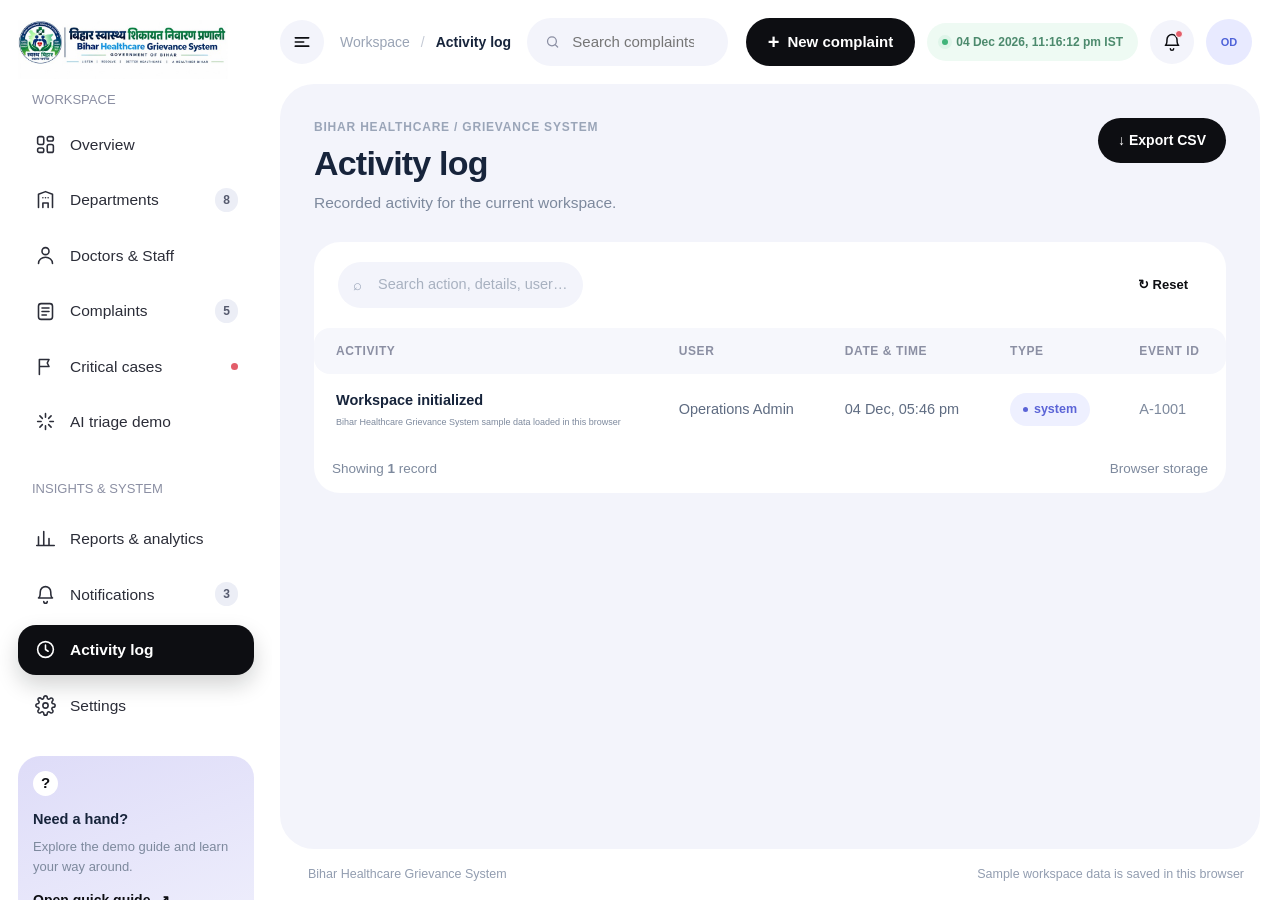
<file: activity-log.html>
<!doctype html>
<html lang="en">
<head>
  <meta charset="utf-8">
  <meta name="viewport" content="width=device-width, initial-scale=1">
  <meta name="theme-color" content="#f7f9fc">
  <meta name="referrer" content="no-referrer">
  <meta http-equiv="Content-Security-Policy" content="default-src 'self'; script-src 'self' https://cdn.jsdelivr.net; style-src 'self' 'unsafe-inline'; font-src 'self'; img-src 'self' data:; connect-src 'self'; object-src 'none'; base-uri 'none'; form-action 'none'">
  <title>Activity log · Bihar Healthcare Grievance System</title>
  <link rel="stylesheet" href="css/base.css">
  <link rel="stylesheet" href="css/pages/activity-log.css">
</head>
<body>
  <div class="app-shell">
    <aside class="sidebar" id="sidebar">
      <a class="brand" href="index.html" aria-label="Bihar Healthcare Grievance System home"><img src="assets/bihar-healthcare-logo-optimized.jpg" alt="Bihar Healthcare Grievance System — Government of Bihar" width="678" height="226" fetchpriority="high"></a>
      <div class="side-label">WORKSPACE</div>
      <nav class="nav-list" aria-label="Main navigation">
        <a class="nav-item" href="index.html"><span class="nav-icon"><svg viewBox="0 0 24 24" fill="none" stroke="currentColor" stroke-width="1.8" stroke-linecap="round" stroke-linejoin="round"><rect x="3" y="3" width="7" height="9" rx="2"/><rect x="14" y="3" width="7" height="5" rx="2"/><rect x="14" y="12" width="7" height="9" rx="2"/><rect x="3" y="16" width="7" height="5" rx="2"/></svg></span><span>Overview</span></a>
        <a class="nav-item" href="departments.html"><span class="nav-icon"><svg viewBox="0 0 24 24" fill="none" stroke="currentColor" stroke-width="1.8" stroke-linecap="round" stroke-linejoin="round"><path d="M4 21V6l8-3 8 3v15"/><path d="M9 21v-5h6v5M9 10h.01M15 10h.01M12 10h.01"/></svg></span><span>Departments</span><span class="nav-count" id="departmentNavCount">8</span></a>
        <a class="nav-item" href="staff.html"><span class="nav-icon"><svg viewBox="0 0 24 24" fill="none" stroke="currentColor" stroke-width="1.8" stroke-linecap="round" stroke-linejoin="round"><circle cx="12" cy="7" r="4"/><path d="M4 21c0-4 3.5-7 8-7s8 3 8 7"/></svg></span><span>Doctors &amp; Staff</span></a>
        <a class="nav-item" href="complaints.html"><span class="nav-icon"><svg viewBox="0 0 24 24" fill="none" stroke="currentColor" stroke-width="1.8" stroke-linecap="round" stroke-linejoin="round"><rect x="4" y="3" width="16" height="18" rx="3"/><path d="M8 8h8M8 12h8M8 16h5"/></svg></span><span>Complaints</span><span class="nav-count" id="complaintNavCount">0</span></a>
        <a class="nav-item" href="critical-cases.html"><span class="nav-icon"><svg viewBox="0 0 24 24" fill="none" stroke="currentColor" stroke-width="1.8" stroke-linecap="round" stroke-linejoin="round"><path d="M5 21V4M5 4h11l-2 4 2 4H5"/></svg></span><span>Critical cases</span><span class="nav-dot"></span></a>
        <a class="nav-item" href="ai-triage.html"><span class="nav-icon"><svg viewBox="0 0 24 24" fill="none" stroke="currentColor" stroke-width="1.8" stroke-linecap="round" stroke-linejoin="round"><path d="M12 3v4M12 17v4M3 12h4M17 12h4M5.6 5.6l2.8 2.8M15.6 15.6l2.8 2.8M18.4 5.6l-2.8 2.8M8.4 15.6l-2.8 2.8"/></svg></span><span>AI triage demo</span></a>
        <div class="side-label side-label-spaced">INSIGHTS &amp; SYSTEM</div>
        <a class="nav-item" href="reports.html"><span class="nav-icon"><svg viewBox="0 0 24 24" fill="none" stroke="currentColor" stroke-width="1.8" stroke-linecap="round" stroke-linejoin="round"><path d="M4 20V10M10 20V4M16 20v-8M22 20H2"/></svg></span><span>Reports &amp; analytics</span></a>
        <a class="nav-item" href="notifications.html"><span class="nav-icon"><svg viewBox="0 0 24 24" fill="none" stroke="currentColor" stroke-width="1.8" stroke-linecap="round" stroke-linejoin="round"><path d="M6 9a6 6 0 0 1 12 0c0 6 2 7 2 7H4s2-1 2-7z"/><path d="M10 20a2 2 0 0 0 4 0"/></svg></span><span>Notifications</span><span class="nav-count" id="notificationNavCount">3</span></a>
        <a class="nav-item active" href="activity-log.html" aria-current="page"><span class="nav-icon"><svg viewBox="0 0 24 24" fill="none" stroke="currentColor" stroke-width="1.8" stroke-linecap="round" stroke-linejoin="round"><circle cx="12" cy="12" r="9"/><path d="M12 7v5l3 2"/></svg></span><span>Activity log</span></a>
        <a class="nav-item" href="settings.html"><span class="nav-icon"><svg viewBox="0 0 24 24" fill="none" stroke="currentColor" stroke-width="1.8" stroke-linecap="round" stroke-linejoin="round"><circle cx="12" cy="12" r="3"/><path d="M19.4 15a1.7 1.7 0 0 0 .3 1.9l.1.1a2 2 0 1 1-2.8 2.8l-.1-.1a1.7 1.7 0 0 0-1.9-.3 1.7 1.7 0 0 0-1 1.5V21a2 2 0 1 1-4 0v-.1a1.7 1.7 0 0 0-1.1-1.5 1.7 1.7 0 0 0-1.9.3l-.1.1a2 2 0 1 1-2.8-2.8l.1-.1a1.7 1.7 0 0 0 .3-1.9 1.7 1.7 0 0 0-1.5-1H3a2 2 0 1 1 0-4h.1a1.7 1.7 0 0 0 1.5-1.1 1.7 1.7 0 0 0-.3-1.9l-.1-.1a2 2 0 1 1 2.8-2.8l.1.1a1.7 1.7 0 0 0 1.9.3H9a1.7 1.7 0 0 0 1-1.5V3a2 2 0 1 1 4 0v.1a1.7 1.7 0 0 0 1 1.5 1.7 1.7 0 0 0 1.9-.3l.1-.1a2 2 0 1 1 2.8 2.8l-.1.1a1.7 1.7 0 0 0-.3 1.9V9a1.7 1.7 0 0 0 1.5 1H21a2 2 0 1 1 0 4h-.1a1.7 1.7 0 0 0-1.5 1z"/></svg></span><span>Settings</span></a>
      </nav>
      <div class="sidebar-bottom">
        <div class="support-card"><div class="support-icon">?</div><strong>Need a hand?</strong><p>Explore the demo guide and learn your way around.</p><button type="button" class="text-button" id="openGuide">Open quick guide <span>↗</span></button></div>
        <div class="user-mini"><a class="user-profile-link" href="admin-profile.html" aria-label="Open Operations Admin profile"><span class="avatar avatar-indigo">OD</span><span class="user-mini-copy"><strong>Operations Admin</strong><small>Administrator · Demo</small></span></a><button type="button" class="icon-button" id="profileMenu" aria-label="Operations Admin profile">•••</button></div>
      </div>
    </aside>

    <main class="main-area">
      <header class="topbar">
        <div class="topbar-left"><button type="button" class="icon-button mobile-menu" id="mobileMenu" aria-label="Toggle sidebar" title="Toggle sidebar"><svg width="20" height="20" viewBox="0 0 24 24" fill="none" stroke="currentColor" stroke-width="2" stroke-linecap="round"><path d="M4 7h16M4 12h10M4 17h16"/></svg></button><div class="breadcrumb"><span>Workspace</span><span class="crumb-sep">/</span><strong id="breadcrumbCurrent">Activity log</strong></div><label class="top-search"><svg width="18" height="18" viewBox="0 0 24 24" fill="none" stroke="currentColor" stroke-width="2" stroke-linecap="round"><circle cx="11" cy="11" r="7"/><path d="m20 20-3.5-3.5"/></svg><input id="globalSearch" type="search" placeholder="Search complaints…" autocomplete="off"></label></div>
        <div class="topbar-actions">
          <button type="button" class="add-pill" data-action="new-complaint"><span>+</span> New complaint</button>
          <div class="system-status" title="Live time in India Standard Time"><span class="status-pulse"></span><time class="live-clock-full" id="liveClock" aria-live="off"></time><time class="live-clock-time" id="liveClockTime" aria-live="off"></time></div>
          <button type="button" class="icon-button notification-button" id="topNotifications" aria-label="Notifications"><svg width="20" height="20" viewBox="0 0 24 24" fill="none" stroke="currentColor" stroke-width="1.8" stroke-linecap="round" stroke-linejoin="round"><path d="M6 9a6 6 0 0 1 12 0c0 6 2 7 2 7H4s2-1 2-7z"/><path d="M10 20a2 2 0 0 0 4 0"/></svg><i></i></button>
          <a class="avatar avatar-indigo avatar-top profile-avatar-link" href="admin-profile.html" aria-label="Open Operations Admin profile">OD</a>
        </div>
      </header>
      <div class="page-content" id="pageContent" tabindex="-1"><noscript><p>This application needs JavaScript to run.</p></noscript></div>
      <footer class="app-footer"><span>Bihar Healthcare Grievance System</span><span>Sample workspace data is saved in this browser</span></footer>
    </main>
  </div>

  <button type="button" class="sidebar-scrim" id="sidebarScrim" aria-label="Close navigation" hidden></button>
  <div class="toast-region" id="toastRegion" aria-live="polite"></div>
  <div class="modal-backdrop" id="modalBackdrop" hidden>
    <section class="modal" role="dialog" aria-modal="true" aria-labelledby="modalTitle">
      <header class="modal-header"><div><div class="eyebrow" id="modalEyebrow">WORKSPACE</div><h2 id="modalTitle">Edit record</h2></div><button type="button" class="icon-button" id="modalClose" aria-label="Close dialog">×</button></header>
      <div class="modal-body" id="modalBody"></div>
      <footer class="modal-footer" id="modalFooter"></footer>
    </section>
  </div>
  <script src="js/core/api-config.js"></script>
  <script src="js/core/api.js"></script>
  <script src="js/core/store.js"></script>
  <script src="js/core/utils.js"></script>
  <script src="js/core/ui.js"></script>
  <script src="js/core/records.js"></script>
  <script src="js/core/layout.js"></script>
  <script src="js/core/page.js"></script>
  <script src="js/pages/activity-log.js"></script>
</body>
</html>
</file>
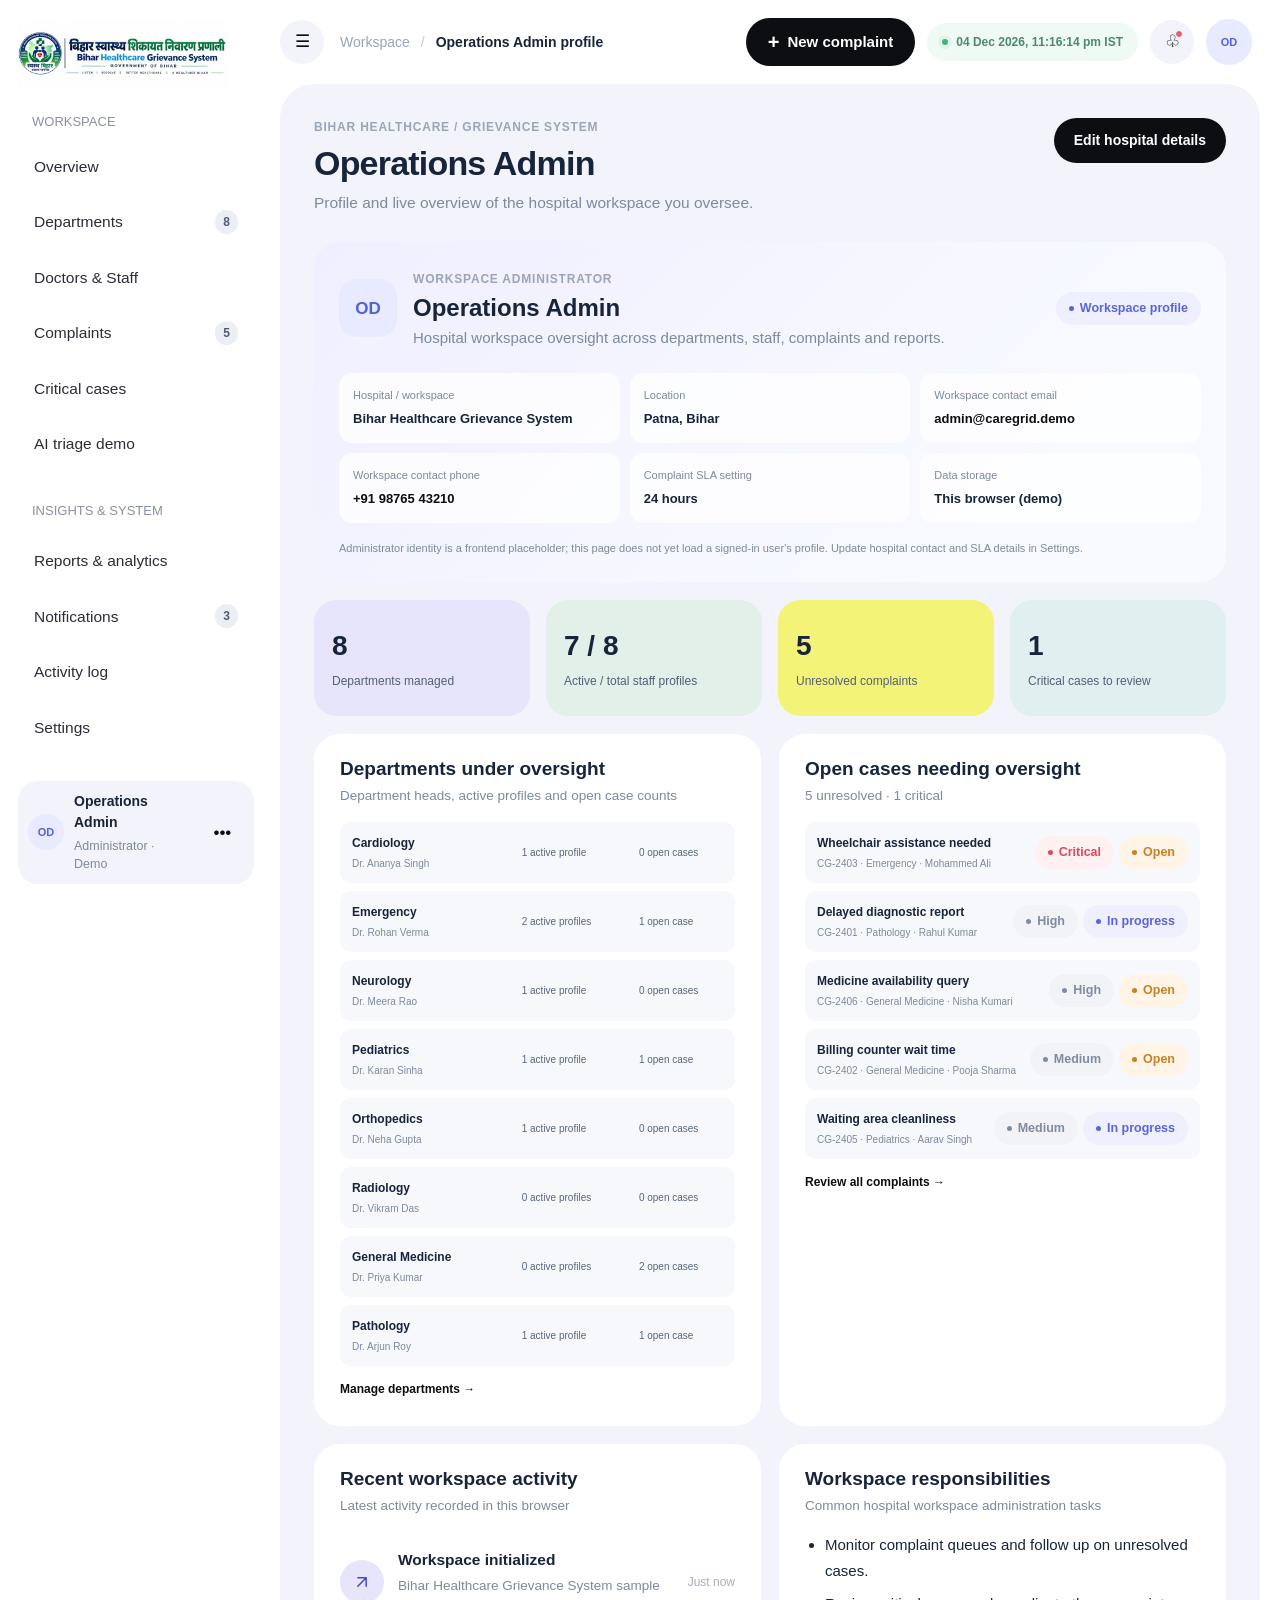
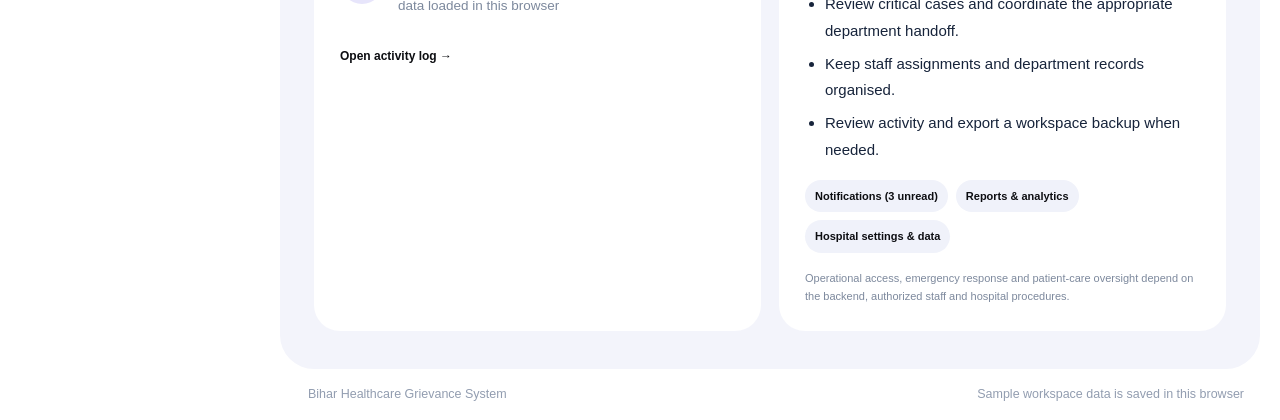
<file: admin-profile.html>
<!doctype html>
<html lang="en">
<head>
  <meta charset="utf-8">
  <meta name="viewport" content="width=device-width, initial-scale=1">
  <meta name="theme-color" content="#f7f9fc">
  <meta name="referrer" content="no-referrer">
  <meta http-equiv="Content-Security-Policy" content="default-src 'self'; script-src 'self' https://cdn.jsdelivr.net; style-src 'self' 'unsafe-inline'; font-src 'self'; img-src 'self' data:; connect-src 'self'; object-src 'none'; base-uri 'none'; form-action 'none'">
  <title>Operations Admin · Bihar Healthcare Grievance System</title>
  <link rel="stylesheet" href="css/base.css">
  <link rel="stylesheet" href="css/pages/admin-profile.css">
</head>
<body>
  <div class="app-shell">
    <aside class="sidebar" id="sidebar">
      <a class="brand" href="index.html" aria-label="Bihar Healthcare Grievance System home"><img src="assets/bihar-healthcare-logo-optimized.jpg" alt="Bihar Healthcare Grievance System — Government of Bihar" width="678" height="226" fetchpriority="high"></a>
      <div class="side-label">WORKSPACE</div>
      <nav class="nav-list" aria-label="Main navigation">
        <a class="nav-item" href="index.html"><span>Overview</span></a>
        <a class="nav-item" href="departments.html"><span>Departments</span><span class="nav-count" id="departmentNavCount">0</span></a>
        <a class="nav-item" href="staff.html"><span>Doctors &amp; Staff</span></a>
        <a class="nav-item" href="complaints.html"><span>Complaints</span><span class="nav-count" id="complaintNavCount">0</span></a>
        <a class="nav-item" href="critical-cases.html"><span>Critical cases</span></a>
        <a class="nav-item" href="ai-triage.html"><span>AI triage demo</span></a>
        <div class="side-label side-label-spaced">INSIGHTS &amp; SYSTEM</div>
        <a class="nav-item" href="reports.html"><span>Reports &amp; analytics</span></a>
        <a class="nav-item" href="notifications.html"><span>Notifications</span><span class="nav-count" id="notificationNavCount">0</span></a>
        <a class="nav-item" href="activity-log.html"><span>Activity log</span></a>
        <a class="nav-item" href="settings.html"><span>Settings</span></a>
      </nav>
      <div class="sidebar-bottom">
        <div class="user-mini"><a class="user-profile-link" href="admin-profile.html" aria-current="page"><span class="avatar avatar-indigo">OD</span><span class="user-mini-copy"><strong>Operations Admin</strong><small>Administrator · Demo</small></span></a><button type="button" class="icon-button" id="profileMenu" aria-label="Operations Admin profile">•••</button></div>
      </div>
    </aside>
    <main class="main-area">
      <header class="topbar">
        <div class="topbar-left"><button type="button" class="icon-button mobile-menu" id="mobileMenu" aria-label="Toggle sidebar" title="Toggle sidebar">☰</button><div class="breadcrumb"><span>Workspace</span><span class="crumb-sep">/</span><strong>Operations Admin profile</strong></div></div>
        <div class="topbar-actions">
          <button type="button" class="add-pill" data-action="new-complaint"><span>+</span> New complaint</button>
          <div class="system-status" title="Live time in India Standard Time"><span class="status-pulse"></span><time class="live-clock-full" id="liveClock" aria-live="off"></time><time class="live-clock-time" id="liveClockTime" aria-live="off"></time></div>
          <button type="button" class="icon-button notification-button" id="topNotifications" aria-label="Notifications">♧<i></i></button>
          <a class="avatar avatar-indigo avatar-top profile-avatar-link" href="admin-profile.html" aria-label="Operations Admin profile" aria-current="page">OD</a>
        </div>
      </header>
      <div class="page-content" id="pageContent" tabindex="-1"><noscript><p>This application needs JavaScript to run.</p></noscript></div>
      <footer class="app-footer"><span>Bihar Healthcare Grievance System</span><span>Sample workspace data is saved in this browser</span></footer>
    </main>
  </div>
  <button type="button" class="sidebar-scrim" id="sidebarScrim" aria-label="Close navigation" hidden></button>
  <div class="toast-region" id="toastRegion" aria-live="polite"></div>
  <div class="modal-backdrop" id="modalBackdrop" hidden>
    <section class="modal" role="dialog" aria-modal="true" aria-labelledby="modalTitle">
      <header class="modal-header"><div><div class="eyebrow" id="modalEyebrow">WORKSPACE</div><h2 id="modalTitle">Edit record</h2></div><button type="button" class="icon-button" id="modalClose" aria-label="Close dialog">×</button></header>
      <div class="modal-body" id="modalBody"></div>
      <footer class="modal-footer" id="modalFooter"></footer>
    </section>
  </div>
  <script src="js/core/api-config.js"></script>
  <script src="js/core/api.js"></script>
  <script src="js/core/store.js"></script>
  <script src="js/core/utils.js"></script>
  <script src="js/core/ui.js"></script>
  <script src="js/core/records.js"></script>
  <script src="js/core/layout.js"></script>
  <script src="js/core/page.js"></script>
  <script src="js/pages/admin-profile.js"></script>
</body>
</html>
</file>
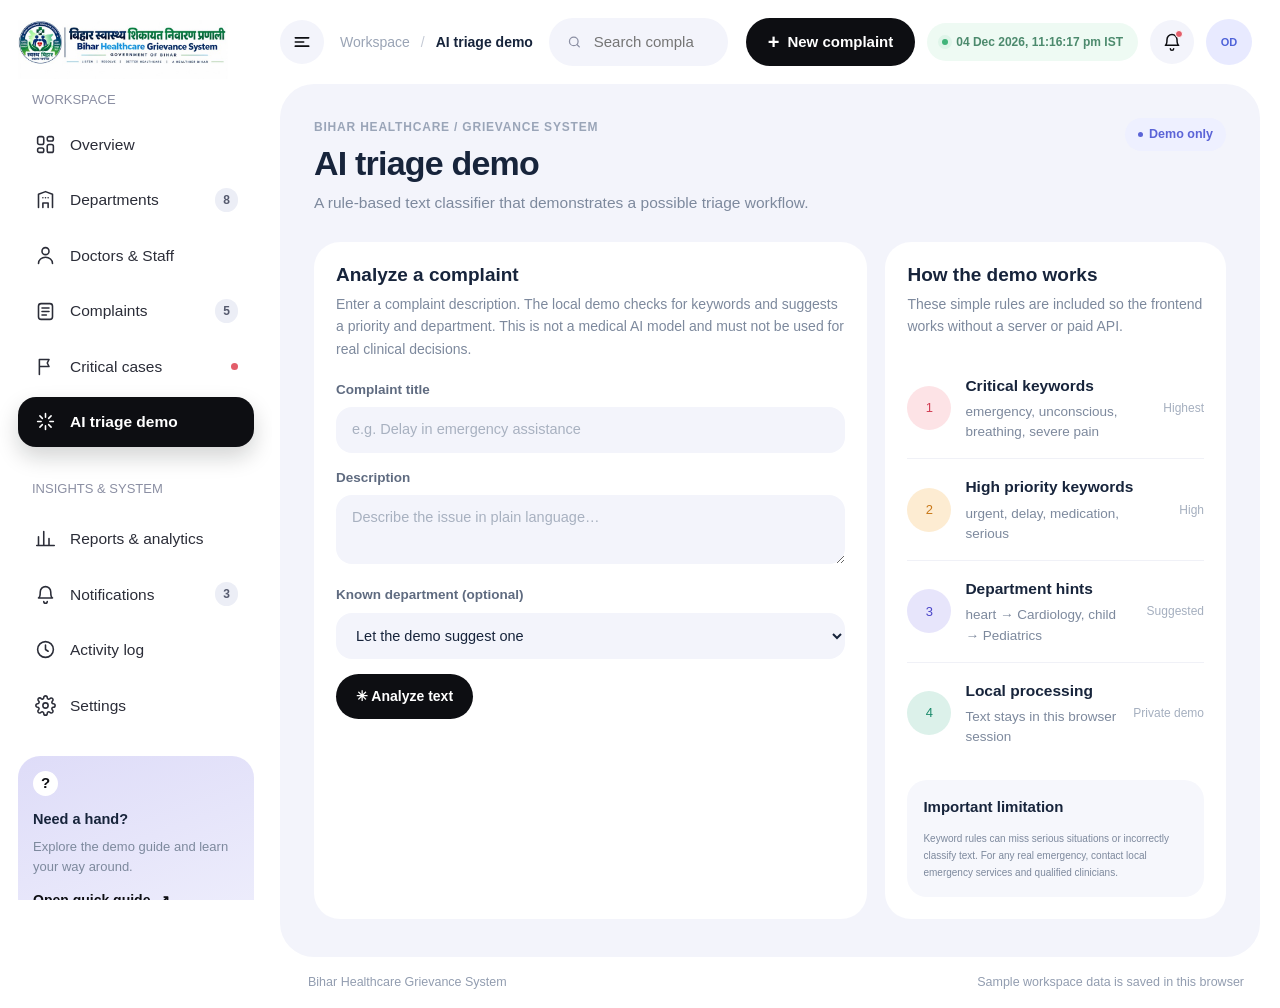
<file: ai-triage.html>
<!doctype html>
<html lang="en">
<head>
  <meta charset="utf-8">
  <meta name="viewport" content="width=device-width, initial-scale=1">
  <meta name="theme-color" content="#f7f9fc">
  <meta name="referrer" content="no-referrer">
  <meta http-equiv="Content-Security-Policy" content="default-src 'self'; script-src 'self' https://cdn.jsdelivr.net; style-src 'self' 'unsafe-inline'; font-src 'self'; img-src 'self' data:; connect-src 'self'; object-src 'none'; base-uri 'none'; form-action 'none'">
  <title>AI triage demo · Bihar Healthcare Grievance System</title>
  <link rel="stylesheet" href="css/base.css">
  <link rel="stylesheet" href="css/pages/ai-triage.css">
</head>
<body>
  <div class="app-shell">
    <aside class="sidebar" id="sidebar">
      <a class="brand" href="index.html" aria-label="Bihar Healthcare Grievance System home"><img src="assets/bihar-healthcare-logo-optimized.jpg" alt="Bihar Healthcare Grievance System — Government of Bihar" width="678" height="226" fetchpriority="high"></a>
      <div class="side-label">WORKSPACE</div>
      <nav class="nav-list" aria-label="Main navigation">
        <a class="nav-item" href="index.html"><span class="nav-icon"><svg viewBox="0 0 24 24" fill="none" stroke="currentColor" stroke-width="1.8" stroke-linecap="round" stroke-linejoin="round"><rect x="3" y="3" width="7" height="9" rx="2"/><rect x="14" y="3" width="7" height="5" rx="2"/><rect x="14" y="12" width="7" height="9" rx="2"/><rect x="3" y="16" width="7" height="5" rx="2"/></svg></span><span>Overview</span></a>
        <a class="nav-item" href="departments.html"><span class="nav-icon"><svg viewBox="0 0 24 24" fill="none" stroke="currentColor" stroke-width="1.8" stroke-linecap="round" stroke-linejoin="round"><path d="M4 21V6l8-3 8 3v15"/><path d="M9 21v-5h6v5M9 10h.01M15 10h.01M12 10h.01"/></svg></span><span>Departments</span><span class="nav-count" id="departmentNavCount">8</span></a>
        <a class="nav-item" href="staff.html"><span class="nav-icon"><svg viewBox="0 0 24 24" fill="none" stroke="currentColor" stroke-width="1.8" stroke-linecap="round" stroke-linejoin="round"><circle cx="12" cy="7" r="4"/><path d="M4 21c0-4 3.5-7 8-7s8 3 8 7"/></svg></span><span>Doctors &amp; Staff</span></a>
        <a class="nav-item" href="complaints.html"><span class="nav-icon"><svg viewBox="0 0 24 24" fill="none" stroke="currentColor" stroke-width="1.8" stroke-linecap="round" stroke-linejoin="round"><rect x="4" y="3" width="16" height="18" rx="3"/><path d="M8 8h8M8 12h8M8 16h5"/></svg></span><span>Complaints</span><span class="nav-count" id="complaintNavCount">0</span></a>
        <a class="nav-item" href="critical-cases.html"><span class="nav-icon"><svg viewBox="0 0 24 24" fill="none" stroke="currentColor" stroke-width="1.8" stroke-linecap="round" stroke-linejoin="round"><path d="M5 21V4M5 4h11l-2 4 2 4H5"/></svg></span><span>Critical cases</span><span class="nav-dot"></span></a>
        <a class="nav-item active" href="ai-triage.html" aria-current="page"><span class="nav-icon"><svg viewBox="0 0 24 24" fill="none" stroke="currentColor" stroke-width="1.8" stroke-linecap="round" stroke-linejoin="round"><path d="M12 3v4M12 17v4M3 12h4M17 12h4M5.6 5.6l2.8 2.8M15.6 15.6l2.8 2.8M18.4 5.6l-2.8 2.8M8.4 15.6l-2.8 2.8"/></svg></span><span>AI triage demo</span></a>
        <div class="side-label side-label-spaced">INSIGHTS &amp; SYSTEM</div>
        <a class="nav-item" href="reports.html"><span class="nav-icon"><svg viewBox="0 0 24 24" fill="none" stroke="currentColor" stroke-width="1.8" stroke-linecap="round" stroke-linejoin="round"><path d="M4 20V10M10 20V4M16 20v-8M22 20H2"/></svg></span><span>Reports &amp; analytics</span></a>
        <a class="nav-item" href="notifications.html"><span class="nav-icon"><svg viewBox="0 0 24 24" fill="none" stroke="currentColor" stroke-width="1.8" stroke-linecap="round" stroke-linejoin="round"><path d="M6 9a6 6 0 0 1 12 0c0 6 2 7 2 7H4s2-1 2-7z"/><path d="M10 20a2 2 0 0 0 4 0"/></svg></span><span>Notifications</span><span class="nav-count" id="notificationNavCount">3</span></a>
        <a class="nav-item" href="activity-log.html"><span class="nav-icon"><svg viewBox="0 0 24 24" fill="none" stroke="currentColor" stroke-width="1.8" stroke-linecap="round" stroke-linejoin="round"><circle cx="12" cy="12" r="9"/><path d="M12 7v5l3 2"/></svg></span><span>Activity log</span></a>
        <a class="nav-item" href="settings.html"><span class="nav-icon"><svg viewBox="0 0 24 24" fill="none" stroke="currentColor" stroke-width="1.8" stroke-linecap="round" stroke-linejoin="round"><circle cx="12" cy="12" r="3"/><path d="M19.4 15a1.7 1.7 0 0 0 .3 1.9l.1.1a2 2 0 1 1-2.8 2.8l-.1-.1a1.7 1.7 0 0 0-1.9-.3 1.7 1.7 0 0 0-1 1.5V21a2 2 0 1 1-4 0v-.1a1.7 1.7 0 0 0-1.1-1.5 1.7 1.7 0 0 0-1.9.3l-.1.1a2 2 0 1 1-2.8-2.8l.1-.1a1.7 1.7 0 0 0 .3-1.9 1.7 1.7 0 0 0-1.5-1H3a2 2 0 1 1 0-4h.1a1.7 1.7 0 0 0 1.5-1.1 1.7 1.7 0 0 0-.3-1.9l-.1-.1a2 2 0 1 1 2.8-2.8l.1.1a1.7 1.7 0 0 0 1.9.3H9a1.7 1.7 0 0 0 1-1.5V3a2 2 0 1 1 4 0v.1a1.7 1.7 0 0 0 1 1.5 1.7 1.7 0 0 0 1.9-.3l.1-.1a2 2 0 1 1 2.8 2.8l-.1.1a1.7 1.7 0 0 0-.3 1.9V9a1.7 1.7 0 0 0 1.5 1H21a2 2 0 1 1 0 4h-.1a1.7 1.7 0 0 0-1.5 1z"/></svg></span><span>Settings</span></a>
      </nav>
      <div class="sidebar-bottom">
        <div class="support-card"><div class="support-icon">?</div><strong>Need a hand?</strong><p>Explore the demo guide and learn your way around.</p><button type="button" class="text-button" id="openGuide">Open quick guide <span>↗</span></button></div>
        <div class="user-mini"><a class="user-profile-link" href="admin-profile.html" aria-label="Open Operations Admin profile"><span class="avatar avatar-indigo">OD</span><span class="user-mini-copy"><strong>Operations Admin</strong><small>Administrator · Demo</small></span></a><button type="button" class="icon-button" id="profileMenu" aria-label="Operations Admin profile">•••</button></div>
      </div>
    </aside>

    <main class="main-area">
      <header class="topbar">
        <div class="topbar-left"><button type="button" class="icon-button mobile-menu" id="mobileMenu" aria-label="Toggle sidebar" title="Toggle sidebar"><svg width="20" height="20" viewBox="0 0 24 24" fill="none" stroke="currentColor" stroke-width="2" stroke-linecap="round"><path d="M4 7h16M4 12h10M4 17h16"/></svg></button><div class="breadcrumb"><span>Workspace</span><span class="crumb-sep">/</span><strong id="breadcrumbCurrent">AI triage demo</strong></div><label class="top-search"><svg width="18" height="18" viewBox="0 0 24 24" fill="none" stroke="currentColor" stroke-width="2" stroke-linecap="round"><circle cx="11" cy="11" r="7"/><path d="m20 20-3.5-3.5"/></svg><input id="globalSearch" type="search" placeholder="Search complaints…" autocomplete="off"></label></div>
        <div class="topbar-actions">
          <button type="button" class="add-pill" data-action="new-complaint"><span>+</span> New complaint</button>
          <div class="system-status" title="Live time in India Standard Time"><span class="status-pulse"></span><time class="live-clock-full" id="liveClock" aria-live="off"></time><time class="live-clock-time" id="liveClockTime" aria-live="off"></time></div>
          <button type="button" class="icon-button notification-button" id="topNotifications" aria-label="Notifications"><svg width="20" height="20" viewBox="0 0 24 24" fill="none" stroke="currentColor" stroke-width="1.8" stroke-linecap="round" stroke-linejoin="round"><path d="M6 9a6 6 0 0 1 12 0c0 6 2 7 2 7H4s2-1 2-7z"/><path d="M10 20a2 2 0 0 0 4 0"/></svg><i></i></button>
          <a class="avatar avatar-indigo avatar-top profile-avatar-link" href="admin-profile.html" aria-label="Open Operations Admin profile">OD</a>
        </div>
      </header>
      <div class="page-content" id="pageContent" tabindex="-1"><noscript><p>This application needs JavaScript to run.</p></noscript></div>
      <footer class="app-footer"><span>Bihar Healthcare Grievance System</span><span>Sample workspace data is saved in this browser</span></footer>
    </main>
  </div>

  <button type="button" class="sidebar-scrim" id="sidebarScrim" aria-label="Close navigation" hidden></button>
  <div class="toast-region" id="toastRegion" aria-live="polite"></div>
  <div class="modal-backdrop" id="modalBackdrop" hidden>
    <section class="modal" role="dialog" aria-modal="true" aria-labelledby="modalTitle">
      <header class="modal-header"><div><div class="eyebrow" id="modalEyebrow">WORKSPACE</div><h2 id="modalTitle">Edit record</h2></div><button type="button" class="icon-button" id="modalClose" aria-label="Close dialog">×</button></header>
      <div class="modal-body" id="modalBody"></div>
      <footer class="modal-footer" id="modalFooter"></footer>
    </section>
  </div>
  <script src="js/core/api-config.js"></script>
  <script src="js/core/api.js"></script>
  <script src="js/core/store.js"></script>
  <script src="js/core/utils.js"></script>
  <script src="js/core/ui.js"></script>
  <script src="js/core/records.js"></script>
  <script src="js/core/layout.js"></script>
  <script src="js/core/page.js"></script>
  <script src="js/pages/ai-triage.js"></script>
</body>
</html>
</file>
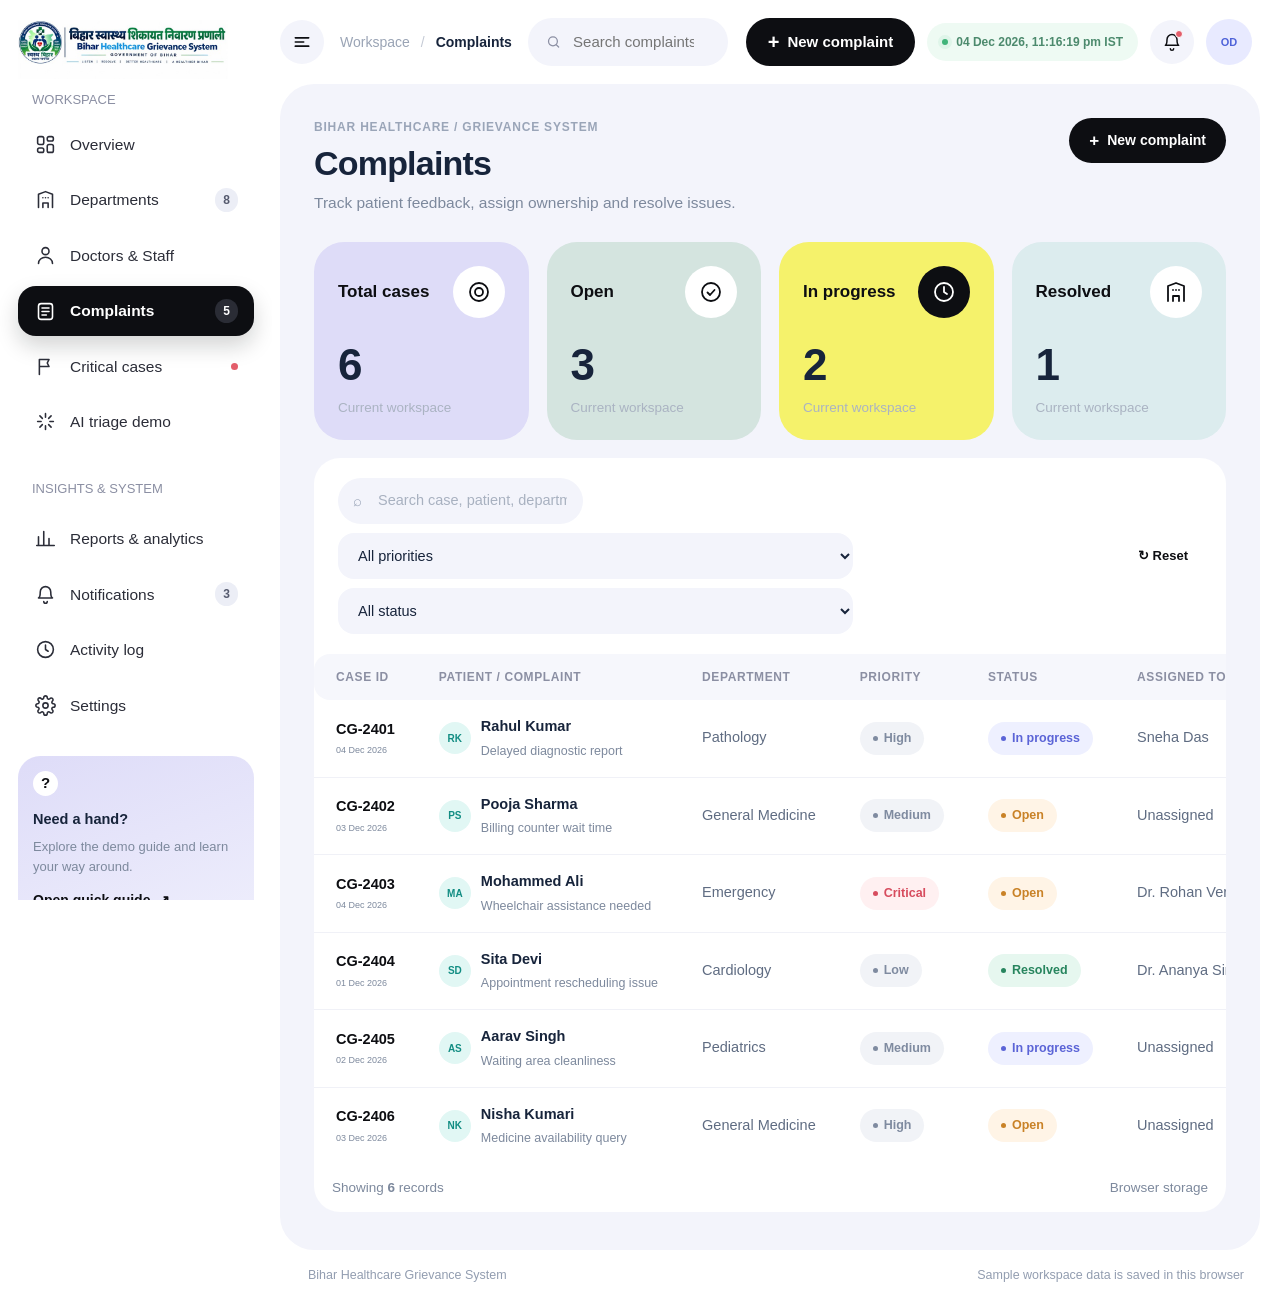
<file: complaints.html>
<!doctype html>
<html lang="en">
<head>
  <meta charset="utf-8">
  <meta name="viewport" content="width=device-width, initial-scale=1">
  <meta name="theme-color" content="#f7f9fc">
  <meta name="referrer" content="no-referrer">
  <meta http-equiv="Content-Security-Policy" content="default-src 'self'; script-src 'self' https://cdn.jsdelivr.net; style-src 'self' 'unsafe-inline'; font-src 'self'; img-src 'self' data:; connect-src 'self'; object-src 'none'; base-uri 'none'; form-action 'none'">
  <title>Complaints · Bihar Healthcare Grievance System</title>
  <link rel="stylesheet" href="css/base.css">
  <link rel="stylesheet" href="css/pages/complaints.css">
</head>
<body>
  <div class="app-shell">
    <aside class="sidebar" id="sidebar">
      <a class="brand" href="index.html" aria-label="Bihar Healthcare Grievance System home"><img src="assets/bihar-healthcare-logo-optimized.jpg" alt="Bihar Healthcare Grievance System — Government of Bihar" width="678" height="226" fetchpriority="high"></a>
      <div class="side-label">WORKSPACE</div>
      <nav class="nav-list" aria-label="Main navigation">
        <a class="nav-item" href="index.html"><span class="nav-icon"><svg viewBox="0 0 24 24" fill="none" stroke="currentColor" stroke-width="1.8" stroke-linecap="round" stroke-linejoin="round"><rect x="3" y="3" width="7" height="9" rx="2"/><rect x="14" y="3" width="7" height="5" rx="2"/><rect x="14" y="12" width="7" height="9" rx="2"/><rect x="3" y="16" width="7" height="5" rx="2"/></svg></span><span>Overview</span></a>
        <a class="nav-item" href="departments.html"><span class="nav-icon"><svg viewBox="0 0 24 24" fill="none" stroke="currentColor" stroke-width="1.8" stroke-linecap="round" stroke-linejoin="round"><path d="M4 21V6l8-3 8 3v15"/><path d="M9 21v-5h6v5M9 10h.01M15 10h.01M12 10h.01"/></svg></span><span>Departments</span><span class="nav-count" id="departmentNavCount">8</span></a>
        <a class="nav-item" href="staff.html"><span class="nav-icon"><svg viewBox="0 0 24 24" fill="none" stroke="currentColor" stroke-width="1.8" stroke-linecap="round" stroke-linejoin="round"><circle cx="12" cy="7" r="4"/><path d="M4 21c0-4 3.5-7 8-7s8 3 8 7"/></svg></span><span>Doctors &amp; Staff</span></a>
        <a class="nav-item active" href="complaints.html" aria-current="page"><span class="nav-icon"><svg viewBox="0 0 24 24" fill="none" stroke="currentColor" stroke-width="1.8" stroke-linecap="round" stroke-linejoin="round"><rect x="4" y="3" width="16" height="18" rx="3"/><path d="M8 8h8M8 12h8M8 16h5"/></svg></span><span>Complaints</span><span class="nav-count" id="complaintNavCount">0</span></a>
        <a class="nav-item" href="critical-cases.html"><span class="nav-icon"><svg viewBox="0 0 24 24" fill="none" stroke="currentColor" stroke-width="1.8" stroke-linecap="round" stroke-linejoin="round"><path d="M5 21V4M5 4h11l-2 4 2 4H5"/></svg></span><span>Critical cases</span><span class="nav-dot"></span></a>
        <a class="nav-item" href="ai-triage.html"><span class="nav-icon"><svg viewBox="0 0 24 24" fill="none" stroke="currentColor" stroke-width="1.8" stroke-linecap="round" stroke-linejoin="round"><path d="M12 3v4M12 17v4M3 12h4M17 12h4M5.6 5.6l2.8 2.8M15.6 15.6l2.8 2.8M18.4 5.6l-2.8 2.8M8.4 15.6l-2.8 2.8"/></svg></span><span>AI triage demo</span></a>
        <div class="side-label side-label-spaced">INSIGHTS &amp; SYSTEM</div>
        <a class="nav-item" href="reports.html"><span class="nav-icon"><svg viewBox="0 0 24 24" fill="none" stroke="currentColor" stroke-width="1.8" stroke-linecap="round" stroke-linejoin="round"><path d="M4 20V10M10 20V4M16 20v-8M22 20H2"/></svg></span><span>Reports &amp; analytics</span></a>
        <a class="nav-item" href="notifications.html"><span class="nav-icon"><svg viewBox="0 0 24 24" fill="none" stroke="currentColor" stroke-width="1.8" stroke-linecap="round" stroke-linejoin="round"><path d="M6 9a6 6 0 0 1 12 0c0 6 2 7 2 7H4s2-1 2-7z"/><path d="M10 20a2 2 0 0 0 4 0"/></svg></span><span>Notifications</span><span class="nav-count" id="notificationNavCount">3</span></a>
        <a class="nav-item" href="activity-log.html"><span class="nav-icon"><svg viewBox="0 0 24 24" fill="none" stroke="currentColor" stroke-width="1.8" stroke-linecap="round" stroke-linejoin="round"><circle cx="12" cy="12" r="9"/><path d="M12 7v5l3 2"/></svg></span><span>Activity log</span></a>
        <a class="nav-item" href="settings.html"><span class="nav-icon"><svg viewBox="0 0 24 24" fill="none" stroke="currentColor" stroke-width="1.8" stroke-linecap="round" stroke-linejoin="round"><circle cx="12" cy="12" r="3"/><path d="M19.4 15a1.7 1.7 0 0 0 .3 1.9l.1.1a2 2 0 1 1-2.8 2.8l-.1-.1a1.7 1.7 0 0 0-1.9-.3 1.7 1.7 0 0 0-1 1.5V21a2 2 0 1 1-4 0v-.1a1.7 1.7 0 0 0-1.1-1.5 1.7 1.7 0 0 0-1.9.3l-.1.1a2 2 0 1 1-2.8-2.8l.1-.1a1.7 1.7 0 0 0 .3-1.9 1.7 1.7 0 0 0-1.5-1H3a2 2 0 1 1 0-4h.1a1.7 1.7 0 0 0 1.5-1.1 1.7 1.7 0 0 0-.3-1.9l-.1-.1a2 2 0 1 1 2.8-2.8l.1.1a1.7 1.7 0 0 0 1.9.3H9a1.7 1.7 0 0 0 1-1.5V3a2 2 0 1 1 4 0v.1a1.7 1.7 0 0 0 1 1.5 1.7 1.7 0 0 0 1.9-.3l.1-.1a2 2 0 1 1 2.8 2.8l-.1.1a1.7 1.7 0 0 0-.3 1.9V9a1.7 1.7 0 0 0 1.5 1H21a2 2 0 1 1 0 4h-.1a1.7 1.7 0 0 0-1.5 1z"/></svg></span><span>Settings</span></a>
      </nav>
      <div class="sidebar-bottom">
        <div class="support-card"><div class="support-icon">?</div><strong>Need a hand?</strong><p>Explore the demo guide and learn your way around.</p><button type="button" class="text-button" id="openGuide">Open quick guide <span>↗</span></button></div>
        <div class="user-mini"><a class="user-profile-link" href="admin-profile.html" aria-label="Open Operations Admin profile"><span class="avatar avatar-indigo">OD</span><span class="user-mini-copy"><strong>Operations Admin</strong><small>Administrator · Demo</small></span></a><button type="button" class="icon-button" id="profileMenu" aria-label="Operations Admin profile">•••</button></div>
      </div>
    </aside>

    <main class="main-area">
      <header class="topbar">
        <div class="topbar-left"><button type="button" class="icon-button mobile-menu" id="mobileMenu" aria-label="Toggle sidebar" title="Toggle sidebar"><svg width="20" height="20" viewBox="0 0 24 24" fill="none" stroke="currentColor" stroke-width="2" stroke-linecap="round"><path d="M4 7h16M4 12h10M4 17h16"/></svg></button><div class="breadcrumb"><span>Workspace</span><span class="crumb-sep">/</span><strong id="breadcrumbCurrent">Complaints</strong></div><label class="top-search"><svg width="18" height="18" viewBox="0 0 24 24" fill="none" stroke="currentColor" stroke-width="2" stroke-linecap="round"><circle cx="11" cy="11" r="7"/><path d="m20 20-3.5-3.5"/></svg><input id="globalSearch" type="search" placeholder="Search complaints…" autocomplete="off"></label></div>
        <div class="topbar-actions">
          <button type="button" class="add-pill" data-action="new-complaint"><span>+</span> New complaint</button>
          <div class="system-status" title="Live time in India Standard Time"><span class="status-pulse"></span><time class="live-clock-full" id="liveClock" aria-live="off"></time><time class="live-clock-time" id="liveClockTime" aria-live="off"></time></div>
          <button type="button" class="icon-button notification-button" id="topNotifications" aria-label="Notifications"><svg width="20" height="20" viewBox="0 0 24 24" fill="none" stroke="currentColor" stroke-width="1.8" stroke-linecap="round" stroke-linejoin="round"><path d="M6 9a6 6 0 0 1 12 0c0 6 2 7 2 7H4s2-1 2-7z"/><path d="M10 20a2 2 0 0 0 4 0"/></svg><i></i></button>
          <a class="avatar avatar-indigo avatar-top profile-avatar-link" href="admin-profile.html" aria-label="Open Operations Admin profile">OD</a>
        </div>
      </header>
      <div class="page-content" id="pageContent" tabindex="-1"><noscript><p>This application needs JavaScript to run.</p></noscript></div>
      <footer class="app-footer"><span>Bihar Healthcare Grievance System</span><span>Sample workspace data is saved in this browser</span></footer>
    </main>
  </div>

  <button type="button" class="sidebar-scrim" id="sidebarScrim" aria-label="Close navigation" hidden></button>
  <div class="toast-region" id="toastRegion" aria-live="polite"></div>
  <div class="modal-backdrop" id="modalBackdrop" hidden>
    <section class="modal" role="dialog" aria-modal="true" aria-labelledby="modalTitle">
      <header class="modal-header"><div><div class="eyebrow" id="modalEyebrow">WORKSPACE</div><h2 id="modalTitle">Edit record</h2></div><button type="button" class="icon-button" id="modalClose" aria-label="Close dialog">×</button></header>
      <div class="modal-body" id="modalBody"></div>
      <footer class="modal-footer" id="modalFooter"></footer>
    </section>
  </div>
  <script src="js/core/api-config.js"></script>
  <script src="js/core/api.js"></script>
  <script src="js/core/store.js"></script>
  <script src="js/core/utils.js"></script>
  <script src="js/core/ui.js"></script>
  <script src="js/core/records.js"></script>
  <script src="js/core/layout.js"></script>
  <script src="js/core/page.js"></script>
  <script src="js/core/complaint-list.js"></script>
  <script src="js/pages/complaints.js"></script>
</body>
</html>
</file>
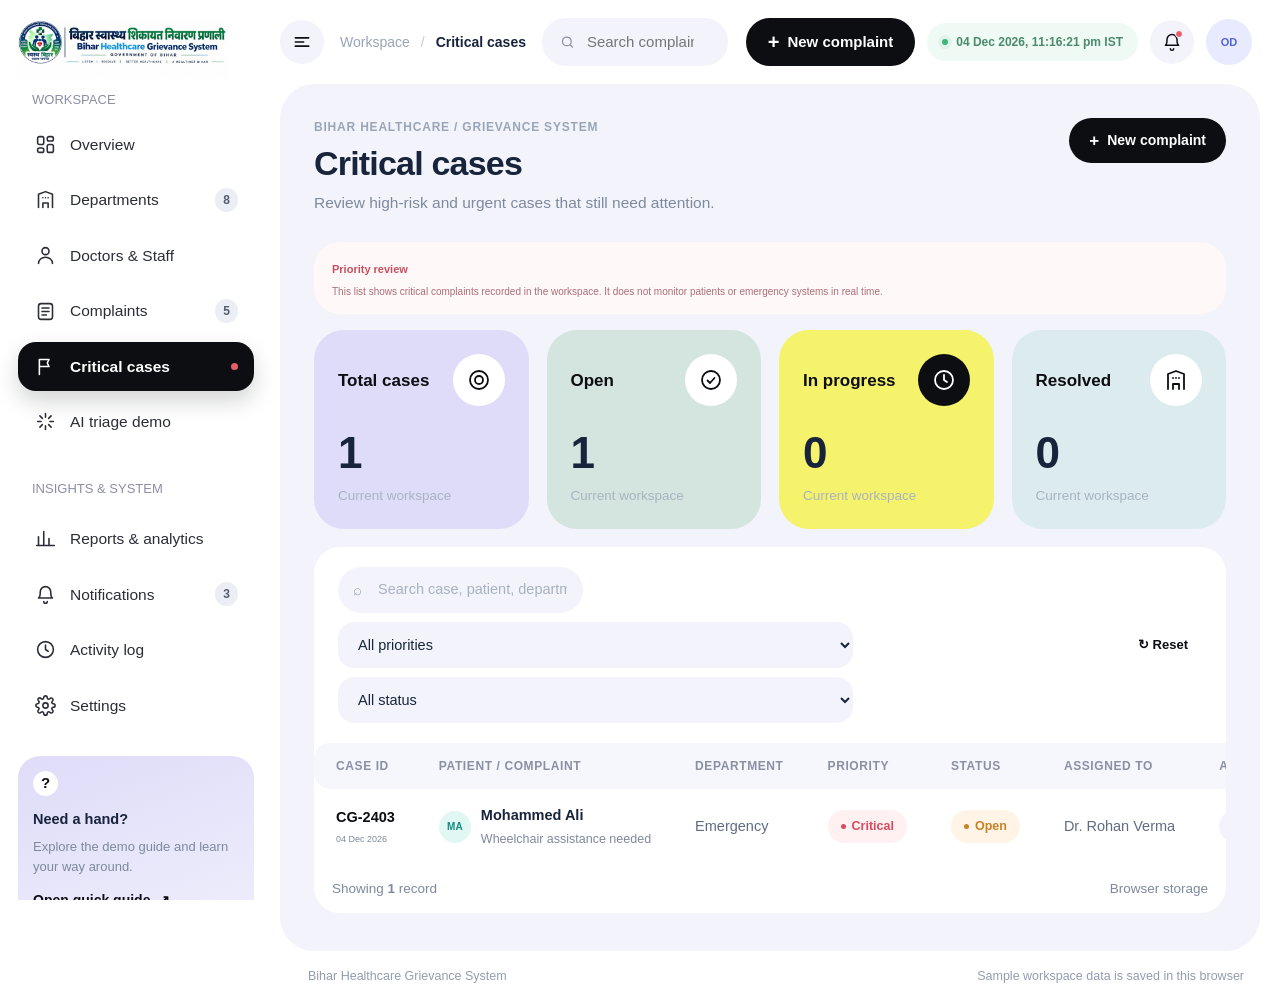
<file: critical-cases.html>
<!doctype html>
<html lang="en">
<head>
  <meta charset="utf-8">
  <meta name="viewport" content="width=device-width, initial-scale=1">
  <meta name="theme-color" content="#f7f9fc">
  <meta name="referrer" content="no-referrer">
  <meta http-equiv="Content-Security-Policy" content="default-src 'self'; script-src 'self' https://cdn.jsdelivr.net; style-src 'self' 'unsafe-inline'; font-src 'self'; img-src 'self' data:; connect-src 'self'; object-src 'none'; base-uri 'none'; form-action 'none'">
  <title>Critical cases · Bihar Healthcare Grievance System</title>
  <link rel="stylesheet" href="css/base.css">
  <link rel="stylesheet" href="css/pages/complaints.css">
  <link rel="stylesheet" href="css/pages/critical-cases.css">
</head>
<body>
  <div class="app-shell">
    <aside class="sidebar" id="sidebar">
      <a class="brand" href="index.html" aria-label="Bihar Healthcare Grievance System home"><img src="assets/bihar-healthcare-logo-optimized.jpg" alt="Bihar Healthcare Grievance System — Government of Bihar" width="678" height="226" fetchpriority="high"></a>
      <div class="side-label">WORKSPACE</div>
      <nav class="nav-list" aria-label="Main navigation">
        <a class="nav-item" href="index.html"><span class="nav-icon"><svg viewBox="0 0 24 24" fill="none" stroke="currentColor" stroke-width="1.8" stroke-linecap="round" stroke-linejoin="round"><rect x="3" y="3" width="7" height="9" rx="2"/><rect x="14" y="3" width="7" height="5" rx="2"/><rect x="14" y="12" width="7" height="9" rx="2"/><rect x="3" y="16" width="7" height="5" rx="2"/></svg></span><span>Overview</span></a>
        <a class="nav-item" href="departments.html"><span class="nav-icon"><svg viewBox="0 0 24 24" fill="none" stroke="currentColor" stroke-width="1.8" stroke-linecap="round" stroke-linejoin="round"><path d="M4 21V6l8-3 8 3v15"/><path d="M9 21v-5h6v5M9 10h.01M15 10h.01M12 10h.01"/></svg></span><span>Departments</span><span class="nav-count" id="departmentNavCount">8</span></a>
        <a class="nav-item" href="staff.html"><span class="nav-icon"><svg viewBox="0 0 24 24" fill="none" stroke="currentColor" stroke-width="1.8" stroke-linecap="round" stroke-linejoin="round"><circle cx="12" cy="7" r="4"/><path d="M4 21c0-4 3.5-7 8-7s8 3 8 7"/></svg></span><span>Doctors &amp; Staff</span></a>
        <a class="nav-item" href="complaints.html"><span class="nav-icon"><svg viewBox="0 0 24 24" fill="none" stroke="currentColor" stroke-width="1.8" stroke-linecap="round" stroke-linejoin="round"><rect x="4" y="3" width="16" height="18" rx="3"/><path d="M8 8h8M8 12h8M8 16h5"/></svg></span><span>Complaints</span><span class="nav-count" id="complaintNavCount">0</span></a>
        <a class="nav-item active" href="critical-cases.html" aria-current="page"><span class="nav-icon"><svg viewBox="0 0 24 24" fill="none" stroke="currentColor" stroke-width="1.8" stroke-linecap="round" stroke-linejoin="round"><path d="M5 21V4M5 4h11l-2 4 2 4H5"/></svg></span><span>Critical cases</span><span class="nav-dot"></span></a>
        <a class="nav-item" href="ai-triage.html"><span class="nav-icon"><svg viewBox="0 0 24 24" fill="none" stroke="currentColor" stroke-width="1.8" stroke-linecap="round" stroke-linejoin="round"><path d="M12 3v4M12 17v4M3 12h4M17 12h4M5.6 5.6l2.8 2.8M15.6 15.6l2.8 2.8M18.4 5.6l-2.8 2.8M8.4 15.6l-2.8 2.8"/></svg></span><span>AI triage demo</span></a>
        <div class="side-label side-label-spaced">INSIGHTS &amp; SYSTEM</div>
        <a class="nav-item" href="reports.html"><span class="nav-icon"><svg viewBox="0 0 24 24" fill="none" stroke="currentColor" stroke-width="1.8" stroke-linecap="round" stroke-linejoin="round"><path d="M4 20V10M10 20V4M16 20v-8M22 20H2"/></svg></span><span>Reports &amp; analytics</span></a>
        <a class="nav-item" href="notifications.html"><span class="nav-icon"><svg viewBox="0 0 24 24" fill="none" stroke="currentColor" stroke-width="1.8" stroke-linecap="round" stroke-linejoin="round"><path d="M6 9a6 6 0 0 1 12 0c0 6 2 7 2 7H4s2-1 2-7z"/><path d="M10 20a2 2 0 0 0 4 0"/></svg></span><span>Notifications</span><span class="nav-count" id="notificationNavCount">3</span></a>
        <a class="nav-item" href="activity-log.html"><span class="nav-icon"><svg viewBox="0 0 24 24" fill="none" stroke="currentColor" stroke-width="1.8" stroke-linecap="round" stroke-linejoin="round"><circle cx="12" cy="12" r="9"/><path d="M12 7v5l3 2"/></svg></span><span>Activity log</span></a>
        <a class="nav-item" href="settings.html"><span class="nav-icon"><svg viewBox="0 0 24 24" fill="none" stroke="currentColor" stroke-width="1.8" stroke-linecap="round" stroke-linejoin="round"><circle cx="12" cy="12" r="3"/><path d="M19.4 15a1.7 1.7 0 0 0 .3 1.9l.1.1a2 2 0 1 1-2.8 2.8l-.1-.1a1.7 1.7 0 0 0-1.9-.3 1.7 1.7 0 0 0-1 1.5V21a2 2 0 1 1-4 0v-.1a1.7 1.7 0 0 0-1.1-1.5 1.7 1.7 0 0 0-1.9.3l-.1.1a2 2 0 1 1-2.8-2.8l.1-.1a1.7 1.7 0 0 0 .3-1.9 1.7 1.7 0 0 0-1.5-1H3a2 2 0 1 1 0-4h.1a1.7 1.7 0 0 0 1.5-1.1 1.7 1.7 0 0 0-.3-1.9l-.1-.1a2 2 0 1 1 2.8-2.8l.1.1a1.7 1.7 0 0 0 1.9.3H9a1.7 1.7 0 0 0 1-1.5V3a2 2 0 1 1 4 0v.1a1.7 1.7 0 0 0 1 1.5 1.7 1.7 0 0 0 1.9-.3l.1-.1a2 2 0 1 1 2.8 2.8l-.1.1a1.7 1.7 0 0 0-.3 1.9V9a1.7 1.7 0 0 0 1.5 1H21a2 2 0 1 1 0 4h-.1a1.7 1.7 0 0 0-1.5 1z"/></svg></span><span>Settings</span></a>
      </nav>
      <div class="sidebar-bottom">
        <div class="support-card"><div class="support-icon">?</div><strong>Need a hand?</strong><p>Explore the demo guide and learn your way around.</p><button type="button" class="text-button" id="openGuide">Open quick guide <span>↗</span></button></div>
        <div class="user-mini"><a class="user-profile-link" href="admin-profile.html" aria-label="Open Operations Admin profile"><span class="avatar avatar-indigo">OD</span><span class="user-mini-copy"><strong>Operations Admin</strong><small>Administrator · Demo</small></span></a><button type="button" class="icon-button" id="profileMenu" aria-label="Operations Admin profile">•••</button></div>
      </div>
    </aside>

    <main class="main-area">
      <header class="topbar">
        <div class="topbar-left"><button type="button" class="icon-button mobile-menu" id="mobileMenu" aria-label="Toggle sidebar" title="Toggle sidebar"><svg width="20" height="20" viewBox="0 0 24 24" fill="none" stroke="currentColor" stroke-width="2" stroke-linecap="round"><path d="M4 7h16M4 12h10M4 17h16"/></svg></button><div class="breadcrumb"><span>Workspace</span><span class="crumb-sep">/</span><strong id="breadcrumbCurrent">Critical cases</strong></div><label class="top-search"><svg width="18" height="18" viewBox="0 0 24 24" fill="none" stroke="currentColor" stroke-width="2" stroke-linecap="round"><circle cx="11" cy="11" r="7"/><path d="m20 20-3.5-3.5"/></svg><input id="globalSearch" type="search" placeholder="Search complaints…" autocomplete="off"></label></div>
        <div class="topbar-actions">
          <button type="button" class="add-pill" data-action="new-complaint"><span>+</span> New complaint</button>
          <div class="system-status" title="Live time in India Standard Time"><span class="status-pulse"></span><time class="live-clock-full" id="liveClock" aria-live="off"></time><time class="live-clock-time" id="liveClockTime" aria-live="off"></time></div>
          <button type="button" class="icon-button notification-button" id="topNotifications" aria-label="Notifications"><svg width="20" height="20" viewBox="0 0 24 24" fill="none" stroke="currentColor" stroke-width="1.8" stroke-linecap="round" stroke-linejoin="round"><path d="M6 9a6 6 0 0 1 12 0c0 6 2 7 2 7H4s2-1 2-7z"/><path d="M10 20a2 2 0 0 0 4 0"/></svg><i></i></button>
          <a class="avatar avatar-indigo avatar-top profile-avatar-link" href="admin-profile.html" aria-label="Open Operations Admin profile">OD</a>
        </div>
      </header>
      <div class="page-content" id="pageContent" tabindex="-1"><noscript><p>This application needs JavaScript to run.</p></noscript></div>
      <footer class="app-footer"><span>Bihar Healthcare Grievance System</span><span>Sample workspace data is saved in this browser</span></footer>
    </main>
  </div>

  <button type="button" class="sidebar-scrim" id="sidebarScrim" aria-label="Close navigation" hidden></button>
  <div class="toast-region" id="toastRegion" aria-live="polite"></div>
  <div class="modal-backdrop" id="modalBackdrop" hidden>
    <section class="modal" role="dialog" aria-modal="true" aria-labelledby="modalTitle">
      <header class="modal-header"><div><div class="eyebrow" id="modalEyebrow">WORKSPACE</div><h2 id="modalTitle">Edit record</h2></div><button type="button" class="icon-button" id="modalClose" aria-label="Close dialog">×</button></header>
      <div class="modal-body" id="modalBody"></div>
      <footer class="modal-footer" id="modalFooter"></footer>
    </section>
  </div>
  <script src="js/core/api-config.js"></script>
  <script src="js/core/api.js"></script>
  <script src="js/core/store.js"></script>
  <script src="js/core/utils.js"></script>
  <script src="js/core/ui.js"></script>
  <script src="js/core/records.js"></script>
  <script src="js/core/layout.js"></script>
  <script src="js/core/page.js"></script>
  <script src="js/core/complaint-list.js"></script>
  <script src="js/pages/critical-cases.js"></script>
</body>
</html>
</file>
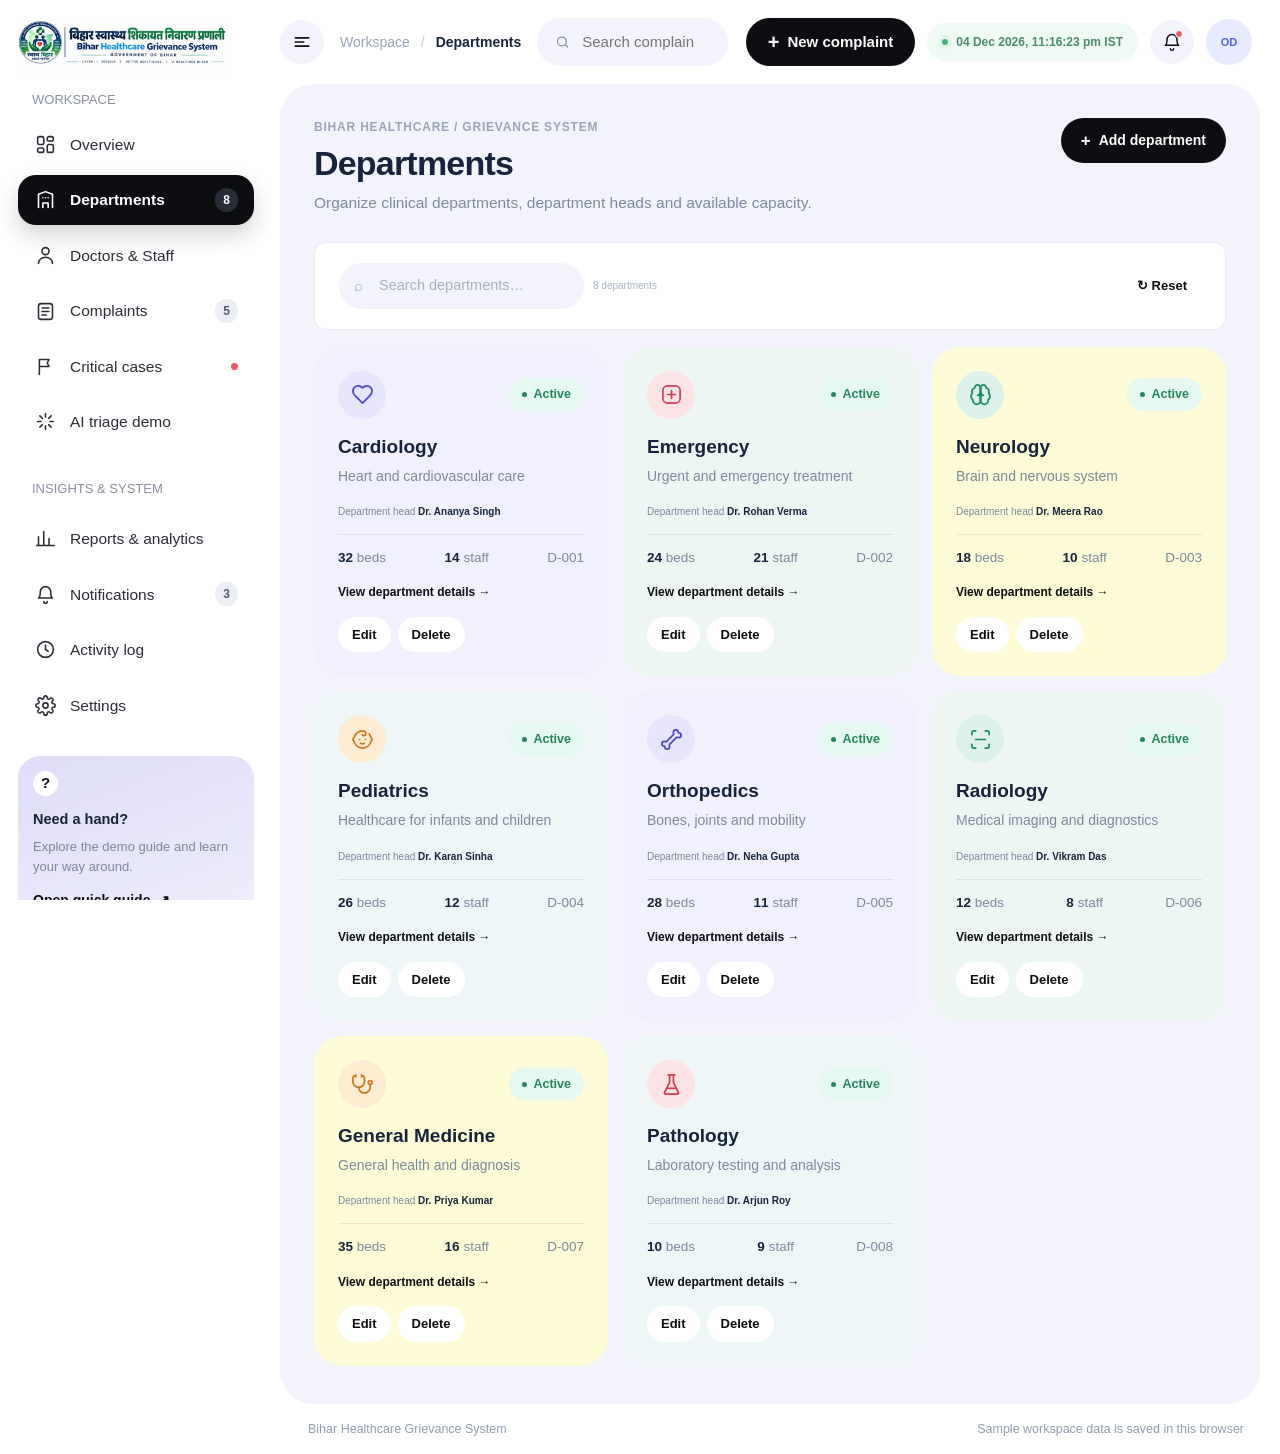
<file: departments.html>
<!doctype html>
<html lang="en">
<head>
  <meta charset="utf-8">
  <meta name="viewport" content="width=device-width, initial-scale=1">
  <meta name="theme-color" content="#f7f9fc">
  <meta name="referrer" content="no-referrer">
  <meta http-equiv="Content-Security-Policy" content="default-src 'self'; script-src 'self' https://cdn.jsdelivr.net; style-src 'self' 'unsafe-inline'; font-src 'self'; img-src 'self' data:; connect-src 'self'; object-src 'none'; base-uri 'none'; form-action 'none'">
  <title>Departments · Bihar Healthcare Grievance System</title>
  <link rel="stylesheet" href="css/base.css">
  <link rel="stylesheet" href="css/pages/departments.css">
</head>
<body>
  <div class="app-shell">
    <aside class="sidebar" id="sidebar">
      <a class="brand" href="index.html" aria-label="Bihar Healthcare Grievance System home"><img src="assets/bihar-healthcare-logo-optimized.jpg" alt="Bihar Healthcare Grievance System — Government of Bihar" width="678" height="226" fetchpriority="high"></a>
      <div class="side-label">WORKSPACE</div>
      <nav class="nav-list" aria-label="Main navigation">
        <a class="nav-item" href="index.html"><span class="nav-icon"><svg viewBox="0 0 24 24" fill="none" stroke="currentColor" stroke-width="1.8" stroke-linecap="round" stroke-linejoin="round"><rect x="3" y="3" width="7" height="9" rx="2"/><rect x="14" y="3" width="7" height="5" rx="2"/><rect x="14" y="12" width="7" height="9" rx="2"/><rect x="3" y="16" width="7" height="5" rx="2"/></svg></span><span>Overview</span></a>
        <a class="nav-item active" href="departments.html" aria-current="page"><span class="nav-icon"><svg viewBox="0 0 24 24" fill="none" stroke="currentColor" stroke-width="1.8" stroke-linecap="round" stroke-linejoin="round"><path d="M4 21V6l8-3 8 3v15"/><path d="M9 21v-5h6v5M9 10h.01M15 10h.01M12 10h.01"/></svg></span><span>Departments</span><span class="nav-count" id="departmentNavCount">8</span></a>
        <a class="nav-item" href="staff.html"><span class="nav-icon"><svg viewBox="0 0 24 24" fill="none" stroke="currentColor" stroke-width="1.8" stroke-linecap="round" stroke-linejoin="round"><circle cx="12" cy="7" r="4"/><path d="M4 21c0-4 3.5-7 8-7s8 3 8 7"/></svg></span><span>Doctors &amp; Staff</span></a>
        <a class="nav-item" href="complaints.html"><span class="nav-icon"><svg viewBox="0 0 24 24" fill="none" stroke="currentColor" stroke-width="1.8" stroke-linecap="round" stroke-linejoin="round"><rect x="4" y="3" width="16" height="18" rx="3"/><path d="M8 8h8M8 12h8M8 16h5"/></svg></span><span>Complaints</span><span class="nav-count" id="complaintNavCount">0</span></a>
        <a class="nav-item" href="critical-cases.html"><span class="nav-icon"><svg viewBox="0 0 24 24" fill="none" stroke="currentColor" stroke-width="1.8" stroke-linecap="round" stroke-linejoin="round"><path d="M5 21V4M5 4h11l-2 4 2 4H5"/></svg></span><span>Critical cases</span><span class="nav-dot"></span></a>
        <a class="nav-item" href="ai-triage.html"><span class="nav-icon"><svg viewBox="0 0 24 24" fill="none" stroke="currentColor" stroke-width="1.8" stroke-linecap="round" stroke-linejoin="round"><path d="M12 3v4M12 17v4M3 12h4M17 12h4M5.6 5.6l2.8 2.8M15.6 15.6l2.8 2.8M18.4 5.6l-2.8 2.8M8.4 15.6l-2.8 2.8"/></svg></span><span>AI triage demo</span></a>
        <div class="side-label side-label-spaced">INSIGHTS &amp; SYSTEM</div>
        <a class="nav-item" href="reports.html"><span class="nav-icon"><svg viewBox="0 0 24 24" fill="none" stroke="currentColor" stroke-width="1.8" stroke-linecap="round" stroke-linejoin="round"><path d="M4 20V10M10 20V4M16 20v-8M22 20H2"/></svg></span><span>Reports &amp; analytics</span></a>
        <a class="nav-item" href="notifications.html"><span class="nav-icon"><svg viewBox="0 0 24 24" fill="none" stroke="currentColor" stroke-width="1.8" stroke-linecap="round" stroke-linejoin="round"><path d="M6 9a6 6 0 0 1 12 0c0 6 2 7 2 7H4s2-1 2-7z"/><path d="M10 20a2 2 0 0 0 4 0"/></svg></span><span>Notifications</span><span class="nav-count" id="notificationNavCount">3</span></a>
        <a class="nav-item" href="activity-log.html"><span class="nav-icon"><svg viewBox="0 0 24 24" fill="none" stroke="currentColor" stroke-width="1.8" stroke-linecap="round" stroke-linejoin="round"><circle cx="12" cy="12" r="9"/><path d="M12 7v5l3 2"/></svg></span><span>Activity log</span></a>
        <a class="nav-item" href="settings.html"><span class="nav-icon"><svg viewBox="0 0 24 24" fill="none" stroke="currentColor" stroke-width="1.8" stroke-linecap="round" stroke-linejoin="round"><circle cx="12" cy="12" r="3"/><path d="M19.4 15a1.7 1.7 0 0 0 .3 1.9l.1.1a2 2 0 1 1-2.8 2.8l-.1-.1a1.7 1.7 0 0 0-1.9-.3 1.7 1.7 0 0 0-1 1.5V21a2 2 0 1 1-4 0v-.1a1.7 1.7 0 0 0-1.1-1.5 1.7 1.7 0 0 0-1.9.3l-.1.1a2 2 0 1 1-2.8-2.8l.1-.1a1.7 1.7 0 0 0 .3-1.9 1.7 1.7 0 0 0-1.5-1H3a2 2 0 1 1 0-4h.1a1.7 1.7 0 0 0 1.5-1.1 1.7 1.7 0 0 0-.3-1.9l-.1-.1a2 2 0 1 1 2.8-2.8l.1.1a1.7 1.7 0 0 0 1.9.3H9a1.7 1.7 0 0 0 1-1.5V3a2 2 0 1 1 4 0v.1a1.7 1.7 0 0 0 1 1.5 1.7 1.7 0 0 0 1.9-.3l.1-.1a2 2 0 1 1 2.8 2.8l-.1.1a1.7 1.7 0 0 0-.3 1.9V9a1.7 1.7 0 0 0 1.5 1H21a2 2 0 1 1 0 4h-.1a1.7 1.7 0 0 0-1.5 1z"/></svg></span><span>Settings</span></a>
      </nav>
      <div class="sidebar-bottom">
        <div class="support-card"><div class="support-icon">?</div><strong>Need a hand?</strong><p>Explore the demo guide and learn your way around.</p><button type="button" class="text-button" id="openGuide">Open quick guide <span>↗</span></button></div>
        <div class="user-mini"><a class="user-profile-link" href="admin-profile.html" aria-label="Open Operations Admin profile"><span class="avatar avatar-indigo">OD</span><span class="user-mini-copy"><strong>Operations Admin</strong><small>Administrator · Demo</small></span></a><button type="button" class="icon-button" id="profileMenu" aria-label="Operations Admin profile">•••</button></div>
      </div>
    </aside>

    <main class="main-area">
      <header class="topbar">
        <div class="topbar-left"><button type="button" class="icon-button mobile-menu" id="mobileMenu" aria-label="Toggle sidebar" title="Toggle sidebar"><svg width="20" height="20" viewBox="0 0 24 24" fill="none" stroke="currentColor" stroke-width="2" stroke-linecap="round"><path d="M4 7h16M4 12h10M4 17h16"/></svg></button><div class="breadcrumb"><span>Workspace</span><span class="crumb-sep">/</span><strong id="breadcrumbCurrent">Departments</strong></div><label class="top-search"><svg width="18" height="18" viewBox="0 0 24 24" fill="none" stroke="currentColor" stroke-width="2" stroke-linecap="round"><circle cx="11" cy="11" r="7"/><path d="m20 20-3.5-3.5"/></svg><input id="globalSearch" type="search" placeholder="Search complaints…" autocomplete="off"></label></div>
        <div class="topbar-actions">
          <button type="button" class="add-pill" data-action="new-complaint"><span>+</span> New complaint</button>
          <div class="system-status" title="Live time in India Standard Time"><span class="status-pulse"></span><time class="live-clock-full" id="liveClock" aria-live="off"></time><time class="live-clock-time" id="liveClockTime" aria-live="off"></time></div>
          <button type="button" class="icon-button notification-button" id="topNotifications" aria-label="Notifications"><svg width="20" height="20" viewBox="0 0 24 24" fill="none" stroke="currentColor" stroke-width="1.8" stroke-linecap="round" stroke-linejoin="round"><path d="M6 9a6 6 0 0 1 12 0c0 6 2 7 2 7H4s2-1 2-7z"/><path d="M10 20a2 2 0 0 0 4 0"/></svg><i></i></button>
          <a class="avatar avatar-indigo avatar-top profile-avatar-link" href="admin-profile.html" aria-label="Open Operations Admin profile">OD</a>
        </div>
      </header>
      <div class="page-content" id="pageContent" tabindex="-1"><noscript><p>This application needs JavaScript to run.</p></noscript></div>
      <footer class="app-footer"><span>Bihar Healthcare Grievance System</span><span>Sample workspace data is saved in this browser</span></footer>
    </main>
  </div>

  <button type="button" class="sidebar-scrim" id="sidebarScrim" aria-label="Close navigation" hidden></button>
  <div class="toast-region" id="toastRegion" aria-live="polite"></div>
  <div class="modal-backdrop" id="modalBackdrop" hidden>
    <section class="modal" role="dialog" aria-modal="true" aria-labelledby="modalTitle">
      <header class="modal-header"><div><div class="eyebrow" id="modalEyebrow">WORKSPACE</div><h2 id="modalTitle">Edit record</h2></div><button type="button" class="icon-button" id="modalClose" aria-label="Close dialog">×</button></header>
      <div class="modal-body" id="modalBody"></div>
      <footer class="modal-footer" id="modalFooter"></footer>
    </section>
  </div>
  <script src="js/core/api-config.js"></script>
  <script src="js/core/api.js"></script>
  <script src="js/core/store.js"></script>
  <script src="js/core/utils.js"></script>
  <script src="js/core/ui.js"></script>
  <script src="js/core/records.js"></script>
  <script src="js/core/layout.js"></script>
  <script src="js/core/page.js"></script>
  <script src="js/pages/departments.js"></script>
</body>
</html>
</file>
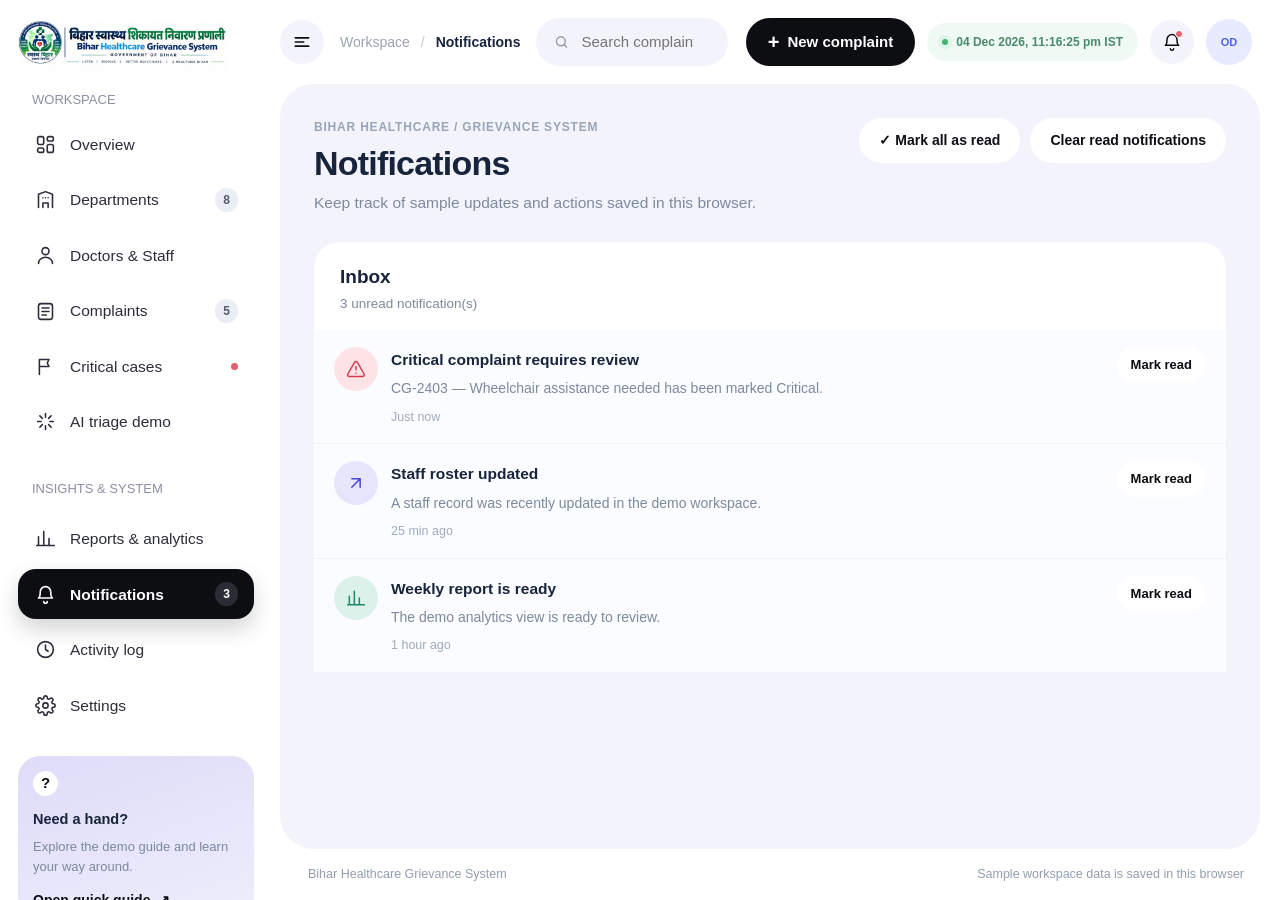
<file: notifications.html>
<!doctype html>
<html lang="en">
<head>
  <meta charset="utf-8">
  <meta name="viewport" content="width=device-width, initial-scale=1">
  <meta name="theme-color" content="#f7f9fc">
  <meta name="referrer" content="no-referrer">
  <meta http-equiv="Content-Security-Policy" content="default-src 'self'; script-src 'self' https://cdn.jsdelivr.net; style-src 'self' 'unsafe-inline'; font-src 'self'; img-src 'self' data:; connect-src 'self'; object-src 'none'; base-uri 'none'; form-action 'none'">
  <title>Notifications · Bihar Healthcare Grievance System</title>
  <link rel="stylesheet" href="css/base.css">
  <link rel="stylesheet" href="css/pages/notifications.css">
</head>
<body>
  <div class="app-shell">
    <aside class="sidebar" id="sidebar">
      <a class="brand" href="index.html" aria-label="Bihar Healthcare Grievance System home"><img src="assets/bihar-healthcare-logo-optimized.jpg" alt="Bihar Healthcare Grievance System — Government of Bihar" width="678" height="226" fetchpriority="high"></a>
      <div class="side-label">WORKSPACE</div>
      <nav class="nav-list" aria-label="Main navigation">
        <a class="nav-item" href="index.html"><span class="nav-icon"><svg viewBox="0 0 24 24" fill="none" stroke="currentColor" stroke-width="1.8" stroke-linecap="round" stroke-linejoin="round"><rect x="3" y="3" width="7" height="9" rx="2"/><rect x="14" y="3" width="7" height="5" rx="2"/><rect x="14" y="12" width="7" height="9" rx="2"/><rect x="3" y="16" width="7" height="5" rx="2"/></svg></span><span>Overview</span></a>
        <a class="nav-item" href="departments.html"><span class="nav-icon"><svg viewBox="0 0 24 24" fill="none" stroke="currentColor" stroke-width="1.8" stroke-linecap="round" stroke-linejoin="round"><path d="M4 21V6l8-3 8 3v15"/><path d="M9 21v-5h6v5M9 10h.01M15 10h.01M12 10h.01"/></svg></span><span>Departments</span><span class="nav-count" id="departmentNavCount">8</span></a>
        <a class="nav-item" href="staff.html"><span class="nav-icon"><svg viewBox="0 0 24 24" fill="none" stroke="currentColor" stroke-width="1.8" stroke-linecap="round" stroke-linejoin="round"><circle cx="12" cy="7" r="4"/><path d="M4 21c0-4 3.5-7 8-7s8 3 8 7"/></svg></span><span>Doctors &amp; Staff</span></a>
        <a class="nav-item" href="complaints.html"><span class="nav-icon"><svg viewBox="0 0 24 24" fill="none" stroke="currentColor" stroke-width="1.8" stroke-linecap="round" stroke-linejoin="round"><rect x="4" y="3" width="16" height="18" rx="3"/><path d="M8 8h8M8 12h8M8 16h5"/></svg></span><span>Complaints</span><span class="nav-count" id="complaintNavCount">0</span></a>
        <a class="nav-item" href="critical-cases.html"><span class="nav-icon"><svg viewBox="0 0 24 24" fill="none" stroke="currentColor" stroke-width="1.8" stroke-linecap="round" stroke-linejoin="round"><path d="M5 21V4M5 4h11l-2 4 2 4H5"/></svg></span><span>Critical cases</span><span class="nav-dot"></span></a>
        <a class="nav-item" href="ai-triage.html"><span class="nav-icon"><svg viewBox="0 0 24 24" fill="none" stroke="currentColor" stroke-width="1.8" stroke-linecap="round" stroke-linejoin="round"><path d="M12 3v4M12 17v4M3 12h4M17 12h4M5.6 5.6l2.8 2.8M15.6 15.6l2.8 2.8M18.4 5.6l-2.8 2.8M8.4 15.6l-2.8 2.8"/></svg></span><span>AI triage demo</span></a>
        <div class="side-label side-label-spaced">INSIGHTS &amp; SYSTEM</div>
        <a class="nav-item" href="reports.html"><span class="nav-icon"><svg viewBox="0 0 24 24" fill="none" stroke="currentColor" stroke-width="1.8" stroke-linecap="round" stroke-linejoin="round"><path d="M4 20V10M10 20V4M16 20v-8M22 20H2"/></svg></span><span>Reports &amp; analytics</span></a>
        <a class="nav-item active" href="notifications.html" aria-current="page"><span class="nav-icon"><svg viewBox="0 0 24 24" fill="none" stroke="currentColor" stroke-width="1.8" stroke-linecap="round" stroke-linejoin="round"><path d="M6 9a6 6 0 0 1 12 0c0 6 2 7 2 7H4s2-1 2-7z"/><path d="M10 20a2 2 0 0 0 4 0"/></svg></span><span>Notifications</span><span class="nav-count" id="notificationNavCount">3</span></a>
        <a class="nav-item" href="activity-log.html"><span class="nav-icon"><svg viewBox="0 0 24 24" fill="none" stroke="currentColor" stroke-width="1.8" stroke-linecap="round" stroke-linejoin="round"><circle cx="12" cy="12" r="9"/><path d="M12 7v5l3 2"/></svg></span><span>Activity log</span></a>
        <a class="nav-item" href="settings.html"><span class="nav-icon"><svg viewBox="0 0 24 24" fill="none" stroke="currentColor" stroke-width="1.8" stroke-linecap="round" stroke-linejoin="round"><circle cx="12" cy="12" r="3"/><path d="M19.4 15a1.7 1.7 0 0 0 .3 1.9l.1.1a2 2 0 1 1-2.8 2.8l-.1-.1a1.7 1.7 0 0 0-1.9-.3 1.7 1.7 0 0 0-1 1.5V21a2 2 0 1 1-4 0v-.1a1.7 1.7 0 0 0-1.1-1.5 1.7 1.7 0 0 0-1.9.3l-.1.1a2 2 0 1 1-2.8-2.8l.1-.1a1.7 1.7 0 0 0 .3-1.9 1.7 1.7 0 0 0-1.5-1H3a2 2 0 1 1 0-4h.1a1.7 1.7 0 0 0 1.5-1.1 1.7 1.7 0 0 0-.3-1.9l-.1-.1a2 2 0 1 1 2.8-2.8l.1.1a1.7 1.7 0 0 0 1.9.3H9a1.7 1.7 0 0 0 1-1.5V3a2 2 0 1 1 4 0v.1a1.7 1.7 0 0 0 1 1.5 1.7 1.7 0 0 0 1.9-.3l.1-.1a2 2 0 1 1 2.8 2.8l-.1.1a1.7 1.7 0 0 0-.3 1.9V9a1.7 1.7 0 0 0 1.5 1H21a2 2 0 1 1 0 4h-.1a1.7 1.7 0 0 0-1.5 1z"/></svg></span><span>Settings</span></a>
      </nav>
      <div class="sidebar-bottom">
        <div class="support-card"><div class="support-icon">?</div><strong>Need a hand?</strong><p>Explore the demo guide and learn your way around.</p><button type="button" class="text-button" id="openGuide">Open quick guide <span>↗</span></button></div>
        <div class="user-mini"><a class="user-profile-link" href="admin-profile.html" aria-label="Open Operations Admin profile"><span class="avatar avatar-indigo">OD</span><span class="user-mini-copy"><strong>Operations Admin</strong><small>Administrator · Demo</small></span></a><button type="button" class="icon-button" id="profileMenu" aria-label="Operations Admin profile">•••</button></div>
      </div>
    </aside>

    <main class="main-area">
      <header class="topbar">
        <div class="topbar-left"><button type="button" class="icon-button mobile-menu" id="mobileMenu" aria-label="Toggle sidebar" title="Toggle sidebar"><svg width="20" height="20" viewBox="0 0 24 24" fill="none" stroke="currentColor" stroke-width="2" stroke-linecap="round"><path d="M4 7h16M4 12h10M4 17h16"/></svg></button><div class="breadcrumb"><span>Workspace</span><span class="crumb-sep">/</span><strong id="breadcrumbCurrent">Notifications</strong></div><label class="top-search"><svg width="18" height="18" viewBox="0 0 24 24" fill="none" stroke="currentColor" stroke-width="2" stroke-linecap="round"><circle cx="11" cy="11" r="7"/><path d="m20 20-3.5-3.5"/></svg><input id="globalSearch" type="search" placeholder="Search complaints…" autocomplete="off"></label></div>
        <div class="topbar-actions">
          <button type="button" class="add-pill" data-action="new-complaint"><span>+</span> New complaint</button>
          <div class="system-status" title="Live time in India Standard Time"><span class="status-pulse"></span><time class="live-clock-full" id="liveClock" aria-live="off"></time><time class="live-clock-time" id="liveClockTime" aria-live="off"></time></div>
          <button type="button" class="icon-button notification-button" id="topNotifications" aria-label="Notifications"><svg width="20" height="20" viewBox="0 0 24 24" fill="none" stroke="currentColor" stroke-width="1.8" stroke-linecap="round" stroke-linejoin="round"><path d="M6 9a6 6 0 0 1 12 0c0 6 2 7 2 7H4s2-1 2-7z"/><path d="M10 20a2 2 0 0 0 4 0"/></svg><i></i></button>
          <a class="avatar avatar-indigo avatar-top profile-avatar-link" href="admin-profile.html" aria-label="Open Operations Admin profile">OD</a>
        </div>
      </header>
      <div class="page-content" id="pageContent" tabindex="-1"><noscript><p>This application needs JavaScript to run.</p></noscript></div>
      <footer class="app-footer"><span>Bihar Healthcare Grievance System</span><span>Sample workspace data is saved in this browser</span></footer>
    </main>
  </div>

  <button type="button" class="sidebar-scrim" id="sidebarScrim" aria-label="Close navigation" hidden></button>
  <div class="toast-region" id="toastRegion" aria-live="polite"></div>
  <div class="modal-backdrop" id="modalBackdrop" hidden>
    <section class="modal" role="dialog" aria-modal="true" aria-labelledby="modalTitle">
      <header class="modal-header"><div><div class="eyebrow" id="modalEyebrow">WORKSPACE</div><h2 id="modalTitle">Edit record</h2></div><button type="button" class="icon-button" id="modalClose" aria-label="Close dialog">×</button></header>
      <div class="modal-body" id="modalBody"></div>
      <footer class="modal-footer" id="modalFooter"></footer>
    </section>
  </div>
  <script src="js/core/api-config.js"></script>
  <script src="js/core/api.js"></script>
  <script src="js/core/store.js"></script>
  <script src="js/core/utils.js"></script>
  <script src="js/core/ui.js"></script>
  <script src="js/core/records.js"></script>
  <script src="js/core/layout.js"></script>
  <script src="js/core/page.js"></script>
  <script src="js/pages/notifications.js"></script>
</body>
</html>
</file>
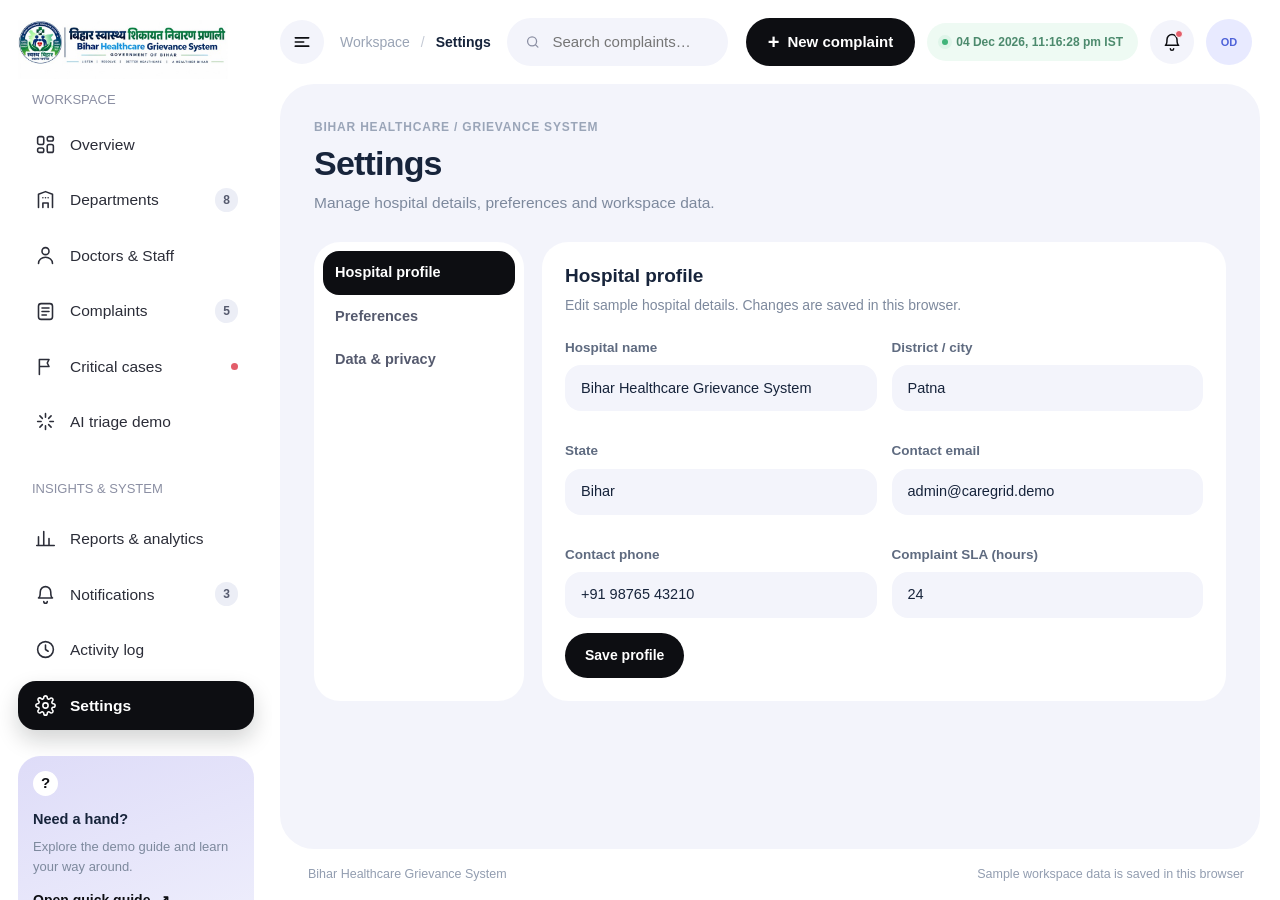
<file: settings.html>
<!doctype html>
<html lang="en">
<head>
  <meta charset="utf-8">
  <meta name="viewport" content="width=device-width, initial-scale=1">
  <meta name="theme-color" content="#f7f9fc">
  <meta name="referrer" content="no-referrer">
  <meta http-equiv="Content-Security-Policy" content="default-src 'self'; script-src 'self' https://cdn.jsdelivr.net; style-src 'self' 'unsafe-inline'; font-src 'self'; img-src 'self' data:; connect-src 'self'; object-src 'none'; base-uri 'none'; form-action 'none'">
  <title>Settings · Bihar Healthcare Grievance System</title>
  <link rel="stylesheet" href="css/base.css">
  <link rel="stylesheet" href="css/pages/settings.css">
</head>
<body>
  <div class="app-shell">
    <aside class="sidebar" id="sidebar">
      <a class="brand" href="index.html" aria-label="Bihar Healthcare Grievance System home"><img src="assets/bihar-healthcare-logo-optimized.jpg" alt="Bihar Healthcare Grievance System — Government of Bihar" width="678" height="226" fetchpriority="high"></a>
      <div class="side-label">WORKSPACE</div>
      <nav class="nav-list" aria-label="Main navigation">
        <a class="nav-item" href="index.html"><span class="nav-icon"><svg viewBox="0 0 24 24" fill="none" stroke="currentColor" stroke-width="1.8" stroke-linecap="round" stroke-linejoin="round"><rect x="3" y="3" width="7" height="9" rx="2"/><rect x="14" y="3" width="7" height="5" rx="2"/><rect x="14" y="12" width="7" height="9" rx="2"/><rect x="3" y="16" width="7" height="5" rx="2"/></svg></span><span>Overview</span></a>
        <a class="nav-item" href="departments.html"><span class="nav-icon"><svg viewBox="0 0 24 24" fill="none" stroke="currentColor" stroke-width="1.8" stroke-linecap="round" stroke-linejoin="round"><path d="M4 21V6l8-3 8 3v15"/><path d="M9 21v-5h6v5M9 10h.01M15 10h.01M12 10h.01"/></svg></span><span>Departments</span><span class="nav-count" id="departmentNavCount">8</span></a>
        <a class="nav-item" href="staff.html"><span class="nav-icon"><svg viewBox="0 0 24 24" fill="none" stroke="currentColor" stroke-width="1.8" stroke-linecap="round" stroke-linejoin="round"><circle cx="12" cy="7" r="4"/><path d="M4 21c0-4 3.5-7 8-7s8 3 8 7"/></svg></span><span>Doctors &amp; Staff</span></a>
        <a class="nav-item" href="complaints.html"><span class="nav-icon"><svg viewBox="0 0 24 24" fill="none" stroke="currentColor" stroke-width="1.8" stroke-linecap="round" stroke-linejoin="round"><rect x="4" y="3" width="16" height="18" rx="3"/><path d="M8 8h8M8 12h8M8 16h5"/></svg></span><span>Complaints</span><span class="nav-count" id="complaintNavCount">0</span></a>
        <a class="nav-item" href="critical-cases.html"><span class="nav-icon"><svg viewBox="0 0 24 24" fill="none" stroke="currentColor" stroke-width="1.8" stroke-linecap="round" stroke-linejoin="round"><path d="M5 21V4M5 4h11l-2 4 2 4H5"/></svg></span><span>Critical cases</span><span class="nav-dot"></span></a>
        <a class="nav-item" href="ai-triage.html"><span class="nav-icon"><svg viewBox="0 0 24 24" fill="none" stroke="currentColor" stroke-width="1.8" stroke-linecap="round" stroke-linejoin="round"><path d="M12 3v4M12 17v4M3 12h4M17 12h4M5.6 5.6l2.8 2.8M15.6 15.6l2.8 2.8M18.4 5.6l-2.8 2.8M8.4 15.6l-2.8 2.8"/></svg></span><span>AI triage demo</span></a>
        <div class="side-label side-label-spaced">INSIGHTS &amp; SYSTEM</div>
        <a class="nav-item" href="reports.html"><span class="nav-icon"><svg viewBox="0 0 24 24" fill="none" stroke="currentColor" stroke-width="1.8" stroke-linecap="round" stroke-linejoin="round"><path d="M4 20V10M10 20V4M16 20v-8M22 20H2"/></svg></span><span>Reports &amp; analytics</span></a>
        <a class="nav-item" href="notifications.html"><span class="nav-icon"><svg viewBox="0 0 24 24" fill="none" stroke="currentColor" stroke-width="1.8" stroke-linecap="round" stroke-linejoin="round"><path d="M6 9a6 6 0 0 1 12 0c0 6 2 7 2 7H4s2-1 2-7z"/><path d="M10 20a2 2 0 0 0 4 0"/></svg></span><span>Notifications</span><span class="nav-count" id="notificationNavCount">3</span></a>
        <a class="nav-item" href="activity-log.html"><span class="nav-icon"><svg viewBox="0 0 24 24" fill="none" stroke="currentColor" stroke-width="1.8" stroke-linecap="round" stroke-linejoin="round"><circle cx="12" cy="12" r="9"/><path d="M12 7v5l3 2"/></svg></span><span>Activity log</span></a>
        <a class="nav-item active" href="settings.html" aria-current="page"><span class="nav-icon"><svg viewBox="0 0 24 24" fill="none" stroke="currentColor" stroke-width="1.8" stroke-linecap="round" stroke-linejoin="round"><circle cx="12" cy="12" r="3"/><path d="M19.4 15a1.7 1.7 0 0 0 .3 1.9l.1.1a2 2 0 1 1-2.8 2.8l-.1-.1a1.7 1.7 0 0 0-1.9-.3 1.7 1.7 0 0 0-1 1.5V21a2 2 0 1 1-4 0v-.1a1.7 1.7 0 0 0-1.1-1.5 1.7 1.7 0 0 0-1.9.3l-.1.1a2 2 0 1 1-2.8-2.8l.1-.1a1.7 1.7 0 0 0 .3-1.9 1.7 1.7 0 0 0-1.5-1H3a2 2 0 1 1 0-4h.1a1.7 1.7 0 0 0 1.5-1.1 1.7 1.7 0 0 0-.3-1.9l-.1-.1a2 2 0 1 1 2.8-2.8l.1.1a1.7 1.7 0 0 0 1.9.3H9a1.7 1.7 0 0 0 1-1.5V3a2 2 0 1 1 4 0v.1a1.7 1.7 0 0 0 1 1.5 1.7 1.7 0 0 0 1.9-.3l.1-.1a2 2 0 1 1 2.8 2.8l-.1.1a1.7 1.7 0 0 0-.3 1.9V9a1.7 1.7 0 0 0 1.5 1H21a2 2 0 1 1 0 4h-.1a1.7 1.7 0 0 0-1.5 1z"/></svg></span><span>Settings</span></a>
      </nav>
      <div class="sidebar-bottom">
        <div class="support-card"><div class="support-icon">?</div><strong>Need a hand?</strong><p>Explore the demo guide and learn your way around.</p><button type="button" class="text-button" id="openGuide">Open quick guide <span>↗</span></button></div>
        <div class="user-mini"><a class="user-profile-link" href="admin-profile.html" aria-label="Open Operations Admin profile"><span class="avatar avatar-indigo">OD</span><span class="user-mini-copy"><strong>Operations Admin</strong><small>Administrator · Demo</small></span></a><button type="button" class="icon-button" id="profileMenu" aria-label="Operations Admin profile">•••</button></div>
      </div>
    </aside>

    <main class="main-area">
      <header class="topbar">
        <div class="topbar-left"><button type="button" class="icon-button mobile-menu" id="mobileMenu" aria-label="Toggle sidebar" title="Toggle sidebar"><svg width="20" height="20" viewBox="0 0 24 24" fill="none" stroke="currentColor" stroke-width="2" stroke-linecap="round"><path d="M4 7h16M4 12h10M4 17h16"/></svg></button><div class="breadcrumb"><span>Workspace</span><span class="crumb-sep">/</span><strong id="breadcrumbCurrent">Settings</strong></div><label class="top-search"><svg width="18" height="18" viewBox="0 0 24 24" fill="none" stroke="currentColor" stroke-width="2" stroke-linecap="round"><circle cx="11" cy="11" r="7"/><path d="m20 20-3.5-3.5"/></svg><input id="globalSearch" type="search" placeholder="Search complaints…" autocomplete="off"></label></div>
        <div class="topbar-actions">
          <button type="button" class="add-pill" data-action="new-complaint"><span>+</span> New complaint</button>
          <div class="system-status" title="Live time in India Standard Time"><span class="status-pulse"></span><time class="live-clock-full" id="liveClock" aria-live="off"></time><time class="live-clock-time" id="liveClockTime" aria-live="off"></time></div>
          <button type="button" class="icon-button notification-button" id="topNotifications" aria-label="Notifications"><svg width="20" height="20" viewBox="0 0 24 24" fill="none" stroke="currentColor" stroke-width="1.8" stroke-linecap="round" stroke-linejoin="round"><path d="M6 9a6 6 0 0 1 12 0c0 6 2 7 2 7H4s2-1 2-7z"/><path d="M10 20a2 2 0 0 0 4 0"/></svg><i></i></button>
          <a class="avatar avatar-indigo avatar-top profile-avatar-link" href="admin-profile.html" aria-label="Open Operations Admin profile">OD</a>
        </div>
      </header>
      <div class="page-content" id="pageContent" tabindex="-1"><noscript><p>This application needs JavaScript to run.</p></noscript></div>
      <footer class="app-footer"><span>Bihar Healthcare Grievance System</span><span>Sample workspace data is saved in this browser</span></footer>
    </main>
  </div>

  <button type="button" class="sidebar-scrim" id="sidebarScrim" aria-label="Close navigation" hidden></button>
  <div class="toast-region" id="toastRegion" aria-live="polite"></div>
  <div class="modal-backdrop" id="modalBackdrop" hidden>
    <section class="modal" role="dialog" aria-modal="true" aria-labelledby="modalTitle">
      <header class="modal-header"><div><div class="eyebrow" id="modalEyebrow">WORKSPACE</div><h2 id="modalTitle">Edit record</h2></div><button type="button" class="icon-button" id="modalClose" aria-label="Close dialog">×</button></header>
      <div class="modal-body" id="modalBody"></div>
      <footer class="modal-footer" id="modalFooter"></footer>
    </section>
  </div>
  <script src="js/core/api-config.js"></script>
  <script src="js/core/api.js"></script>
  <script src="js/core/store.js"></script>
  <script src="js/core/utils.js"></script>
  <script src="js/core/ui.js"></script>
  <script src="js/core/records.js"></script>
  <script src="js/core/layout.js"></script>
  <script src="js/core/page.js"></script>
  <script src="js/pages/settings.js"></script>
</body>
</html>
</file>
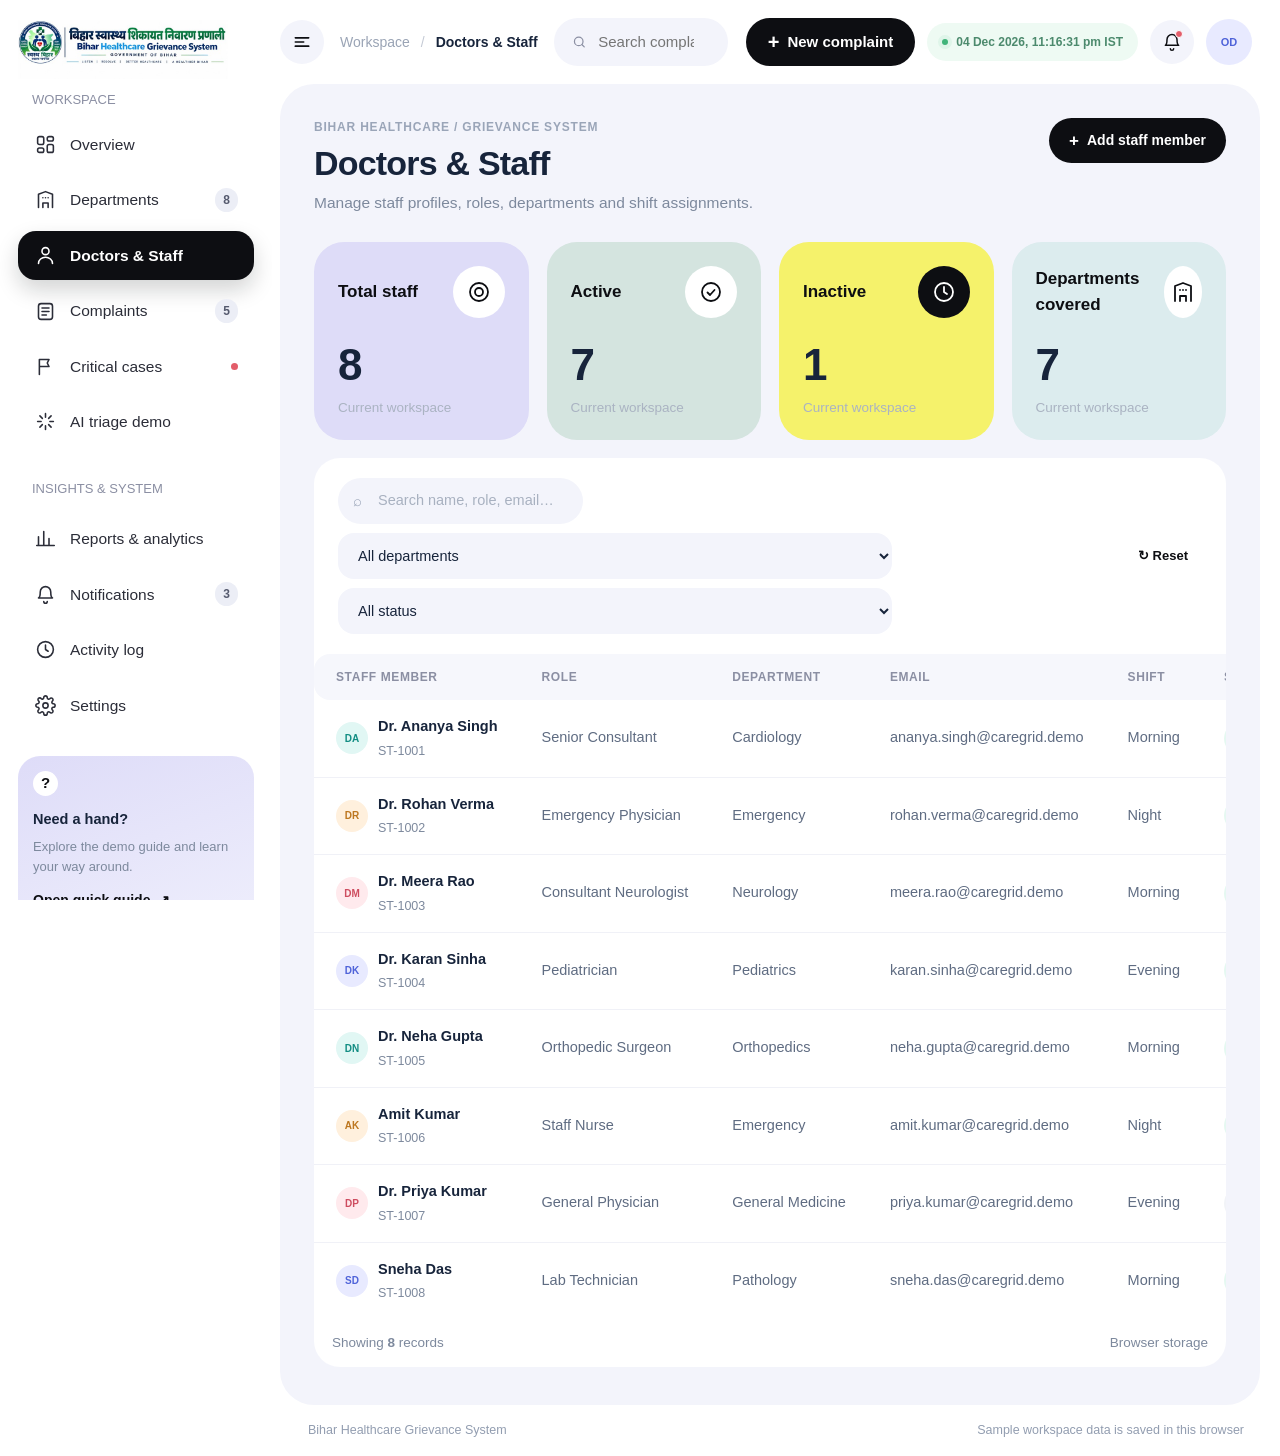
<file: staff.html>
<!doctype html>
<html lang="en">
<head>
  <meta charset="utf-8">
  <meta name="viewport" content="width=device-width, initial-scale=1">
  <meta name="theme-color" content="#f7f9fc">
  <meta name="referrer" content="no-referrer">
  <meta http-equiv="Content-Security-Policy" content="default-src 'self'; script-src 'self' https://cdn.jsdelivr.net; style-src 'self' 'unsafe-inline'; font-src 'self'; img-src 'self' data:; connect-src 'self'; object-src 'none'; base-uri 'none'; form-action 'none'">
  <title>Doctors &amp; Staff · Bihar Healthcare Grievance System</title>
  <link rel="stylesheet" href="css/base.css">
  <link rel="stylesheet" href="css/pages/staff.css">
</head>
<body>
  <div class="app-shell">
    <aside class="sidebar" id="sidebar">
      <a class="brand" href="index.html" aria-label="Bihar Healthcare Grievance System home"><img src="assets/bihar-healthcare-logo-optimized.jpg" alt="Bihar Healthcare Grievance System — Government of Bihar" width="678" height="226" fetchpriority="high"></a>
      <div class="side-label">WORKSPACE</div>
      <nav class="nav-list" aria-label="Main navigation">
        <a class="nav-item" href="index.html"><span class="nav-icon"><svg viewBox="0 0 24 24" fill="none" stroke="currentColor" stroke-width="1.8" stroke-linecap="round" stroke-linejoin="round"><rect x="3" y="3" width="7" height="9" rx="2"/><rect x="14" y="3" width="7" height="5" rx="2"/><rect x="14" y="12" width="7" height="9" rx="2"/><rect x="3" y="16" width="7" height="5" rx="2"/></svg></span><span>Overview</span></a>
        <a class="nav-item" href="departments.html"><span class="nav-icon"><svg viewBox="0 0 24 24" fill="none" stroke="currentColor" stroke-width="1.8" stroke-linecap="round" stroke-linejoin="round"><path d="M4 21V6l8-3 8 3v15"/><path d="M9 21v-5h6v5M9 10h.01M15 10h.01M12 10h.01"/></svg></span><span>Departments</span><span class="nav-count" id="departmentNavCount">8</span></a>
        <a class="nav-item active" href="staff.html" aria-current="page"><span class="nav-icon"><svg viewBox="0 0 24 24" fill="none" stroke="currentColor" stroke-width="1.8" stroke-linecap="round" stroke-linejoin="round"><circle cx="12" cy="7" r="4"/><path d="M4 21c0-4 3.5-7 8-7s8 3 8 7"/></svg></span><span>Doctors &amp; Staff</span></a>
        <a class="nav-item" href="complaints.html"><span class="nav-icon"><svg viewBox="0 0 24 24" fill="none" stroke="currentColor" stroke-width="1.8" stroke-linecap="round" stroke-linejoin="round"><rect x="4" y="3" width="16" height="18" rx="3"/><path d="M8 8h8M8 12h8M8 16h5"/></svg></span><span>Complaints</span><span class="nav-count" id="complaintNavCount">0</span></a>
        <a class="nav-item" href="critical-cases.html"><span class="nav-icon"><svg viewBox="0 0 24 24" fill="none" stroke="currentColor" stroke-width="1.8" stroke-linecap="round" stroke-linejoin="round"><path d="M5 21V4M5 4h11l-2 4 2 4H5"/></svg></span><span>Critical cases</span><span class="nav-dot"></span></a>
        <a class="nav-item" href="ai-triage.html"><span class="nav-icon"><svg viewBox="0 0 24 24" fill="none" stroke="currentColor" stroke-width="1.8" stroke-linecap="round" stroke-linejoin="round"><path d="M12 3v4M12 17v4M3 12h4M17 12h4M5.6 5.6l2.8 2.8M15.6 15.6l2.8 2.8M18.4 5.6l-2.8 2.8M8.4 15.6l-2.8 2.8"/></svg></span><span>AI triage demo</span></a>
        <div class="side-label side-label-spaced">INSIGHTS &amp; SYSTEM</div>
        <a class="nav-item" href="reports.html"><span class="nav-icon"><svg viewBox="0 0 24 24" fill="none" stroke="currentColor" stroke-width="1.8" stroke-linecap="round" stroke-linejoin="round"><path d="M4 20V10M10 20V4M16 20v-8M22 20H2"/></svg></span><span>Reports &amp; analytics</span></a>
        <a class="nav-item" href="notifications.html"><span class="nav-icon"><svg viewBox="0 0 24 24" fill="none" stroke="currentColor" stroke-width="1.8" stroke-linecap="round" stroke-linejoin="round"><path d="M6 9a6 6 0 0 1 12 0c0 6 2 7 2 7H4s2-1 2-7z"/><path d="M10 20a2 2 0 0 0 4 0"/></svg></span><span>Notifications</span><span class="nav-count" id="notificationNavCount">3</span></a>
        <a class="nav-item" href="activity-log.html"><span class="nav-icon"><svg viewBox="0 0 24 24" fill="none" stroke="currentColor" stroke-width="1.8" stroke-linecap="round" stroke-linejoin="round"><circle cx="12" cy="12" r="9"/><path d="M12 7v5l3 2"/></svg></span><span>Activity log</span></a>
        <a class="nav-item" href="settings.html"><span class="nav-icon"><svg viewBox="0 0 24 24" fill="none" stroke="currentColor" stroke-width="1.8" stroke-linecap="round" stroke-linejoin="round"><circle cx="12" cy="12" r="3"/><path d="M19.4 15a1.7 1.7 0 0 0 .3 1.9l.1.1a2 2 0 1 1-2.8 2.8l-.1-.1a1.7 1.7 0 0 0-1.9-.3 1.7 1.7 0 0 0-1 1.5V21a2 2 0 1 1-4 0v-.1a1.7 1.7 0 0 0-1.1-1.5 1.7 1.7 0 0 0-1.9.3l-.1.1a2 2 0 1 1-2.8-2.8l.1-.1a1.7 1.7 0 0 0 .3-1.9 1.7 1.7 0 0 0-1.5-1H3a2 2 0 1 1 0-4h.1a1.7 1.7 0 0 0 1.5-1.1 1.7 1.7 0 0 0-.3-1.9l-.1-.1a2 2 0 1 1 2.8-2.8l.1.1a1.7 1.7 0 0 0 1.9.3H9a1.7 1.7 0 0 0 1-1.5V3a2 2 0 1 1 4 0v.1a1.7 1.7 0 0 0 1 1.5 1.7 1.7 0 0 0 1.9-.3l.1-.1a2 2 0 1 1 2.8 2.8l-.1.1a1.7 1.7 0 0 0-.3 1.9V9a1.7 1.7 0 0 0 1.5 1H21a2 2 0 1 1 0 4h-.1a1.7 1.7 0 0 0-1.5 1z"/></svg></span><span>Settings</span></a>
      </nav>
      <div class="sidebar-bottom">
        <div class="support-card"><div class="support-icon">?</div><strong>Need a hand?</strong><p>Explore the demo guide and learn your way around.</p><button type="button" class="text-button" id="openGuide">Open quick guide <span>↗</span></button></div>
        <div class="user-mini"><a class="user-profile-link" href="admin-profile.html" aria-label="Open Operations Admin profile"><span class="avatar avatar-indigo">OD</span><span class="user-mini-copy"><strong>Operations Admin</strong><small>Administrator · Demo</small></span></a><button type="button" class="icon-button" id="profileMenu" aria-label="Operations Admin profile">•••</button></div>
      </div>
    </aside>

    <main class="main-area">
      <header class="topbar">
        <div class="topbar-left"><button type="button" class="icon-button mobile-menu" id="mobileMenu" aria-label="Toggle sidebar" title="Toggle sidebar"><svg width="20" height="20" viewBox="0 0 24 24" fill="none" stroke="currentColor" stroke-width="2" stroke-linecap="round"><path d="M4 7h16M4 12h10M4 17h16"/></svg></button><div class="breadcrumb"><span>Workspace</span><span class="crumb-sep">/</span><strong id="breadcrumbCurrent">Doctors &amp; Staff</strong></div><label class="top-search"><svg width="18" height="18" viewBox="0 0 24 24" fill="none" stroke="currentColor" stroke-width="2" stroke-linecap="round"><circle cx="11" cy="11" r="7"/><path d="m20 20-3.5-3.5"/></svg><input id="globalSearch" type="search" placeholder="Search complaints…" autocomplete="off"></label></div>
        <div class="topbar-actions">
          <button type="button" class="add-pill" data-action="new-complaint"><span>+</span> New complaint</button>
          <div class="system-status" title="Live time in India Standard Time"><span class="status-pulse"></span><time class="live-clock-full" id="liveClock" aria-live="off"></time><time class="live-clock-time" id="liveClockTime" aria-live="off"></time></div>
          <button type="button" class="icon-button notification-button" id="topNotifications" aria-label="Notifications"><svg width="20" height="20" viewBox="0 0 24 24" fill="none" stroke="currentColor" stroke-width="1.8" stroke-linecap="round" stroke-linejoin="round"><path d="M6 9a6 6 0 0 1 12 0c0 6 2 7 2 7H4s2-1 2-7z"/><path d="M10 20a2 2 0 0 0 4 0"/></svg><i></i></button>
          <a class="avatar avatar-indigo avatar-top profile-avatar-link" href="admin-profile.html" aria-label="Open Operations Admin profile">OD</a>
        </div>
      </header>
      <div class="page-content" id="pageContent" tabindex="-1"><noscript><p>This application needs JavaScript to run.</p></noscript></div>
      <footer class="app-footer"><span>Bihar Healthcare Grievance System</span><span>Sample workspace data is saved in this browser</span></footer>
    </main>
  </div>

  <button type="button" class="sidebar-scrim" id="sidebarScrim" aria-label="Close navigation" hidden></button>
  <div class="toast-region" id="toastRegion" aria-live="polite"></div>
  <div class="modal-backdrop" id="modalBackdrop" hidden>
    <section class="modal" role="dialog" aria-modal="true" aria-labelledby="modalTitle">
      <header class="modal-header"><div><div class="eyebrow" id="modalEyebrow">WORKSPACE</div><h2 id="modalTitle">Edit record</h2></div><button type="button" class="icon-button" id="modalClose" aria-label="Close dialog">×</button></header>
      <div class="modal-body" id="modalBody"></div>
      <footer class="modal-footer" id="modalFooter"></footer>
    </section>
  </div>
  <script src="js/core/api-config.js"></script>
  <script src="js/core/api.js"></script>
  <script src="js/core/store.js"></script>
  <script src="js/core/utils.js"></script>
  <script src="js/core/ui.js"></script>
  <script src="js/core/records.js"></script>
  <script src="js/core/layout.js"></script>
  <script src="js/core/page.js"></script>
  <script src="js/pages/staff.js"></script>
</body>
</html>
</file>
<file: css/base.css>
/*
 * base.css — shared styles for every page: design tokens, sidebar, top bar,
 * buttons, cards, tables, forms, modal and toast.
 * Page-specific rules live in css/pages/<page>.css.
 */

:root {
  --bg: #f6f8fc;
  --surface: #fff;
  --surface-soft: #f8faff;
  --text: #17243b;
  --muted: #7d899d;
  --line: #e8edf5;
  --primary: #0b376b;
  --primary-dark: #08294f;
  --primary-soft: #eaf3fb;
  --teal: #11834b;
  --teal-soft: #e6f6ec;
  --orange: #e99a38;
  --orange-soft: #fff4e5;
  --red: #e35d6a;
  --red-soft: #fff0f1;
  --green: #2c9b70;
  --green-soft: #e7f7ef;
  --shadow: 0 8px 26px rgba(29,48,91,.045);
  --radius: 16px;
}

* {
  box-sizing: border-box;
}

html {
  scroll-behavior: smooth;
}

body {
  margin: 0;
  background: var(--bg);
  color: var(--text);
  font-family: "Segoe UI", Arial, sans-serif;
  font-size: 14px;
}

button,
input,
select,
textarea {
  font: inherit;
}

button {
  cursor: pointer;
}

button:focus-visible,
input:focus-visible,
select:focus-visible,
textarea:focus-visible {
  outline: 3px solid #b9c3ff;
  outline-offset: 2px;
}

.app-shell {
  min-height: 100vh;
}

.sidebar {
  width: 256px;
  background: #fff;
  border-right: 1px solid var(--line);
  position: fixed;
  inset: 0 auto 0 0;
  display: flex;
  flex-direction: column;
  padding: 25px 16px 14px;
  z-index: 20;
  overflow-y: auto;
}

.brand {
  display: flex;
  align-items: center;
  gap: 11px;
  padding: 0 10px 30px;
  text-decoration: none;
  color: var(--text);
}

.brand-mark {
  width: 39px;
  height: 39px;
  background: var(--primary);
  border-radius: 13px;
  display: grid;
  place-items: center;
  color: #fff;
  box-shadow: 0 7px 15px #4f63d933;
}

.brand-mark svg {
  width: 24px;
  height: 24px;
}

.brand-copy {
  display: flex;
  flex-direction: column;
  gap: 2px;
}

.brand-copy strong {
  font: 800 20px "Segoe UI", Arial, sans-serif;
  letter-spacing: -.7px;
}

.brand-copy small {
  font-size: 8px;
  letter-spacing: 1.5px;
  color: var(--muted);
  font-weight: 700;
}

.side-label {
  padding: 0 13px 10px;
  font-size: 10px;
  font-weight: 800;
  color: #a0aabc;
  letter-spacing: 1.4px;
}

.side-label-spaced {
  margin-top: 28px;
}

.nav-list {
  display: flex;
  flex-direction: column;
  gap: 5px;
}

.nav-item {
  width: 100%;
  display: flex;
  align-items: center;
  gap: 13px;
  border: 0;
  background: transparent;
  color: #758198;
  padding: 12px 13px;
  border-radius: 10px;
  text-align: left;
  font-weight: 600;
  transition: .18s;
}

.nav-item:hover {
  background: #f7f8fe;
  color: var(--text);
}

.nav-item.active {
  background: var(--primary-soft);
  color: var(--primary);
  font-weight: 700;
}

.nav-icon {
  width: 19px;
  text-align: center;
  font-size: 18px;
  line-height: 1;
}

.nav-count {
  margin-left: auto;
  min-width: 22px;
  text-align: center;
  padding: 3px 6px;
  border-radius: 7px;
  background: #f0f2f7;
  color: #818da2;
  font-size: 10px;
}

.nav-item.active .nav-count {
  background: #fff;
  color: var(--primary);
}

.nav-dot {
  width: 7px;
  height: 7px;
  border-radius: 50%;
  background: var(--red);
  margin-left: auto;
}

.sidebar-bottom {
  margin-top: auto;
  padding-top: 26px;
}

.support-card {
  border: 1px solid #e8ebff;
  background: linear-gradient(145deg,#f7f8ff,#fff);
  border-radius: 13px;
  padding: 15px;
  margin-bottom: 18px;
}

.support-icon {
  width: 25px;
  height: 25px;
  display: grid;
  place-items: center;
  border-radius: 8px;
  background: #e8ebff;
  color: var(--primary);
  font-weight: 800;
  margin-bottom: 12px;
}

.support-card strong {
  font-size: 12px;
}

.support-card p {
  font-size: 11px;
  color: var(--muted);
  line-height: 1.6;
  margin: 6px 0 11px;
}

.text-button {
  border: 0;
  background: none;
  padding: 0;
  color: var(--primary);
  font-size: 11px;
  font-weight: 700;
}

.text-button span {
  font-size: 14px;
  margin-left: 4px;
}

.user-mini {
  border-top: 1px solid var(--line);
  padding: 15px 3px 2px;
  display: flex;
  align-items: center;
  gap: 10px;
}

.avatar {
  width: 36px;
  height: 36px;
  display: grid;
  place-items: center;
  border-radius: 12px;
  font-size: 11px;
  font-weight: 800;
  flex-shrink: 0;
}

.avatar-indigo {
  background: #e8eaff;
  color: #4f63d9;
}

.avatar-teal {
  background: #e1f7f4;
  color: #128d83;
}

.avatar-orange {
  background: #fff0dd;
  color: #bd7720;
}

.avatar-rose {
  background: #ffeaed;
  color: #ce4d60;
}

.user-mini-copy {
  display: flex;
  flex-direction: column;
  gap: 4px;
  min-width: 0;
}

.user-mini-copy strong {
  font-size: 11px;
}

.user-mini-copy small {
  font-size: 10px;
  color: var(--muted);
}

.user-profile-link {
  display: flex;
  min-width: 0;
  align-items: center;
  gap: 10px;
  color: inherit;
  text-decoration: none;
}

.user-profile-link:hover .user-mini-copy strong {
  color: var(--primary);
  text-decoration: underline;
}

.user-profile-link:focus-visible,
.profile-avatar-link:focus-visible {
  outline: 3px solid #6575df;
  outline-offset: 3px;
  border-radius: 8px;
}

.profile-avatar-link {
  color: #4f63d9;
  text-decoration: none;
}

.profile-avatar-link:hover {
  box-shadow: 0 0 0 3px #e8eaff;
}

.user-mini .icon-button {
  margin-left: auto;
}

.main-area {
  margin-left: 256px;
  min-height: 100vh;
  display: flex;
  flex-direction: column;
}

.topbar {
  height: 75px;
  display: flex;
  align-items: center;
  justify-content: space-between;
  padding: 0 36px;
  background: rgba(255,255,255,.82);
  border-bottom: 1px solid var(--line);
  position: sticky;
  top: 0;
  z-index: 10;
  backdrop-filter: blur(14px);
}

.topbar-left,
.topbar-actions,
.breadcrumb {
  display: flex;
  align-items: center;
}

.breadcrumb {
  gap: 11px;
  color: #9aa4b5;
  font-size: 12px;
}

.breadcrumb strong {
  color: var(--text);
  font-weight: 700;
}

.crumb-sep {
  color: #c4cad5;
}

.topbar-actions {
  gap: 20px;
}

.system-status {
  display: flex;
  align-items: center;
  gap: 8px;
  border: 1px solid #e5f1eb;
  background: #f6fcf8;
  padding: 7px 11px;
  border-radius: 30px;
  color: #4c8a6d;
  font-size: 10px;
  font-weight: 700;
}

.live-clock-time {
  display: none;
  font-variant-numeric: tabular-nums;
}

.status-pulse {
  width: 6px;
  height: 6px;
  background: #41b47a;
  border-radius: 50%;
  box-shadow: 0 0 0 4px #dff5e9;
}

.icon-button {
  border: 0;
  background: transparent;
  color: #8590a4;
  width: 32px;
  height: 32px;
  border-radius: 9px;
  display: grid;
  place-items: center;
  font-size: 17px;
  position: relative;
}

.icon-button:hover {
  background: #f1f3fa;
  color: var(--text);
}

.notification-button i {
  position: absolute;
  right: 5px;
  top: 4px;
  width: 6px;
  height: 6px;
  border-radius: 50%;
  background: var(--red);
  border: 1px solid white;
}

.avatar-top {
  width: 32px;
  height: 32px;
  border-radius: 10px;
}

.mobile-menu {
  display: none;
}

.page-content {
  width: 100%;
  max-width: 1600px;
  margin: 0 auto;
  padding: 30px 36px 34px;
  flex: 1;
}

.app-footer {
  padding: 14px 36px;
  border-top: 1px solid var(--line);
  display: flex;
  justify-content: space-between;
  gap: 12px;
  color: #929db0;
  font-size: 10px;
}

.muted {
  color: #aab3c2;
}

.page-heading {
  display: flex;
  align-items: flex-start;
  justify-content: space-between;
  gap: 18px;
  margin-bottom: 26px;
}

.eyebrow {
  font-size: 10px;
  letter-spacing: 1.5px;
  color: #9aa5b8;
  font-weight: 800;
  margin-bottom: 8px;
}

.page-heading h1 {
  font: 800 27px "Segoe UI", Arial, sans-serif;
  letter-spacing: -1px;
  margin: 0 0 8px;
}

.page-heading p {
  margin: 0;
  color: var(--muted);
  font-size: 12px;
  line-height: 1.6;
}

.heading-actions {
  display: flex;
  align-items: center;
  gap: 10px;
  flex-wrap: wrap;
}

.btn {
  border: 1px solid var(--line);
  background: #fff;
  color: #536078;
  border-radius: 9px;
  padding: 10px 14px;
  display: inline-flex;
  align-items: center;
  justify-content: center;
  gap: 8px;
  font-size: 11px;
  font-weight: 700;
  transition: .18s;
  white-space: nowrap;
}

.btn:hover {
  transform: translateY(-1px);
  box-shadow: 0 5px 14px #17243b0c;
}

.btn-primary {
  background: var(--primary);
  color: white;
  border-color: var(--primary);
  box-shadow: 0 5px 13px #4f63d926;
}

.btn-primary:hover {
  background: var(--primary-dark);
}

.btn-danger {
  color: var(--red);
  border-color: #f7d7db;
  background: #fff;
}

.btn-ghost {
  background: transparent;
}

.btn-sm {
  padding: 7px 10px;
  font-size: 10px;
}

.btn .plus {
  font-size: 17px;
  line-height: 10px;
}

.card {
  background: var(--surface);
  border: 1px solid var(--line);
  border-radius: var(--radius);
  box-shadow: var(--shadow);
}

.card-header {
  display: flex;
  justify-content: space-between;
  align-items: center;
  gap: 14px;
  padding: 20px 21px 16px;
}

.card-title {
  font: 700 14px "Segoe UI", Arial, sans-serif;
  margin: 0;
}

.card-subtitle {
  font-size: 10px;
  color: var(--muted);
  margin-top: 5px;
}

.card-body {
  padding: 0 21px 21px;
}

.stats-grid {
  display: grid;
  grid-template-columns: repeat(4,minmax(0,1fr));
  gap: 16px;
  margin-bottom: 20px;
}

.stat-card {
  padding: 19px 20px;
  position: relative;
  overflow: hidden;
}

.stat-top {
  display: flex;
  align-items: center;
  justify-content: space-between;
  margin-bottom: 18px;
}

.stat-label {
  font-size: 11px;
  color: var(--muted);
  font-weight: 600;
}

.stat-icon {
  width: 36px;
  height: 36px;
  display: grid;
  place-items: center;
  border-radius: 11px;
  font-size: 18px;
}

.icon-purple {
  background: #eeedff;
  color: #6e63dc;
}

.icon-teal {
  background: var(--teal-soft);
  color: var(--teal);
}

.icon-orange {
  background: var(--orange-soft);
  color: #d88b2e;
}

.icon-red {
  background: var(--red-soft);
  color: var(--red);
}

.stat-value {
  font: 800 27px "Segoe UI", Arial, sans-serif;
  letter-spacing: -1px;
  margin-bottom: 9px;
}

.stat-foot {
  font-size: 10px;
  color: var(--muted);
  display: flex;
  align-items: center;
  gap: 6px;
}

.trend-up {
  color: #269a6a;
  font-weight: 700;
}

.trend-warn {
  color: #dc8c2d;
  font-weight: 700;
}

.dashboard-grid {
  display: grid;
  grid-template-columns: minmax(0,1.65fr) minmax(270px,1fr);
  gap: 18px;
  margin-bottom: 18px;
}

.chart-wrap {
  height: 245px;
  position: relative;
}

.activity-list {
  display: flex;
  flex-direction: column;
  gap: 0;
}

.activity-row {
  display: flex;
  align-items: flex-start;
  gap: 11px;
  padding: 13px 0;
  border-bottom: 1px solid #f0f2f7;
}

.activity-row:last-child {
  border-bottom: 0;
}

.activity-symbol {
  width: 31px;
  height: 31px;
  border-radius: 10px;
  display: grid;
  place-items: center;
  font-size: 13px;
  flex-shrink: 0;
}

.activity-copy {
  min-width: 0;
  flex: 1;
}

.activity-copy strong {
  display: block;
  font-size: 11px;
  font-weight: 700;
  margin: 1px 0 4px;
}

.activity-copy p {
  font-size: 10px;
  color: var(--muted);
  margin: 0;
  line-height: 1.5;
}

.activity-time {
  font-size: 9px;
  color: #a5afbf;
  white-space: nowrap;
}

.dept-tile-icon {
  width: 36px;
  height: 36px;
  border-radius: 11px;
  display: grid;
  place-items: center;
  font-size: 17px;
}

.toolbar {
  display: flex;
  justify-content: space-between;
  align-items: center;
  gap: 12px;
  flex-wrap: wrap;
  padding: 15px 18px;
  border-bottom: 1px solid var(--line);
}

.toolbar-left,
.toolbar-right {
  display: flex;
  align-items: center;
  gap: 9px;
  flex-wrap: wrap;
}

.searchbox {
  position: relative;
  min-width: 225px;
}

.searchbox span {
  position: absolute;
  left: 12px;
  top: 9px;
  color: #9aa5b8;
  font-size: 15px;
}

.searchbox input {
  padding-left: 34px;
  width: 100%;
}

.field,
.select-field,
.textarea-field {
  width: 100%;
  border: 1px solid #e2e7f0;
  border-radius: 9px;
  background: #fff;
  padding: 10px 11px;
  color: var(--text);
  font-size: 11px;
  min-height: 37px;
}

.field::placeholder,
.textarea-field::placeholder {
  color: #a8b1c0;
}

.select-field {
  min-width: 125px;
  padding-right: 28px;
}

.table-wrap {
  overflow-x: auto;
}

.data-table {
  width: 100%;
  border-collapse: collapse;
  white-space: nowrap;
}

.data-table th {
  text-align: left;
  background: #fbfcfe;
  color: #9aa5b8;
  font-size: 9px;
  text-transform: uppercase;
  letter-spacing: .8px;
  padding: 13px 18px;
  font-weight: 800;
  border-bottom: 1px solid var(--line);
}

.data-table td {
  padding: 14px 18px;
  border-bottom: 1px solid #f0f2f7;
  font-size: 11px;
  color: #5f6c82;
}

.data-table tr:last-child td {
  border-bottom: 0;
}

.data-table tbody tr:hover {
  background: #fbfcff;
}

.primary-cell {
  display: flex;
  align-items: center;
  gap: 10px;
}

.primary-cell strong {
  display: block;
  color: var(--text);
  font-size: 11px;
  margin-bottom: 4px;
}

.primary-cell small {
  font-size: 9px;
  color: var(--muted);
}

.cell-avatar {
  width: 32px;
  height: 32px;
  border-radius: 10px;
  display: grid;
  place-items: center;
  font-size: 10px;
  font-weight: 800;
  flex-shrink: 0;
}

.table-actions {
  display: flex;
  gap: 5px;
  align-items: center;
}

.table-action {
  border: 1px solid #edf0f6;
  background: #fff;
  border-radius: 7px;
  padding: 5px 8px;
  color: #8792a6;
  font-size: 10px;
}

.table-action:hover {
  color: var(--primary);
  border-color: #d9ddff;
}

.status {
  display: inline-flex;
  align-items: center;
  gap: 6px;
  border-radius: 30px;
  padding: 5px 8px;
  font-size: 9px;
  font-weight: 700;
}

.status:before {
  content: "";
  width: 5px;
  height: 5px;
  border-radius: 50%;
  background: currentColor;
}

.status-open {
  background: #fff4e6;
  color: #c98227;
}

.status-progress {
  background: #eef0ff;
  color: #5b64d7;
}

.status-resolved {
  background: #e6f7ef;
  color: #27855e;
}

.status-critical {
  background: #fff0f1;
  color: #d74c5e;
}

.status-active {
  background: #e5f8f1;
  color: #26865d;
}

.status-inactive {
  background: #f1f3f7;
  color: #7f8ba0;
}

.table-footer {
  display: flex;
  justify-content: space-between;
  align-items: center;
  gap: 12px;
  padding: 14px 18px;
  border-top: 1px solid var(--line);
  color: var(--muted);
  font-size: 10px;
}

.pagination {
  display: flex;
  gap: 5px;
}

.page-btn {
  width: 27px;
  height: 27px;
  border: 1px solid var(--line);
  border-radius: 7px;
  background: white;
  color: #8390a5;
  font-size: 10px;
}

.page-btn.active {
  background: var(--primary);
  border-color: var(--primary);
  color: white;
}

.empty-state {
  padding: 45px 20px;
  text-align: center;
  color: var(--muted);
}

.empty-icon {
  width: 48px;
  height: 48px;
  border-radius: 15px;
  background: #f0f2ff;
  color: var(--primary);
  display: grid;
  place-items: center;
  font-size: 22px;
  margin: 0 auto 12px;
}

.empty-state strong {
  display: block;
  color: var(--text);
  font-size: 13px;
  margin-bottom: 6px;
}

.empty-state p {
  font-size: 11px;
  line-height: 1.6;
  max-width: 310px;
  margin: 0 auto 15px;
}

.form-label {
  display: block;
  font-size: 10px;
  font-weight: 700;
  color: #5f6b80;
  margin-bottom: 7px;
}

.form-group {
  margin-bottom: 15px;
}

.textarea-field {
  min-height: 100px;
  resize: vertical;
  line-height: 1.6;
}

.result-box {
  border: 1px solid #e5e9ff;
  background: #f8f9ff;
  border-radius: 12px;
  padding: 16px;
  margin-top: 16px;
}

.result-box h4 {
  font-size: 12px;
  margin: 0 0 12px;
}

.result-row {
  display: flex;
  justify-content: space-between;
  gap: 10px;
  padding: 9px 0;
  border-bottom: 1px solid #e9ecfa;
  font-size: 11px;
}

.result-row:last-child {
  border: 0;
}

.result-row span {
  color: var(--muted);
}

.result-row strong {
  color: var(--text);
  text-align: right;
}

.modal-backdrop {
  position: fixed;
  inset: 0;
  background: rgba(20,30,55,.42);
  backdrop-filter: blur(4px);
  z-index: 50;
  display: grid;
  place-items: center;
  padding: 20px;
}

.modal-backdrop[hidden] {
  display: none;
}

.modal {
  background: white;
  border-radius: 17px;
  width: min(580px,100%);
  max-height: 90vh;
  overflow: auto;
  box-shadow: 0 25px 80px #101b3530;
  animation: modal-in .18s ease-out;
}

.modal-header {
  display: flex;
  align-items: flex-start;
  justify-content: space-between;
  padding: 23px 24px 17px;
  border-bottom: 1px solid var(--line);
}

.modal-header h2 {
  font: 800 19px "Segoe UI", Arial, sans-serif;
  margin: 0;
  letter-spacing: -.4px;
}

.modal-body {
  padding: 21px 24px;
}

.modal-footer {
  display: flex;
  justify-content: flex-end;
  gap: 9px;
  padding: 15px 24px 21px;
  border-top: 1px solid var(--line);
}

.modal-form-grid {
  display: grid;
  grid-template-columns: 1fr 1fr;
  gap: 14px;
}

.modal-form-grid .full-span {
  grid-column: 1/-1;
}

.toast-region {
  position: fixed;
  right: 22px;
  bottom: 22px;
  z-index: 80;
  display: flex;
  flex-direction: column;
  gap: 9px;
}

.toast {
  min-width: 250px;
  max-width: 370px;
  background: #1f2d45;
  color: #fff;
  border-radius: 11px;
  padding: 13px 15px;
  display: flex;
  align-items: center;
  gap: 10px;
  box-shadow: 0 10px 35px #16243b30;
  animation: toast-in .2s ease-out;
  font-size: 11px;
}

.toast-mark {
  width: 21px;
  height: 21px;
  display: grid;
  place-items: center;
  background: #ffffff20;
  border-radius: 7px;
  color: #9ee5bd;
}

.toast.error .toast-mark {
  color: #ffadb5;
}

.guide-list {
  display: flex;
  flex-direction: column;
  gap: 13px;
}

.guide-item {
  display: flex;
  gap: 11px;
}

.guide-num {
  width: 26px;
  height: 26px;
  display: grid;
  place-items: center;
  background: var(--primary-soft);
  color: var(--primary);
  font-size: 10px;
  font-weight: 800;
  border-radius: 8px;
  flex-shrink: 0;
}

.guide-item strong {
  font-size: 11px;
}

.guide-item p {
  font-size: 10px;
  color: var(--muted);
  line-height: 1.6;
  margin: 4px 0 0;
}

@keyframes modal-in {
  from {
    opacity: 0;
    transform: translateY(7px) scale(.99);
  }
  to {
    opacity: 1;
    transform: none;
  }
}

@keyframes toast-in {
  from {
    opacity: 0;
    transform: translateY(8px);
  }
  to {
    opacity: 1;
    transform: none;
  }
}

@media(max-width:1200px) {
  .stats-grid {
    grid-template-columns: repeat(2,minmax(0,1fr));
  }
  .page-content {
    padding: 26px 24px;
  }
  .topbar {
    padding: 0 24px;
  }
  .dashboard-grid {
    grid-template-columns: minmax(0,1.3fr) minmax(260px,1fr);
  }
}

@media(max-width:950px) {
  .sidebar {
    transform: translateX(-100%);
    transition: transform .25s;
    box-shadow: none;
  }
  .sidebar.open {
    transform: translateX(0);
    box-shadow: 15px 0 45px #17243b1c;
  }
  .main-area {
    margin-left: 0;
  }
  .mobile-menu {
    display: grid;
    margin-right: 9px;
  }
  .topbar-left {
    display: flex;
  }
  .dashboard-grid {
    grid-template-columns: 1fr;
  }
  .support-card {
    display: none;
  }
  .sidebar-bottom {
    padding-top: 12px;
  }
}

@media(max-width:600px) {
  .topbar {
    height: 62px;
    padding: 0 14px;
  }
  .page-content {
    padding: 22px 14px;
  }
  .page-heading {
    flex-direction: column;
    margin-bottom: 20px;
  }
  .page-heading h1 {
    font-size: 23px;
  }
  .heading-actions {
    width: 100%;
  }
  .heading-actions .btn {
    flex: 1;
  }
  .system-status {
    gap: 7px;
    padding: 7px 9px;
    font-size: 9px;
  }
  .live-clock-full {
    display: none;
  }
  .live-clock-time {
    display: inline;
  }
  .topbar-actions {
    gap: 9px;
  }
  .stats-grid {
    gap: 10px;
  }
  .stat-card {
    padding: 14px;
  }
  .stat-value {
    font-size: 23px;
  }
  .stat-top {
    margin-bottom: 12px;
  }
  .stat-icon {
    width: 31px;
    height: 31px;
  }
  .card-header {
    padding: 17px 15px 13px;
  }
  .card-body {
    padding: 0 15px 15px;
  }
  .toolbar {
    padding: 12px;
  }
  .toolbar-left,
  .toolbar-right {
    width: 100%;
  }
  .searchbox {
    min-width: 0;
    flex: 1;
  }
  .toolbar .select-field {
    flex: 1;
    min-width: 0;
  }
  .data-table th,
  .data-table td {
    padding: 12px;
  }
  .app-footer {
    padding: 13px 15px;
    flex-direction: column;
  }
  .modal-form-grid {
    grid-template-columns: 1fr;
  }
  .modal-form-grid .full-span {
    grid-column: auto;
  }
  .modal-header,
  .modal-body {
    padding-left: 18px;
    padding-right: 18px;
  }
  .modal-footer {
    padding: 14px 18px 18px;
  }
  .activity-time {
    display: none;
  }
  .table-footer {
    padding: 12px;
    flex-wrap: wrap;
  }
  .chart-wrap {
    height: 210px;
  }
}

/* Bihar Healthcare Grievance System responsive navigation refinements */
html,
body {
  max-width: 100%;
  overflow-x: hidden;
}

.brand {
  display: flex;
  align-items: center;
  justify-content: flex-start;
  min-height: 66px;
  padding: 0 0 24px;
  overflow: hidden;
}

.brand img {
  display: block;
  width: 100%;
  max-width: 226px;
  height: auto;
  max-height: 76px;
  object-fit: contain;
  object-position: left center;
  flex-shrink: 0;
}

.sidebar {
  width: 76px;
  padding: 18px 12px 12px;
  transition: width .22s ease,transform .25s ease;
  overflow-x: hidden;
}

.sidebar:hover,
.sidebar:focus-within {
  width: 270px;
  box-shadow: 12px 0 32px #17243b12;
}

.main-area {
  margin-left: 76px;
  min-width: 0;
  transition: margin-left .22s ease;
}

.sidebar .brand img {
  width: 226px;
  max-width: none;
}

.sidebar-scrim {
  display: none;
  border: 0;
  position: fixed;
  inset: 0;
  background: #101a2d70;
  z-index: 19;
}

.sidebar-scrim[hidden] {
  display: none;
}

@media(max-width:950px) {
  .sidebar {
    width: 270px;
    max-width: 86vw;
    transform: translateX(-105%);
    transition: transform .25s ease;
    width: 270px;
    box-shadow: none;
  }
  .sidebar.open {
    transform: translateX(0);
    box-shadow: 15px 0 45px #17243b1c;
  }
  .sidebar:hover,
  .sidebar:focus-within {
    width: 270px;
  }
  .sidebar .brand img {
    width: 226px;
    height: auto;
    max-height: 76px;
    object-fit: contain;
  }
  .sidebar .side-label,
  .sidebar .nav-item>span:not(.nav-icon),
  .sidebar .support-card,
  .sidebar .user-mini-copy,
  .sidebar #profileMenu {
    display: initial;
  }
  .sidebar .nav-item {
    justify-content: flex-start;
    padding: 12px 13px;
  }
  .sidebar .support-card {
    display: none;
  }
  .sidebar-bottom {
    padding-top: 12px;
  }
  .main-area {
    margin-left: 0;
  }
  .sidebar-scrim:not([hidden]) {
    display: block;
  }
  .page-content {
    min-width: 0;
  }
  .topbar {
    min-width: 0;
  }
  .app-footer {
    flex-wrap: wrap;
  }
}

@media(max-width:600px) {
  .sidebar {
    max-width: 86vw;
  }
  .topbar {
    gap: 8px;
  }
  .breadcrumb {
    gap: 6px;
    min-width: 0;
  }
  .breadcrumb>span:first-child {
    display: none;
  }
  .topbar-actions {
    gap: 4px;
  }
  .page-content {
    padding: 18px 12px 24px;
  }
  .page-heading {
    min-width: 0;
  }
  .page-heading h1 {
    overflow-wrap: anywhere;
  }
  .heading-actions {
    flex-wrap: wrap;
  }
  .heading-actions .btn {
    white-space: normal;
    min-width: 0;
  }
  .stats-grid {
    grid-template-columns: repeat(2,minmax(0,1fr));
  }
  .stat-card {
    min-width: 0;
  }
  .stat-value {
    overflow-wrap: anywhere;
  }
  .card {
    min-width: 0;
  }
  .card-header {
    align-items: flex-start;
    flex-wrap: wrap;
  }
  .toolbar-left,
  .toolbar-right {
    min-width: 0;
  }
  .searchbox {
    width: 100%;
    flex-basis: 100%;
  }
  .data-table {
    font-size: 10px;
  }
  .table-wrap {
    max-width: calc(100vw - 24px);
  }
  .modal-backdrop {
    padding: 10px;
  }
  .modal {
    max-height: 94dvh;
  }
  .modal-form-grid {
    grid-template-columns: minmax(0,1fr);
  }
  .app-footer {
    font-size: 10px;
    overflow-wrap: anywhere;
  }
  .toast-region {
    left: 12px;
    right: 12px;
    bottom: 12px;
  }
  .toast {
    min-width: 0;
    max-width: 100%;
  }
}

@media(prefers-reduced-motion:reduce) {
  *,
  *::before,
  *::after {
    scroll-behavior: auto!important;
    transition: none!important;
    animation: none!important;
  }
}

/* ==========================================================
   HavenMed-style redesign  ·  push-layout sidebar
   Open  = 272px sidebar, content shifts right (no overlap)
   Closed = 88px icon rail, content expands
   ========================================================== */
:root {
  --sw: 272px;
  --sw-closed: 88px;
  --ink: #0d0e12;
  --canvas: #f3f4fb;
  --lav: #dedcf8;
  --sage: #d4e4df;
  --sun: #f5f26b;
  --ice: #dcecee;
  --radius: 26px;
  --shadow: none;
  --line: #e9ebf3;
  --primary: #0d0e12;
  --primary-dark: #000;
  --primary-soft: #0d0e12;
}

body {
  background: #fff;
  font-family: "Segoe UI", Arial, sans-serif;
  font-size: 14px;
}

.page-heading h1,
.card-title,
.stat-value,
.modal-header h2 {
  font-family: "Segoe UI", Arial, sans-serif;
}

/* ---- Sidebar ---- */
.app-shell .sidebar {
  width: var(--sw);
  background: #fff;
  border-right: 0;
  padding: 20px 18px 16px;
  transition: width .26s cubic-bezier(.4,0,.2,1),transform .26s ease;
  box-shadow: none;
  overflow-x: hidden;
}

.app-shell .sidebar:hover,
.app-shell .sidebar:focus-within {
  width: var(--sw);
  box-shadow: none;
}

.app-shell .main-area {
  margin-left: var(--sw);
  transition: margin-left .26s cubic-bezier(.4,0,.2,1);
  min-width: 0;
}

.sidebar .brand {
  padding: 0 0 22px;
  min-height: 70px;
}

.sidebar .brand img {
  width: 228px;
  max-width: none;
  height: auto;
  max-height: 70px;
  object-fit: contain;
  transition: width .2s;
}

.side-label {
  font-size: 12px;
  font-weight: 500;
  letter-spacing: 0;
  color: #8b8fa3;
  padding: 0 14px 10px;
  text-transform: none;
}

.side-label-spaced {
  margin-top: 26px;
}

.nav-list {
  gap: 6px;
}

.nav-item {
  padding: 13px 16px;
  border-radius: 16px;
  color: #2b2d38;
  font-weight: 500;
  font-size: 14.5px;
  gap: 14px;
}

.nav-item:hover {
  background: #f3f4fb;
  color: var(--ink);
}

.nav-item.active {
  background: var(--ink);
  color: #fff;
  font-weight: 600;
  border-radius: 18px;
  box-shadow: 0 10px 22px rgba(13,14,18,.18);
}

.nav-icon {
  width: 22px;
  font-size: 19px;
}

.nav-count {
  background: #eceef6;
  color: #555a6e;
  border-radius: 20px;
  font-weight: 600;
  font-size: 11px;
}

.nav-item.active .nav-count {
  background: #2a2c35;
  color: #fff;
}

.support-card {
  background: linear-gradient(160deg,var(--lav),#eeeefc);
  border: 0;
  border-radius: 22px;
}

.support-icon {
  background: #fff;
  color: var(--ink);
  border-radius: 50%;
}

.text-button {
  color: var(--ink);
}

.user-mini {
  border-top: 0;
  background: #f3f4fb;
  border-radius: 20px;
  padding: 10px;
}

.avatar {
  border-radius: 50%;
}

/* collapsed rail (desktop) */
@media(min-width:951px) {
  body.nav-collapsed .app-shell .sidebar,
  body.nav-collapsed .app-shell .sidebar:hover,
  body.nav-collapsed .app-shell .sidebar:focus-within {
    width: var(--sw-closed);
  }
  body.nav-collapsed .app-shell .main-area {
    margin-left: var(--sw-closed);
  }
  body.nav-collapsed .sidebar .brand {
    width: 44px;
    margin-left: 8px;
  }
  body.nav-collapsed .sidebar .brand img {
    width: 228px;
    max-width: none;
  }
  body.nav-collapsed .sidebar .side-label,
  body.nav-collapsed .sidebar .nav-item>span:not(.nav-icon),
  body.nav-collapsed .sidebar .support-card,
  body.nav-collapsed .sidebar .user-mini-copy,
  body.nav-collapsed .sidebar #profileMenu,
  body.nav-collapsed .sidebar .nav-dot {
    display: none;
  }
  body.nav-collapsed .sidebar .nav-item {
    justify-content: center;
    padding: 14px 0;
  }
  body.nav-collapsed .sidebar .nav-icon {
    font-size: 21px;
  }
  body.nav-collapsed .sidebar .user-mini {
    justify-content: center;
    background: transparent;
    padding: 6px 0;
  }
  body.nav-collapsed .sidebar .side-label-spaced {
    display: block;
    height: 1px;
    margin: 14px 8px;
    padding: 0;
    background: var(--line);
    font-size: 0;
    overflow: hidden;
  }
}

/* ---- Topbar ---- */
.topbar {
  height: 84px;
  padding: 0 28px 0 8px;
  background: #fff;
  border-bottom: 0;
  backdrop-filter: none;
  gap: 18px;
}

.topbar-left {
  flex: 1;
  gap: 16px;
  min-width: 0;
}

.mobile-menu {
  display: grid!important;
  margin-right: 0;
  width: 46px;
  height: 46px;
  border-radius: 50%;
  background: #f3f4fb;
  color: var(--ink);
  flex-shrink: 0;
}

.mobile-menu:hover {
  background: var(--lav);
}

.breadcrumb {
  font-size: 13px;
  white-space: nowrap;
}

.top-search {
  display: flex;
  align-items: center;
  gap: 10px;
  flex: 1;
  max-width: 420px;
  height: 48px;
  padding: 0 18px;
  background: #f3f4fb;
  border-radius: 30px;
  color: #8b8fa3;
}

.top-search input {
  border: 0;
  background: transparent;
  outline: 0;
  width: 100%;
  font-size: 14px;
  color: var(--ink);
}

.top-search:focus-within {
  box-shadow: 0 0 0 3px var(--lav);
}

.topbar-actions {
  gap: 12px;
}

.add-pill {
  display: inline-flex;
  align-items: center;
  gap: 8px;
  height: 48px;
  padding: 0 22px;
  border: 0;
  border-radius: 30px;
  background: var(--ink);
  color: #fff;
  font-weight: 600;
  font-size: 14px;
  white-space: nowrap;
}

.add-pill span {
  font-size: 20px;
  line-height: 1;
}

.add-pill:hover {
  background: #262833;
}

.icon-button {
  width: 44px;
  height: 44px;
  border-radius: 50%;
  background: #f3f4fb;
  color: var(--ink);
}

.icon-button:hover {
  background: var(--lav);
  color: var(--ink);
}

.notification-button i {
  right: 11px;
  top: 10px;
  width: 8px;
  height: 8px;
}

.avatar-top {
  width: 46px;
  height: 46px;
  border-radius: 50%;
}

.system-status {
  background: #eefaf3;
  border-color: transparent;
  border-radius: 30px;
  padding: 9px 14px;
}

/* ---- Canvas ---- */
.page-content {
  background: var(--canvas);
  border-radius: 34px;
  margin: 0 20px 0 8px;
  width: auto;
  max-width: none;
  padding: 34px 34px 38px;
}

.app-footer {
  border-top: 0;
  padding: 16px 36px;
}

.page-heading h1 {
  font-size: 32px;
  font-weight: 600;
  letter-spacing: -.8px;
}

.page-heading p {
  font-size: 14px;
}

.eyebrow {
  font-size: 11px;
  letter-spacing: .8px;
  font-weight: 600;
}

/* ---- Buttons ---- */
.btn {
  border-radius: 30px;
  padding: 12px 20px;
  font-size: 13px;
  font-weight: 600;
  border: 0;
  background: #fff;
  color: var(--ink);
}

.btn-primary {
  background: var(--ink);
  color: #fff;
  box-shadow: none;
}

.btn-primary:hover {
  background: #262833;
}

.btn-danger {
  background: #fff0f1;
  border: 0;
  color: #d74c5e;
}

.btn-sm {
  padding: 8px 14px;
  font-size: 12px;
}

/* ---- Cards ---- */
.card {
  border: 0;
  border-radius: var(--radius);
  background: #fff;
}

.card-header {
  padding: 24px 26px 16px;
}

.card-body {
  padding: 0 26px 26px;
}

.card-title {
  font-size: 18px;
  font-weight: 600;
}

.card-subtitle {
  font-size: 12px;
}

/* pastel stat tiles, each slightly different like the reference */
.stats-grid {
  gap: 18px;
}

.stat-card {
  border: 0;
  border-radius: 30px;
  padding: 24px 24px 22px;
  min-height: 178px;
  display: flex;
  flex-direction: column;
  justify-content: space-between;
}

.stat-card-link {
  color: inherit;
  text-decoration: none;
  transition: transform .18s, box-shadow .18s;
}

.stat-card-link:hover {
  transform: translateY(-3px);
  box-shadow: 0 10px 24px rgba(29,48,91,.12);
}

.stat-card-link:focus-visible {
  outline: 3px solid #6575df;
  outline-offset: 3px;
}

.stats-grid .stat-card:nth-child(1) {
  background: var(--lav);
}

.stats-grid .stat-card:nth-child(2) {
  background: var(--sage);
}

.stats-grid .stat-card:nth-child(3) {
  background: var(--sun);
}

.stats-grid .stat-card:nth-child(4) {
  background: var(--ice);
}

.stat-top {
  margin-bottom: 22px;
}

.stat-label {
  order: 2;
  font-size: 17px;
  font-weight: 600;
  color: var(--ink);
}

.stat-icon,
.stat-icon.icon-purple,
.stat-icon.icon-teal,
.stat-icon.icon-orange,
.stat-icon.icon-red {
  width: 46px;
  height: 46px;
  border-radius: 50%;
  background: #fff;
  color: var(--ink);
  font-size: 20px;
}

.stats-grid .stat-card:nth-child(3) .stat-icon {
  background: var(--ink);
  color: #fff;
}

.stat-top {
  flex-direction: row-reverse;
  justify-content: space-between;
  align-items: center;
}

.stat-value {
  font-size: 40px;
  font-weight: 600;
  letter-spacing: -1.5px;
  margin-bottom: 8px;
}

.stat-foot {
  color: #3d4050;
  font-size: 12px;
}

.trend-up,
.trend-warn {
  background: rgba(255,255,255,.65);
  padding: 3px 9px;
  border-radius: 20px;
  color: var(--ink);
}

.dept-tile-icon {
  border-radius: 50%;
}

.activity-symbol {
  border-radius: 50%;
}

.activity-row {
  border-bottom-color: #f0f1f7;
}

.toolbar {
  border-bottom: 0;
  padding: 20px 24px;
}

.field,
.select-field,
.textarea-field {
  border: 0;
  background: #f3f4fb;
  border-radius: 16px;
  font-size: 13px;
  min-height: 44px;
  padding: 11px 16px;
}

.field:focus,
.select-field:focus,
.textarea-field:focus {
  outline: 0;
  box-shadow: 0 0 0 3px var(--lav);
}

.searchbox input {
  padding-left: 40px;
  border-radius: 30px;
}

.searchbox span {
  top: 12px;
  left: 15px;
}

.data-table th {
  background: #f6f7fc;
  font-size: 11px;
  color: #8b8fa3;
  padding: 14px 22px;
  border-bottom: 0;
}

.data-table th:first-child {
  border-radius: 16px 0 0 16px;
}

.data-table th:last-child {
  border-radius: 0 16px 16px 0;
}

.data-table td {
  padding: 16px 22px;
  font-size: 13px;
  border-bottom: 1px solid #f0f1f7;
}

.data-table tbody tr:hover {
  background: #f9faff;
}

.primary-cell strong {
  font-size: 13px;
}

.cell-avatar {
  border-radius: 50%;
}

.table-action {
  border: 0;
  background: #f3f4fb;
  border-radius: 20px;
  padding: 7px 13px;
  font-size: 11px;
  color: var(--ink);
}

.table-action:hover {
  background: var(--ink);
  color: #fff;
}

.status {
  font-size: 11px;
  padding: 6px 11px;
}

.table-footer {
  border-top: 0;
  font-size: 12px;
}

.page-btn {
  border: 0;
  background: #f3f4fb;
  border-radius: 50%;
  width: 32px;
  height: 32px;
  color: var(--ink);
}

.page-btn.active {
  background: var(--ink);
  color: #fff;
}

.result-box {
  background: #f6f7fc;
  border: 0;
  border-radius: 20px;
}

.result-row {
  border-bottom-color: #e8eaf4;
}

.empty-icon {
  border-radius: 50%;
  background: var(--lav);
  color: var(--ink);
}

.modal {
  border-radius: 30px;
}

.toast {
  background: var(--ink);
  border-radius: 20px;
}

.guide-num {
  background: var(--ink);
  color: #fff;
  border-radius: 50%;
}

/* ---- Tablet / mobile: sidebar becomes an overlay drawer (never hides content permanently) ---- */
@media(max-width:1200px) {
  .page-content {
    padding: 26px 22px;
  }
  .add-pill {
    padding: 0 16px;
  }
}

@media(max-width:950px) {
  .app-shell .sidebar,
  .app-shell .sidebar:hover {
    width: 280px;
    max-width: 86vw;
    transform: translateX(-105%);
    box-shadow: none;
    z-index: 30;
  }
  .app-shell .sidebar.open {
    transform: translateX(0);
    box-shadow: 20px 0 50px rgba(13,14,18,.18);
  }
  .sidebar-scrim {
    z-index: 25;
  }
  .app-shell .main-area,
  body.nav-collapsed .app-shell .main-area {
    margin-left: 0;
  }
  .topbar {
    padding: 0 16px 0 12px;
    height: 74px;
  }
  .page-content {
    margin: 0 10px;
    border-radius: 26px;
  }
  .top-search {
    display: none;
  }
}

@media(max-width:600px) {
  .topbar {
    height: 62px;
    padding: 0 10px;
  }
  .topbar-actions {
    gap: 6px;
  }
  .topbar-actions .add-pill,
  .topbar-actions .avatar-top,
  .topbar-actions .notification-button {
    flex-basis: 36px;
    width: 36px;
    height: 36px;
  }
  .topbar-actions .system-status {
    gap: 6px;
    padding: 7px 8px;
    font-size: 9px;
  }
  .page-content {
    margin: 0 6px;
    padding: 18px 12px 24px;
    border-radius: 22px;
  }
  .add-pill {
    width: 46px;
    height: 46px;
    padding: 0;
    justify-content: center;
    font-size: 0;
  }
  .add-pill span {
    font-size: 24px;
  }
  .stat-card {
    min-height: 150px;
    padding: 16px;
    border-radius: 24px;
  }
  .stat-value {
    font-size: 30px;
  }
  .stat-label {
    font-size: 13px;
  }
}

/* nav svg icons */
.nav-icon svg {
  width: 21px;
  height: 21px;
  display: block;
  margin: auto;
}

.nav-icon {
  display: grid;
  place-items: center;
  background: none!important;
  color: inherit;
}

/* ===== Icons ===== */
.ico {
  width: 22px;
  height: 22px;
  display: block;
}

.stat-icon .ico {
  width: 24px;
  height: 24px;
}

.stat-icon,
.stat-icon.icon-purple,
.stat-icon.icon-teal,
.stat-icon.icon-orange,
.stat-icon.icon-red {
  width: 52px;
  height: 52px;
}

.dept-tile-icon {
  width: 48px;
  height: 48px;
  border-radius: 50%;
  flex-shrink: 0;
}

.dept-tile-icon .ico {
  width: 23px;
  height: 23px;
}

.activity-symbol {
  width: 44px;
  height: 44px;
  border-radius: 50%;
}

.activity-symbol .ico {
  width: 20px;
  height: 20px;
}

.empty-icon {
  width: 60px;
  height: 60px;
}

.empty-icon .ico {
  width: 26px;
  height: 26px;
}

.dept-tile-icon.icon-purple,
.activity-symbol.icon-purple {
  background: #e7e5fb;
  color: #4b46c9;
}

.dept-tile-icon.icon-teal,
.activity-symbol.icon-teal {
  background: #dcf1ea;
  color: #1b8a6b;
}

.dept-tile-icon.icon-orange,
.activity-symbol.icon-orange {
  background: #fdecd2;
  color: #c9791a;
}

.dept-tile-icon.icon-red,
.activity-symbol.icon-red {
  background: #fde3e6;
  color: #d23f55;
}

/* ===== Readable text sizes ===== */
body {
  font-size: 15px;
  line-height: 1.5;
}

.breadcrumb {
  font-size: 14px;
}

.eyebrow {
  font-size: 12px;
}

.page-heading h1 {
  font-size: 34px;
}

.page-heading p {
  font-size: 15.5px;
}

.nav-item {
  font-size: 15.5px;
}

.nav-count {
  font-size: 12px;
  padding: 3px 8px;
}

.side-label {
  font-size: 13px;
}

.support-card strong {
  font-size: 14.5px;
}

.support-card p {
  font-size: 13px;
}

.text-button {
  font-size: 14px;
  font-weight: 600;
}

.user-mini-copy strong {
  font-size: 14px;
}

.user-mini-copy small {
  font-size: 12.5px;
}

.btn {
  font-size: 14px;
}

.btn-sm {
  font-size: 13px;
}

.card-title {
  font-size: 19px;
}

.card-subtitle {
  font-size: 13.5px;
  margin-top: 6px;
}

.stat-label {
  font-size: 17px;
}

.stat-foot {
  font-size: 13.5px;
}

.stat-value {
  font-size: 44px;
}

.chart-wrap {
  height: 290px;
}

.activity-copy strong {
  font-size: 15.5px;
  margin: 0 0 5px;
}

.activity-copy p {
  font-size: 13.5px;
}

.activity-time {
  font-size: 12px;
}

.activity-row {
  padding: 16px 0;
  gap: 14px;
  align-items: center;
}

.status {
  font-size: 12.5px;
  padding: 7px 13px;
}

.field,
.select-field,
.textarea-field {
  font-size: 14.5px;
  min-height: 46px;
}

.form-label {
  font-size: 13.5px;
}

.data-table th {
  font-size: 12px;
  letter-spacing: .6px;
}

.data-table td {
  font-size: 14.5px;
}

.primary-cell strong {
  font-size: 14.5px;
}

.primary-cell small {
  font-size: 12.5px;
}

.table-action {
  font-size: 12.5px;
}

.table-footer {
  font-size: 13.5px;
}

.page-btn {
  font-size: 13px;
}

.result-row {
  font-size: 14px;
}

.result-box h4 {
  font-size: 15px;
}

.guide-item strong {
  font-size: 14.5px;
}

.guide-item p {
  font-size: 13.5px;
}

.toast {
  font-size: 14px;
}

.modal-header h2 {
  font-size: 22px;
}

.app-footer {
  font-size: 12.5px;
}

.top-search input {
  font-size: 15px;
}

.add-pill {
  font-size: 15px;
}

.empty-state strong {
  font-size: 16px;
}

.empty-state p {
  font-size: 14px;
}

.system-status {
  font-size: 12px;
}

@media(max-width:600px) {
  .topbar {
    gap: 8px;
  }
  .topbar-left {
    flex: 0 0 auto;
    min-width: 0;
  }
  .topbar-left .breadcrumb {
    display: none;
  }
  .topbar-actions {
    flex: 1 1 auto;
    min-width: 0;
    justify-content: flex-end;
    gap: 8px;
  }
  .topbar-actions .add-pill,
  .topbar-actions .avatar-top {
    flex: 0 0 40px;
    width: 40px;
    height: 40px;
    border-radius: 50%;
    padding: 0;
  }
  .topbar-actions .add-pill {
    font-size: 0;
  }
  .topbar-actions .add-pill span {
    font-size: 23px;
  }
  .topbar-actions .system-status {
    flex: 0 1 auto;
    min-width: 0;
    white-space: nowrap;
  }
  .topbar-actions .notification-button {
    flex: 0 0 40px;
    width: 40px;
    height: 40px;
  }
  .page-heading h1 {
    font-size: 27px;
  }
  .stat-value {
    font-size: 32px;
  }
  .stat-label {
    font-size: 14px;
  }
  .chart-wrap {
    height: 240px;
  }
  .activity-copy strong {
    font-size: 14.5px;
  }
}


/* ---- Added during the multi-page split ---- */
a.nav-item { text-decoration: none; }

.chart-fallback {
  font-size: 11px;
  text-align: center;
  padding: 24px 0;
}

@media(max-width:600px) {
  .stats-grid .stat-card .stat-icon {
    flex: 0 0 38px;
    width: 38px;
    height: 38px;
  }

  .stats-grid .stat-card .stat-icon .ico {
    width: 18px;
    height: 18px;
  }
}
</file>
<file: css/pages/activity-log.css>
/*
 * activity-log.css — styles used only by the Activity log page.
 * Loaded after base.css.
 */


.data-table .audit-action { color: var(--text); }

.data-table .audit-detail {
  font-size: 9px;
  color: var(--muted);
  margin-top: 4px;
}

.audit-id { color: var(--muted); }
</file>
<file: css/pages/admin-profile.css>
/*
 * admin-profile.css — Operations Admin profile and hospital oversight view.
 * Loaded after base.css.
 */

.admin-profile-hero {
  padding: 25px;
  margin-bottom: 18px;
  background: linear-gradient(135deg,#f0efff,#f8faff 75%);
}

.admin-profile-identity {
  display: flex;
  align-items: center;
  gap: 16px;
}

.admin-profile-avatar {
  width: 58px;
  height: 58px;
  border-radius: 18px;
  font-size: 17px;
}

.admin-profile-identity > div:nth-child(2) {
  flex: 1;
  min-width: 0;
}

.admin-profile-identity h2 {
  margin: 5px 0;
  color: var(--text);
  font: 700 24px "Segoe UI", Arial, sans-serif;
}

.admin-profile-identity p {
  margin: 0;
  color: var(--muted);
  line-height: 1.5;
}

.admin-hospital-details {
  display: grid;
  grid-template-columns: repeat(3,minmax(0,1fr));
  gap: 10px;
  margin-top: 23px;
}

.admin-hospital-details > div {
  min-width: 0;
  padding: 14px;
  border-radius: 13px;
  background: rgba(255,255,255,.78);
}

.admin-hospital-details span,
.admin-hospital-details strong {
  display: block;
}

.admin-hospital-details span {
  margin-bottom: 6px;
  color: var(--muted);
  font-size: 11px;
}

.admin-hospital-details strong {
  color: var(--text);
  font-size: 13px;
  overflow-wrap: anywhere;
}

.admin-hospital-details a {
  color: var(--primary);
  text-decoration: none;
}

.admin-hospital-details a:hover {
  text-decoration: underline;
}

.admin-profile-note {
  margin: 16px 0 0;
  color: var(--muted);
  font-size: 11px;
  line-height: 1.65;
}

.admin-oversight-stats {
  display: grid;
  grid-template-columns: repeat(4,minmax(0,1fr));
  gap: 16px;
  margin-bottom: 18px;
}

.admin-oversight-stats > a {
  display: flex;
  min-height: 116px;
  flex-direction: column;
  justify-content: center;
  padding: 18px;
  border-radius: 22px;
  background: #e7e5fb;
  color: inherit;
  text-decoration: none;
  transition: transform .18s, box-shadow .18s;
}

.admin-oversight-stats > a:nth-child(2) {
  background: #e2f0e9;
}

.admin-oversight-stats > a:nth-child(3) {
  background: #f3f477;
}

.admin-oversight-stats > a:nth-child(4) {
  background: #e0eff0;
}

.admin-oversight-stats > a:hover {
  transform: translateY(-2px);
  box-shadow: 0 9px 20px rgba(23,36,59,.1);
}

.admin-oversight-stats > a:focus-visible,
.admin-case-row:focus-visible,
.admin-department-row:focus-visible {
  outline: 3px solid #6575df;
  outline-offset: 2px;
}

.admin-oversight-stats strong {
  font-size: 28px;
}

.admin-oversight-stats span {
  margin-top: 5px;
  color: #536078;
  font-size: 12px;
}

.admin-profile-grid {
  display: grid;
  grid-template-columns: repeat(2,minmax(0,1fr));
  gap: 18px;
}

.admin-department-list,
.admin-case-list {
  display: grid;
  gap: 8px;
}

.admin-department-row,
.admin-case-row {
  display: grid;
  align-items: center;
  gap: 12px;
  padding: 12px;
  border-radius: 11px;
  background: #f7f8fc;
  color: inherit;
  text-decoration: none;
}

.admin-department-row {
  grid-template-columns: minmax(0,1.5fr) minmax(90px,1fr) minmax(72px,.8fr);
}

.admin-case-row {
  grid-template-columns: minmax(0,1fr) auto;
}

.admin-department-row:hover,
.admin-case-row:hover {
  background: #f0f2fa;
}

.admin-department-row strong,
.admin-department-row small,
.admin-case-row strong,
.admin-case-row small {
  display: block;
}

.admin-department-row strong,
.admin-case-row strong {
  font-size: 12px;
}

.admin-department-row small,
.admin-case-row small {
  margin-top: 4px;
  color: var(--muted);
  font-size: 10px;
}

.admin-department-row > span:not(:first-child) {
  color: #58657b;
  font-size: 10px;
}

.admin-case-status {
  display: flex;
  flex-wrap: wrap;
  justify-content: flex-end;
  gap: 5px;
}

.admin-section-link {
  display: inline-block;
  margin-top: 14px;
  color: var(--primary);
  font-size: 12px;
  font-weight: 700;
  text-decoration: none;
}

.admin-section-link:hover {
  text-decoration: underline;
}

.admin-responsibilities {
  margin: 0;
  padding-left: 20px;
  color: var(--text);
  line-height: 1.75;
}

.admin-responsibilities li + li {
  margin-top: 7px;
}

.admin-quick-links {
  display: flex;
  flex-wrap: wrap;
  gap: 8px;
  margin-top: 17px;
}

.admin-quick-links a {
  padding: 8px 10px;
  border-radius: 18px;
  background: #f0f2fa;
  color: var(--primary);
  font-size: 11px;
  font-weight: 700;
  text-decoration: none;
}

.admin-quick-links a:hover {
  background: #e8eaff;
}

.profile-avatar-link {
  color: #4f63d9;
  text-decoration: none;
}

.profile-avatar-link:hover {
  box-shadow: 0 0 0 3px #e8eaff;
}

.profile-avatar-link:focus-visible {
  outline: 3px solid #6575df;
  outline-offset: 3px;
}

.user-profile-link {
  display: flex;
  min-width: 0;
  align-items: center;
  gap: 10px;
  color: inherit;
  text-decoration: none;
}

.user-profile-link:hover .user-mini-copy strong {
  color: var(--primary);
  text-decoration: underline;
}

.user-profile-link:focus-visible {
  outline: 3px solid #6575df;
  outline-offset: 3px;
  border-radius: 8px;
}

@media(max-width:1150px) {
  .admin-hospital-details {
    grid-template-columns: repeat(2,minmax(0,1fr));
  }

  .admin-oversight-stats {
    grid-template-columns: repeat(2,minmax(0,1fr));
  }
}

@media(max-width:750px) {
  .admin-profile-grid {
    grid-template-columns: 1fr;
  }
}

@media(max-width:480px) {
  .admin-profile-hero {
    padding: 18px;
  }

  .admin-profile-identity {
    align-items: flex-start;
    flex-wrap: wrap;
  }

  .admin-hospital-details,
  .admin-oversight-stats {
    grid-template-columns: 1fr 1fr;
    gap: 9px;
  }

  .admin-oversight-stats > a {
    min-height: 100px;
    padding: 13px;
    border-radius: 17px;
  }

  .admin-department-row {
    grid-template-columns: minmax(0,1fr) auto;
  }

  .admin-department-row > span:last-child {
    grid-column: 2;
  }
}
</file>
<file: css/pages/ai-triage.css>
/*
 * ai-triage.css — styles used only by the AI triage demo page.
 * Loaded after base.css.
 */

.split-panel {
  display: grid;
  grid-template-columns: minmax(0,1.3fr) minmax(280px,.8fr);
  gap: 18px;
}

.info-panel {
  padding: 22px;
}

.info-panel h3 {
  font: 700 15px "Segoe UI", Arial, sans-serif;
  margin: 0 0 7px;
}

.info-panel>p {
  font-size: 11px;
  color: var(--muted);
  line-height: 1.6;
  margin: 0 0 20px;
}

@media(max-width:950px) {
  .split-panel {
    grid-template-columns: 1fr;
  }
}

.info-panel h3 {
  font-family: "Segoe UI", Arial, sans-serif;
}

.info-panel h3 {
  font-size: 19px;
}

.info-panel>p {
  font-size: 14px;
}


.limitation-note {
  font-size: 10px;
  color: var(--muted);
  line-height: 1.7;
  margin: 0;
}

.result-disclaimer {
  font-size: 9px;
  color: #9b7480;
  line-height: 1.6;
  margin: 12px 0 0;
}

.result-action { margin-top: 12px; }
</file>
<file: css/pages/complaints.css>
/*
 * complaints.css — styles used only by the Complaints page.
 * Loaded after base.css.
 */


.data-table .case-id { color: var(--primary); }

.data-table .case-date {
  font-size: 9px;
  color: var(--muted);
  margin-top: 4px;
}

.complaint-row {
  cursor: pointer;
}

.case-record-link {
  color: var(--primary);
  text-decoration: none;
}

.case-record-link:hover {
  text-decoration: underline;
}

.export-menu {
  position: relative;
}

.export-menu-trigger {
  min-width: 112px;
}

.export-menu-options {
  position: absolute;
  z-index: 15;
  top: calc(100% + 8px);
  right: 0;
  display: grid;
  min-width: 180px;
  padding: 6px;
  border: 1px solid var(--line);
  border-radius: 12px;
  background: #fff;
  box-shadow: 0 14px 32px rgba(23,36,59,.16);
}

.export-menu-options[hidden] {
  display: none;
}

.export-menu-option {
  width: 100%;
  padding: 10px 12px;
  border: 0;
  border-radius: 8px;
  background: transparent;
  color: var(--text);
  text-align: left;
  font-size: 13px;
  font-weight: 600;
}

.export-menu-option:hover,
.export-menu-option:focus-visible {
  background: #f2f4fa;
}

.case-person-link {
  display: block;
  color: inherit;
}

.case-person-link strong,
.case-person-link small {
  display: block;
}

.case-person-link strong {
  color: var(--text);
}

.case-person-link small {
  margin-top: 4px;
  color: var(--muted);
}

.case-detail-hero {
  padding: 25px;
  margin-bottom: 18px;
  background: linear-gradient(135deg,#f0efff,#f8faff 75%);
}

.case-detail-heading {
  display: flex;
  align-items: flex-start;
  justify-content: space-between;
  gap: 18px;
}

.case-detail-heading h2 {
  margin: 8px 0 0;
  font: 700 25px "Segoe UI", Arial, sans-serif;
}

.case-detail-badges {
  display: flex;
  flex-wrap: wrap;
  gap: 8px;
}

.case-detail-intro {
  margin: 12px 0 0;
  color: var(--muted);
  line-height: 1.6;
}

.case-detail-grid {
  display: grid;
  grid-template-columns: repeat(2,minmax(0,1fr));
  gap: 18px;
}

.case-detail-fields {
  display: grid;
  grid-template-columns: repeat(2,minmax(0,1fr));
  gap: 0 18px;
  margin: 0;
}

.case-detail-fields > div {
  padding: 12px 0;
  border-bottom: 1px solid var(--line);
}

.case-detail-fields dt {
  margin-bottom: 6px;
  color: var(--muted);
  font-size: 12px;
}

.case-detail-fields dd {
  margin: 0;
  color: var(--text);
  font-size: 14px;
  font-weight: 700;
}

.case-related-record {
  display: flex;
  align-items: flex-start;
  justify-content: space-between;
  gap: 14px;
  padding: 15px;
  border-radius: 14px;
  background: #f7f8fc;
}

.case-related-record strong,
.case-related-record span {
  display: block;
}

.case-related-record strong {
  color: var(--text);
  font-size: 14px;
}

.case-related-record span {
  margin-top: 6px;
  color: var(--muted);
  font-size: 12px;
  line-height: 1.5;
}

.case-related-link {
  flex: 0 0 auto;
  color: var(--primary);
  font-size: 12px;
  font-weight: 700;
  text-decoration: none;
}

.case-related-link:hover {
  text-decoration: underline;
}

.case-description {
  margin: 0;
  color: var(--text);
  font-size: 14px;
  line-height: 1.8;
  white-space: pre-wrap;
  overflow-wrap: anywhere;
}

.case-description-empty,
.case-demo-note {
  color: var(--muted);
}

.case-timeline {
  display: flex;
  align-items: flex-start;
  gap: 12px;
}

.case-timeline-dot {
  width: 11px;
  height: 11px;
  flex: 0 0 auto;
  margin-top: 4px;
  border-radius: 50%;
  background: var(--teal);
  box-shadow: 0 0 0 5px var(--teal-soft);
}

.case-timeline > div {
  flex: 1;
}

.case-timeline strong {
  color: var(--text);
  font-size: 13px;
}

.case-timeline p {
  margin: 5px 0 0;
  color: var(--muted);
  font-size: 12px;
}

.case-timeline-current {
  color: var(--muted);
  font-size: 12px;
}

.case-demo-note {
  margin: 18px 0 0;
  padding-top: 14px;
  border-top: 1px solid var(--line);
  font-size: 11px;
  line-height: 1.6;
}

@media(max-width:750px) {
  .case-detail-grid {
    grid-template-columns: 1fr;
  }
}

@media(max-width:480px) {
  .case-detail-heading {
    flex-direction: column;
  }

  .case-detail-fields {
    grid-template-columns: 1fr;
  }
}

@media print {
  @page {
    margin: 14mm;
  }

  html,
  body,
  .app-shell,
  .main-area,
  .page-content {
    width: auto !important;
    min-height: 0 !important;
    margin: 0 !important;
    padding: 0 !important;
    background: #fff !important;
    color: #111 !important;
  }

  .sidebar,
  .topbar,
  .app-footer,
  .sidebar-scrim,
  .toast-region,
  .modal-backdrop,
  .page-heading .heading-actions {
    display: none !important;
  }

  .page-heading {
    margin: 0 0 12px !important;
    padding: 0 0 12px !important;
  }

  .page-heading h1,
  .case-detail-heading h2,
  .card-title {
    color: #111 !important;
  }

  .case-detail-hero,
  .case-detail-grid > .card {
    margin-bottom: 12px !important;
    border: 1px solid #d6d6d6 !important;
    background: #fff !important;
    box-shadow: none !important;
    break-inside: avoid;
  }

  .case-detail-grid {
    display: block !important;
  }

  .case-detail-fields > div,
  .case-demo-note {
    border-color: #ddd !important;
  }

  .case-detail-fields dt,
  .case-related-record span,
  .case-demo-note {
    color: #444 !important;
  }

  .case-related-link {
    display: none !important;
  }
}
</file>
<file: css/pages/critical-cases.css>
/*
 * critical-cases.css — styles used only by the Critical cases page.
 * Loaded after base.css.
 */


.card.priority-notice {
  padding: 15px 18px;
  margin-bottom: 16px;
  background: #fff8f8;
  border-color: #f8dfe2;
}

.priority-notice strong {
  font-size: 11px;
  color: #c74f5e;
}

.priority-notice p {
  font-size: 10px;
  color: #a96e76;
  margin: 5px 0 0;
}
</file>
<file: css/pages/departments.css>
/*
 * departments.css — styles used only by the Departments page.
 * Loaded after base.css.
 */

.department-grid {
  display: grid;
  grid-template-columns: repeat(3,minmax(0,1fr));
  gap: 15px;
}

.department-card {
  padding: 19px;
  transition: .2s;
}

.department-card-content {
  display: block;
  color: inherit;
  text-decoration: none;
}

.department-card-content:focus-visible {
  outline: 3px solid #6575df;
  outline-offset: 4px;
  border-radius: 12px;
}

.department-card:hover {
  transform: translateY(-2px);
  box-shadow: 0 12px 25px #17243b0b;
}

.department-card-top {
  display: flex;
  align-items: center;
  justify-content: space-between;
  margin-bottom: 17px;
}

.department-card h3 {
  font: 700 14px "Segoe UI", Arial, sans-serif;
  margin: 0 0 7px;
}

.department-card p {
  font-size: 10px;
  color: var(--muted);
  line-height: 1.6;
  margin: 0 0 17px;
}

.department-meta {
  display: flex;
  justify-content: space-between;
  padding-top: 13px;
  border-top: 1px solid #f0f2f7;
  color: var(--muted);
  font-size: 10px;
}

.department-meta strong {
  color: var(--text);
}

@media(max-width:1200px) {
  .department-grid {
    grid-template-columns: repeat(2,minmax(0,1fr));
  }
}

@media(max-width:600px) {
  .department-grid {
    grid-template-columns: 1fr;
  }
}

.department-card h3 {
  font-family: "Segoe UI", Arial, sans-serif;
}

.department-card {
  padding: 24px;
  border-radius: 28px;
}

.department-card:nth-child(4n+1) {
  background: #f1f0fd;
}

.department-card:nth-child(4n+2) {
  background: #eef6f3;
}

.department-card:nth-child(4n+3) {
  background: #fdfcd6;
}

.department-card:nth-child(4n+4) {
  background: #eef6f7;
}

.department-meta {
  border-top-color: rgba(13,14,18,.08);
}

.department-card h3 {
  font-size: 19px;
}

.department-card p {
  font-size: 14px;
}

.department-meta {
  font-size: 13.5px;
}


.toolbar.departments-toolbar {
  background: #fff;
  border: 1px solid var(--line);
  border-radius: 12px;
  margin-bottom: 17px;
}

.departments-count { font-size: 10px; }

.department-card .department-head {
  font-size: 10px;
  color: var(--muted);
  margin-bottom: 15px;
}

.department-card .department-head strong { color: var(--text); }

.department-card .department-actions {
  display: flex;
  gap: 7px;
  margin-top: 14px;
}

.department-card .department-view-link {
  display: inline-block;
  margin-top: 15px;
  color: var(--primary);
  font-size: 12px;
  font-weight: 700;
}

.department-card-content:hover .department-view-link span {
  margin-left: 4px;
}

.department-detail-summary {
  padding: 24px;
  margin-bottom: 18px;
}

.department-detail-heading {
  display: flex;
  align-items: center;
  gap: 16px;
}

.department-detail-heading > div:nth-child(2) {
  flex: 1;
  min-width: 0;
}

.department-detail-heading h2 {
  margin: 5px 0 3px;
  font: 700 22px "Segoe UI", Arial, sans-serif;
}

.department-detail-heading p {
  margin: 0;
  color: var(--muted);
}

.department-detail-metrics {
  display: grid;
  grid-template-columns: repeat(4,minmax(0,1fr));
  gap: 12px;
  margin-top: 22px;
}

.department-detail-metrics > div {
  padding: 15px;
  border-radius: 14px;
  background: #f7f8fc;
}

.department-detail-metrics strong,
.department-detail-metrics span {
  display: block;
}

.department-detail-metrics strong {
  color: var(--text);
  font-size: 22px;
}

.department-detail-metrics span {
  margin-top: 4px;
  color: var(--muted);
  font-size: 12px;
}

.department-detail-head {
  margin-top: 18px;
  padding-top: 15px;
  border-top: 1px solid var(--line);
  color: var(--muted);
  font-size: 13px;
}

.department-detail-head strong {
  color: var(--text);
}

.department-detail-description {
  margin: 0 0 14px;
  color: var(--text);
  font-size: 14px;
  font-weight: 700;
  line-height: 1.6;
}

.department-team-summary,
.department-case-summary {
  display: grid;
  grid-template-columns: repeat(2,minmax(0,1fr));
  gap: 8px;
  margin-bottom: 14px;
}

.department-team-summary span,
.department-case-summary span {
  padding: 10px 12px;
  border-radius: 10px;
  background: #f7f8fc;
  color: var(--muted);
  font-size: 12px;
}

.department-team-summary strong,
.department-case-summary strong {
  display: inline;
  color: var(--text);
  font-size: 14px;
}

.department-detail-grid {
  display: grid;
  grid-template-columns: repeat(2,minmax(0,1fr));
  gap: 18px;
}

.department-duty-list {
  margin: 0;
  padding-left: 20px;
  color: var(--text);
  line-height: 1.8;
}

.department-duty-list li + li {
  margin-top: 7px;
}

.department-demo-note {
  margin: 16px 0 0;
  color: var(--muted);
  font-size: 11px;
  line-height: 1.6;
}

.department-detail-list {
  display: grid;
  gap: 10px;
}

.department-detail-row {
  display: flex;
  align-items: center;
  justify-content: space-between;
  gap: 12px;
  padding: 12px;
  border-radius: 12px;
  background: #f7f8fc;
}

.department-staff-link {
  color: inherit;
  text-decoration: none;
}

.department-staff-link:hover {
  background: #f0f2fa;
}

.department-staff-link:focus-visible {
  outline: 3px solid #6575df;
  outline-offset: 2px;
}

.department-case-link {
  color: inherit;
  text-decoration: none;
}

.department-case-link:hover {
  background: #f0f2fa;
}

.department-case-link:focus-visible {
  outline: 3px solid #6575df;
  outline-offset: 2px;
}

.department-detail-row > div:first-child {
  min-width: 0;
}

.department-detail-row strong,
.department-detail-row span {
  display: block;
}

.department-detail-row strong {
  font-size: 13px;
}

.department-detail-row span {
  margin-top: 4px;
  color: var(--muted);
  font-size: 11px;
}

.department-case-status {
  display: flex;
  align-items: center;
  gap: 6px;
}

.department-section-link {
  display: inline-block;
  margin-top: 14px;
  color: var(--primary);
  font-size: 12px;
  font-weight: 700;
  text-decoration: none;
}

.department-section-link:hover {
  text-decoration: underline;
}

@media(max-width:750px) {
  .department-detail-metrics {
    grid-template-columns: repeat(2,minmax(0,1fr));
  }

  .department-detail-grid {
    grid-template-columns: 1fr;
  }
}

@media(max-width:450px) {
  .department-detail-summary {
    padding: 18px;
  }

  .department-detail-heading {
    align-items: flex-start;
  }
}
</file>
<file: css/pages/notifications.css>
/*
 * notifications.css — styles used only by the Notifications page.
 * Loaded after base.css.
 */

.notification-list {
  display: flex;
  flex-direction: column;
}

.notification-row {
  display: flex;
  gap: 13px;
  padding: 17px 20px;
  border-bottom: 1px solid #f0f2f7;
  align-items: flex-start;
}

.notification-row:last-child {
  border-bottom: 0;
}

.notification-row.unread {
  background: #fbfcff;
}

.notification-copy {
  flex: 1;
}

.notification-copy strong {
  display: block;
  font-size: 11px;
  margin: 1px 0 6px;
}

.notification-copy p {
  margin: 0;
  color: var(--muted);
  font-size: 10px;
  line-height: 1.6;
}

.notification-copy small {
  display: block;
  color: #a0aabc;
  font-size: 9px;
  margin-top: 8px;
}

.unread-dot {
  width: 7px;
  height: 7px;
  background: var(--primary);
  border-radius: 50%;
  margin-top: 5px;
}

.unread-dot {
  background: var(--ink);
}

.notification-copy strong {
  font-size: 15.5px;
}

.notification-copy p {
  font-size: 14px;
}

.notification-copy small {
  font-size: 12.5px;
}


.read-label { font-size: 9px; }
</file>
<file: css/pages/settings.css>
/*
 * settings.css — styles used only by the Settings page.
 * Loaded after base.css.
 */

.settings-layout {
  display: grid;
  grid-template-columns: 210px minmax(0,1fr);
  gap: 18px;
}

.settings-nav {
  padding: 9px;
}

.settings-tab {
  display: block;
  width: 100%;
  border: 0;
  background: transparent;
  text-align: left;
  border-radius: 8px;
  padding: 11px 12px;
  color: #78849a;
  font-size: 11px;
  font-weight: 600;
}

.settings-tab.active {
  background: var(--primary-soft);
  color: var(--primary);
}

.settings-panel {
  padding: 23px;
}

.settings-panel h3 {
  font: 700 15px "Segoe UI", Arial, sans-serif;
  margin: 0 0 7px;
}

.settings-panel>p {
  font-size: 11px;
  color: var(--muted);
  margin: 0 0 22px;
  line-height: 1.6;
}

.settings-form-grid {
  display: grid;
  grid-template-columns: 1fr 1fr;
  gap: 15px;
}

.settings-divider {
  border: 0;
  border-top: 1px solid var(--line);
  margin: 23px 0;
}

.setting-row {
  display: flex;
  justify-content: space-between;
  align-items: center;
  gap: 18px;
  padding: 15px 0;
  border-bottom: 1px solid #f0f2f7;
}

.setting-row:last-child {
  border: 0;
}

.setting-row strong {
  font-size: 11px;
  display: block;
  margin-bottom: 5px;
}

.setting-row p {
  font-size: 10px;
  color: var(--muted);
  margin: 0;
  line-height: 1.5;
}

.switch {
  appearance: none;
  width: 36px;
  height: 21px;
  border-radius: 20px;
  background: #dfe4ed;
  position: relative;
  cursor: pointer;
  flex-shrink: 0;
  transition: .2s;
}

.switch:after {
  content: "";
  position: absolute;
  width: 15px;
  height: 15px;
  border-radius: 50%;
  left: 3px;
  top: 3px;
  background: white;
  box-shadow: 0 1px 3px #0002;
  transition: .2s;
}

.switch:checked {
  background: var(--primary);
}

.switch:checked:after {
  left: 18px;
}

@media(max-width:950px) {
  .settings-layout {
    grid-template-columns: 1fr;
  }
  .settings-nav {
    display: flex;
    overflow-x: auto;
  }
  .settings-tab {
    white-space: nowrap;
    width: auto;
  }
}

@media(max-width:600px) {
  .settings-form-grid {
    grid-template-columns: 1fr;
  }
}

.settings-panel h3 {
  font-family: "Segoe UI", Arial, sans-serif;
}

.settings-tab {
  border-radius: 16px;
  font-size: 13px;
  color: #555a6e;
}

.settings-tab.active {
  background: var(--ink);
  color: #fff;
}

.switch:checked {
  background: var(--ink);
}

.settings-panel h3 {
  font-size: 19px;
}

.settings-panel>p {
  font-size: 14px;
}

.settings-tab {
  font-size: 14.5px;
}

.setting-row strong {
  font-size: 15px;
}

.setting-row p {
  font-size: 13.5px;
}


.data-actions {
  display: flex;
  gap: 9px;
  flex-wrap: wrap;
}
</file>
<file: css/pages/staff.css>
/*
 * staff.css — styles used only by the Doctors & Staff page.
 * Loaded after base.css.
 */

/* The staff table uses the shared table components from base.css. */

.export-menu {
  position: relative;
}

.export-menu-trigger {
  min-width: 112px;
}

.export-menu-options {
  position: absolute;
  z-index: 15;
  top: calc(100% + 8px);
  right: 0;
  display: grid;
  min-width: 180px;
  padding: 6px;
  border: 1px solid var(--line);
  border-radius: 12px;
  background: #fff;
  box-shadow: 0 14px 32px rgba(23,36,59,.16);
}

.export-menu-options[hidden] {
  display: none;
}

.export-menu-option {
  width: 100%;
  padding: 10px 12px;
  border: 0;
  border-radius: 8px;
  background: transparent;
  color: var(--text);
  text-align: left;
  font-size: 13px;
  font-weight: 600;
}

.export-menu-option:hover,
.export-menu-option:focus-visible {
  background: #f2f4fa;
}

.staff-row {
  cursor: pointer;
}

.staff-profile-name {
  display: block;
  color: inherit;
  text-decoration: none;
}

.staff-profile-name:hover strong {
  color: var(--primary);
  text-decoration: underline;
}

.staff-profile-name strong,
.staff-profile-name small {
  display: block;
}

.staff-profile-name small {
  margin-top: 4px;
  color: var(--muted);
}

.staff-profile-hero {
  padding: 24px;
  margin-bottom: 18px;
  background: linear-gradient(135deg,#f0efff,#f8faff 75%);
}

.staff-profile-heading {
  display: flex;
  align-items: center;
  gap: 16px;
}

.staff-profile-heading .cell-avatar {
  width: 54px;
  height: 54px;
  border-radius: 17px;
  font-size: 16px;
}

.staff-profile-heading > div:nth-child(2) {
  flex: 1;
  min-width: 0;
}

.staff-profile-heading h2 {
  margin: 5px 0;
  color: var(--text);
  font: 700 23px "Segoe UI", Arial, sans-serif;
}

.staff-profile-heading p {
  margin: 0;
  color: var(--muted);
}

.staff-profile-summary {
  display: grid;
  grid-template-columns: repeat(4,minmax(0,1fr));
  gap: 12px;
  margin-top: 22px;
}

.staff-profile-summary > div {
  padding: 14px;
  border-radius: 14px;
  background: rgba(255,255,255,.75);
}

.staff-profile-summary strong,
.staff-profile-summary span {
  display: block;
}

.staff-profile-summary strong {
  color: var(--text);
  font-size: 19px;
}

.staff-profile-summary span {
  margin-top: 4px;
  color: var(--muted);
  font-size: 12px;
}

.staff-profile-grid {
  display: grid;
  grid-template-columns: repeat(2,minmax(0,1fr));
  gap: 18px;
}

.staff-role-duties {
  margin: 0;
  padding-left: 20px;
  color: var(--text);
  line-height: 1.8;
}

.staff-role-duties li + li {
  margin-top: 7px;
}

.staff-profile-note {
  margin: 14px 0 0;
  color: var(--muted);
  font-size: 11px;
  line-height: 1.65;
}

.staff-profile-workload {
  display: grid;
  grid-template-columns: repeat(2,minmax(0,1fr));
  gap: 9px;
}

.staff-profile-workload > div {
  display: flex;
  align-items: center;
  justify-content: space-between;
  gap: 10px;
  padding: 12px;
  border-radius: 11px;
  background: #f7f8fc;
}

.staff-profile-workload span {
  color: var(--muted);
  font-size: 12px;
}

.staff-profile-workload strong {
  color: var(--text);
  font-size: 17px;
}

.staff-profile-fields {
  display: grid;
  grid-template-columns: repeat(2,minmax(0,1fr));
  gap: 0 18px;
  margin: 0;
}

.staff-profile-fields > div {
  padding: 12px 0;
  border-bottom: 1px solid var(--line);
  min-width: 0;
}

.staff-profile-fields dt {
  margin-bottom: 6px;
  color: var(--muted);
  font-size: 12px;
}

.staff-profile-fields dd {
  margin: 0;
  color: var(--text);
  font-size: 13px;
  font-weight: 700;
  overflow-wrap: anywhere;
}

.staff-profile-fields dd a {
  color: var(--primary);
  text-decoration: none;
}

.staff-profile-fields dd a:hover {
  text-decoration: underline;
}

.staff-profile-department {
  display: flex;
  align-items: flex-start;
  justify-content: space-between;
  gap: 14px;
  padding: 15px;
  border-radius: 14px;
  background: #f7f8fc;
}

.staff-profile-department strong,
.staff-profile-department span,
.staff-profile-department small {
  display: block;
}

.staff-profile-department strong {
  font-size: 14px;
}

.staff-profile-department span,
.staff-profile-department small {
  margin-top: 6px;
  color: var(--muted);
  font-size: 12px;
  line-height: 1.5;
}

.staff-profile-department a,
.staff-profile-link {
  flex: 0 0 auto;
  color: var(--primary);
  font-size: 12px;
  font-weight: 700;
  text-decoration: none;
}

.staff-profile-department a:hover,
.staff-profile-link:hover {
  text-decoration: underline;
}

.staff-profile-cases {
  display: grid;
  gap: 9px;
}

.staff-profile-colleagues {
  display: grid;
  gap: 9px;
}

.staff-profile-colleagues > a {
  display: flex;
  align-items: center;
  justify-content: space-between;
  gap: 12px;
  padding: 12px;
  border-radius: 12px;
  background: #f7f8fc;
  color: inherit;
  text-decoration: none;
}

.staff-profile-colleagues > a:hover {
  background: #f0f2fa;
}

.staff-profile-colleagues strong,
.staff-profile-colleagues small {
  display: block;
}

.staff-profile-colleagues strong {
  font-size: 13px;
}

.staff-profile-colleagues small {
  margin-top: 5px;
  color: var(--muted);
  font-size: 11px;
}

.staff-profile-case {
  display: flex;
  align-items: center;
  justify-content: space-between;
  gap: 12px;
  padding: 12px;
  border-radius: 12px;
  background: #f7f8fc;
  color: inherit;
  text-decoration: none;
}

.staff-profile-case:hover {
  background: #f0f2fa;
}

.staff-profile-case strong,
.staff-profile-case small {
  display: block;
}

.staff-profile-case strong {
  font-size: 13px;
}

.staff-profile-case small {
  margin-top: 5px;
  color: var(--muted);
  font-size: 11px;
}

.staff-case-badges {
  display: flex;
  flex-wrap: wrap;
  justify-content: flex-end;
  gap: 6px;
}

.staff-profile-link {
  display: inline-block;
  margin-top: 14px;
}

@media(max-width:750px) {
  .staff-profile-grid {
    grid-template-columns: 1fr;
  }

  .staff-profile-summary {
    grid-template-columns: repeat(2,minmax(0,1fr));
  }
}

@media(max-width:480px) {
  .staff-profile-hero {
    padding: 18px;
  }

  .staff-profile-heading {
    align-items: flex-start;
  }

  .staff-profile-fields {
    grid-template-columns: 1fr;
  }

  .staff-profile-workload {
    grid-template-columns: 1fr;
  }

  .staff-profile-case,
  .staff-profile-department {
    align-items: flex-start;
    flex-direction: column;
  }

  .staff-case-badges {
    justify-content: flex-start;
  }
}

@media print {
  @page {
    margin: 14mm;
  }

  html,
  body,
  .app-shell,
  .main-area,
  .page-content {
    width: auto !important;
    min-height: 0 !important;
    margin: 0 !important;
    padding: 0 !important;
    background: #fff !important;
    color: #111 !important;
  }

  .sidebar,
  .topbar,
  .app-footer,
  .sidebar-scrim,
  .toast-region,
  .modal-backdrop,
  .page-heading .heading-actions {
    display: none !important;
  }

  .page-heading {
    margin: 0 0 12px !important;
    padding: 0 0 12px !important;
  }

  .page-heading h1,
  .staff-profile-heading h2,
  .card-title {
    color: #111 !important;
  }

  .staff-profile-hero,
  .staff-profile-grid > .card {
    margin-bottom: 12px !important;
    border: 1px solid #d6d6d6 !important;
    background: #fff !important;
    box-shadow: none !important;
    break-inside: avoid;
  }
}
</file>
